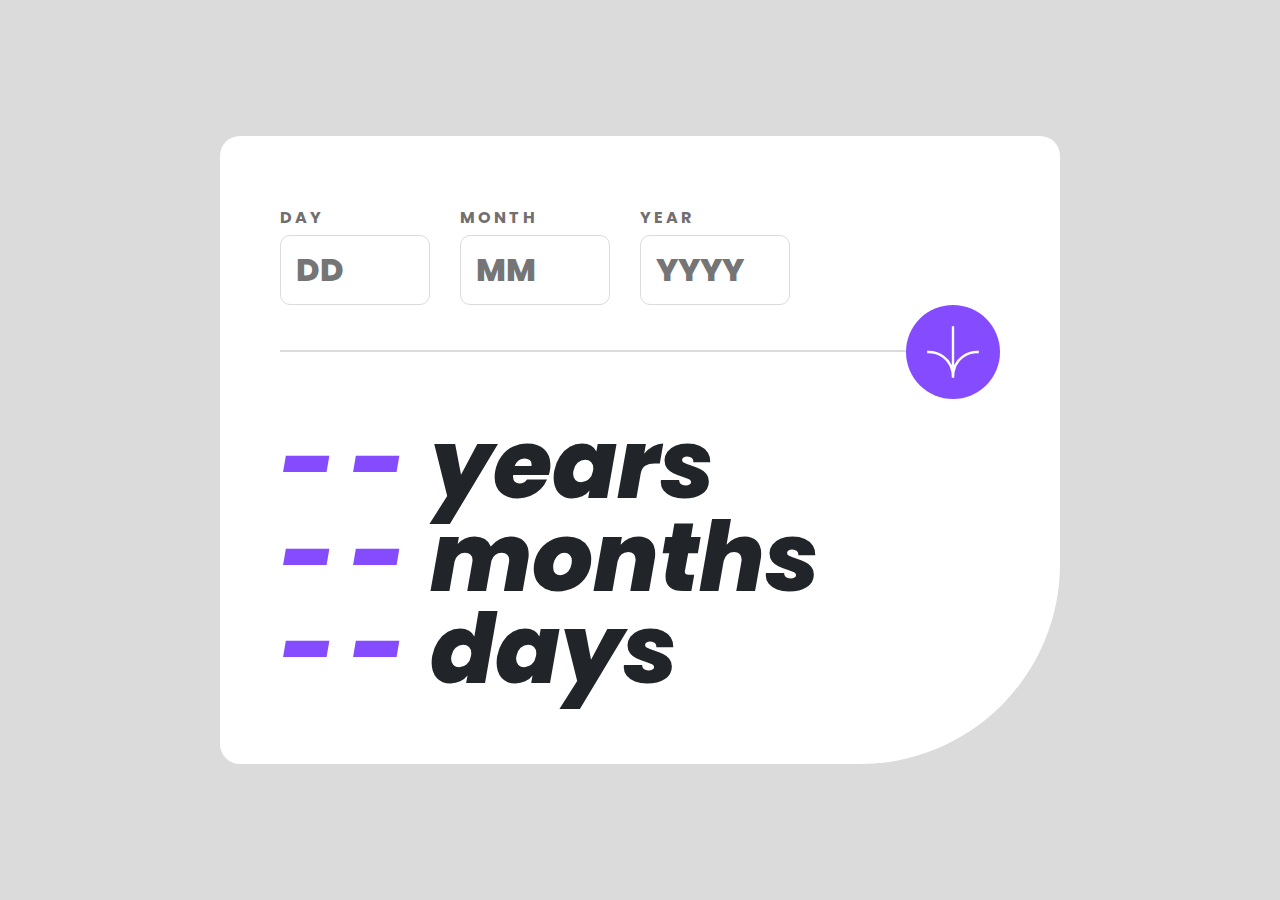
<file: age-calculator-app/index.html>
<!DOCTYPE html>
<html lang="en">
<head>
	<meta charset="UTF-8">
	<meta name="viewport" content="width=device-width, initial-scale=1.0">
	<link rel="icon" type="image/png" sizes="32x32" href="./assets/images/favicon-32x32.png">
	<link rel="stylesheet" href="./css/main.css">
	<link rel="stylesheet" href="./css/media.css">
	<title>Frontend Mentor | Age calculator app</title>
</head>
<body>
	<main>
		<section>
			<form action="">
				<div class="inputDate">
					<div class="numDate">
						<label for="">Day</label>
						<input type="text" placeholder="DD" data-digit="day">
						<p class="warning"></p>
					</div>
					
					<div class="numDate">
						<label for="">Month</label>
						<input type="text" placeholder="MM" data-digit="month">
						<p class="warning"></p>
					</div>

					<div class="numDate">
						<label for="">Year</label>
						<input type="text" placeholder="YYYY" data-digit="year">
						<p class="warning"></p>
					</div>
				</div>
				<div class="btndiv">
					<button id="calcular" type="button"><img src="./assets/images/icon-arrow.svg" alt=""></button>
				</div>
			</form>
		</section>
		<section>
			<div class="output">
				<p><span id="year">--</span>years</p>
				<p><span id="month">--</span>months</p>
				<p><span id="day">--</span>days</p>
			</div>
		</section>
	</main>
	<script src="./js/index.js"></script>
</body>
</html>
</file>
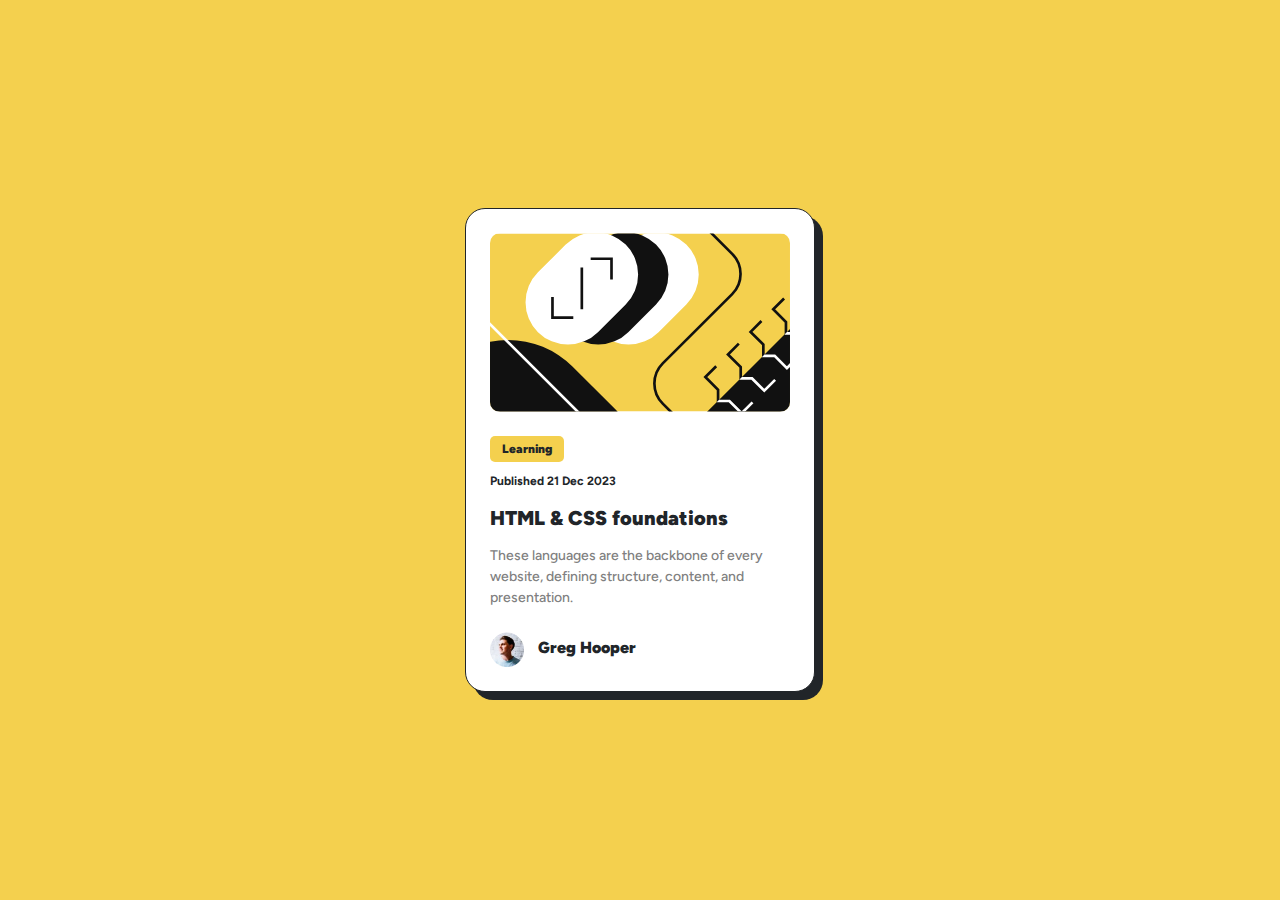
<file: blog-preview-card/index.html>
<!DOCTYPE html>
<html lang="en">
<head>
  <meta charset="UTF-8">
  <meta name="viewport" content="width=device-width, initial-scale=1.0"> 
  <link rel="icon" type="image/png" sizes="32x32" href="./assets/images/favicon-32x32.png">
  <link rel="stylesheet" href="./css/reboot.css">
  <link rel="stylesheet" href="./css/style.css">
  <title>Frontend Mentor | Blog preview card</title>
</head>
<body>
    <div id="container">
        <div id="blog-image">
            <img src="./assets/images/illustration-article.svg" alt="blog-image">
        </div>
        <div id="content">
            <em>Learning</em>
            <p style="font-size: 12px; font-weight: 700;">Published 21 Dec 2023</p>
            <h1>HTML & CSS foundations</h1>
            <p class = "descrition">
                These languages are the backbone of every website, defining structure, content, and presentation.
            </p>
            <div id="autor">
                <img src="./assets/images/image-avatar.webp" alt="avatar">
                <em style="font-weight: 900; font-style: normal;">Greg Hooper</em>
            </div>
            
        </div>
    </div>
    

 
  
</body>
</html>
</file>
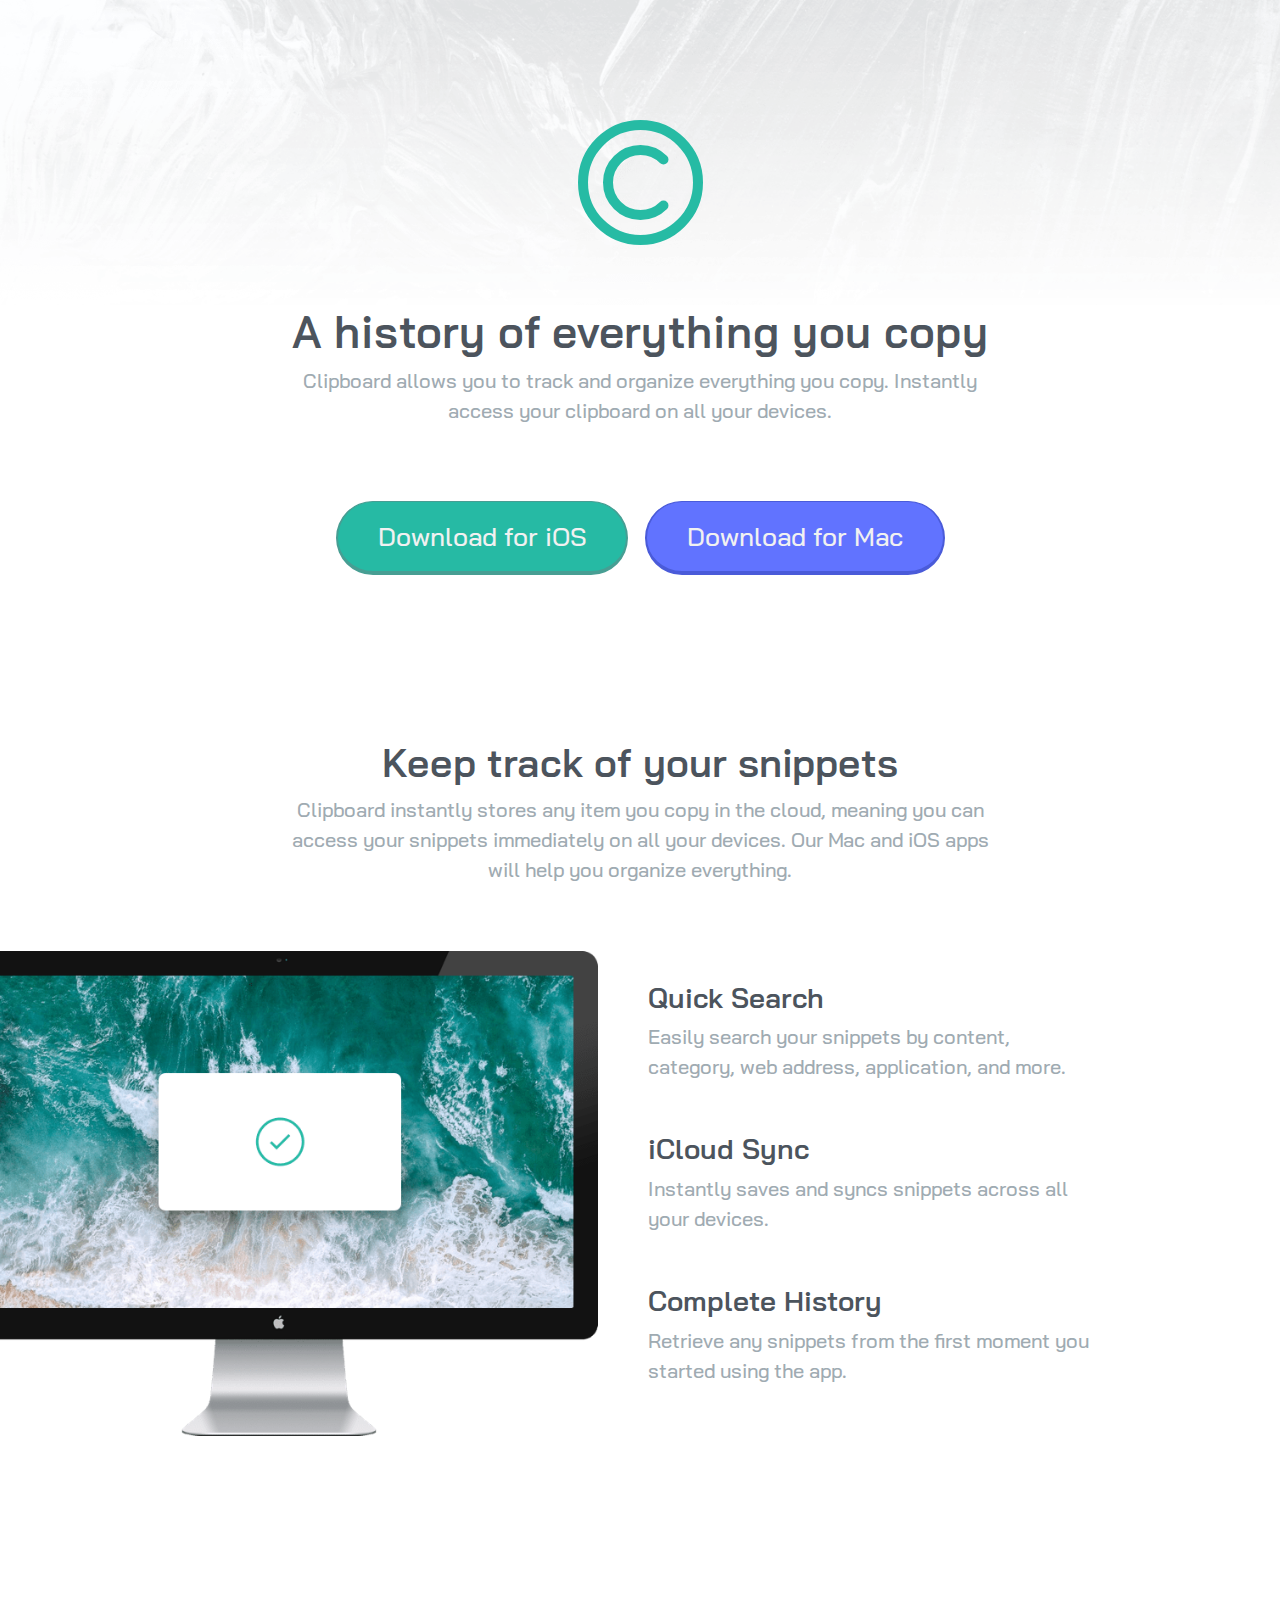
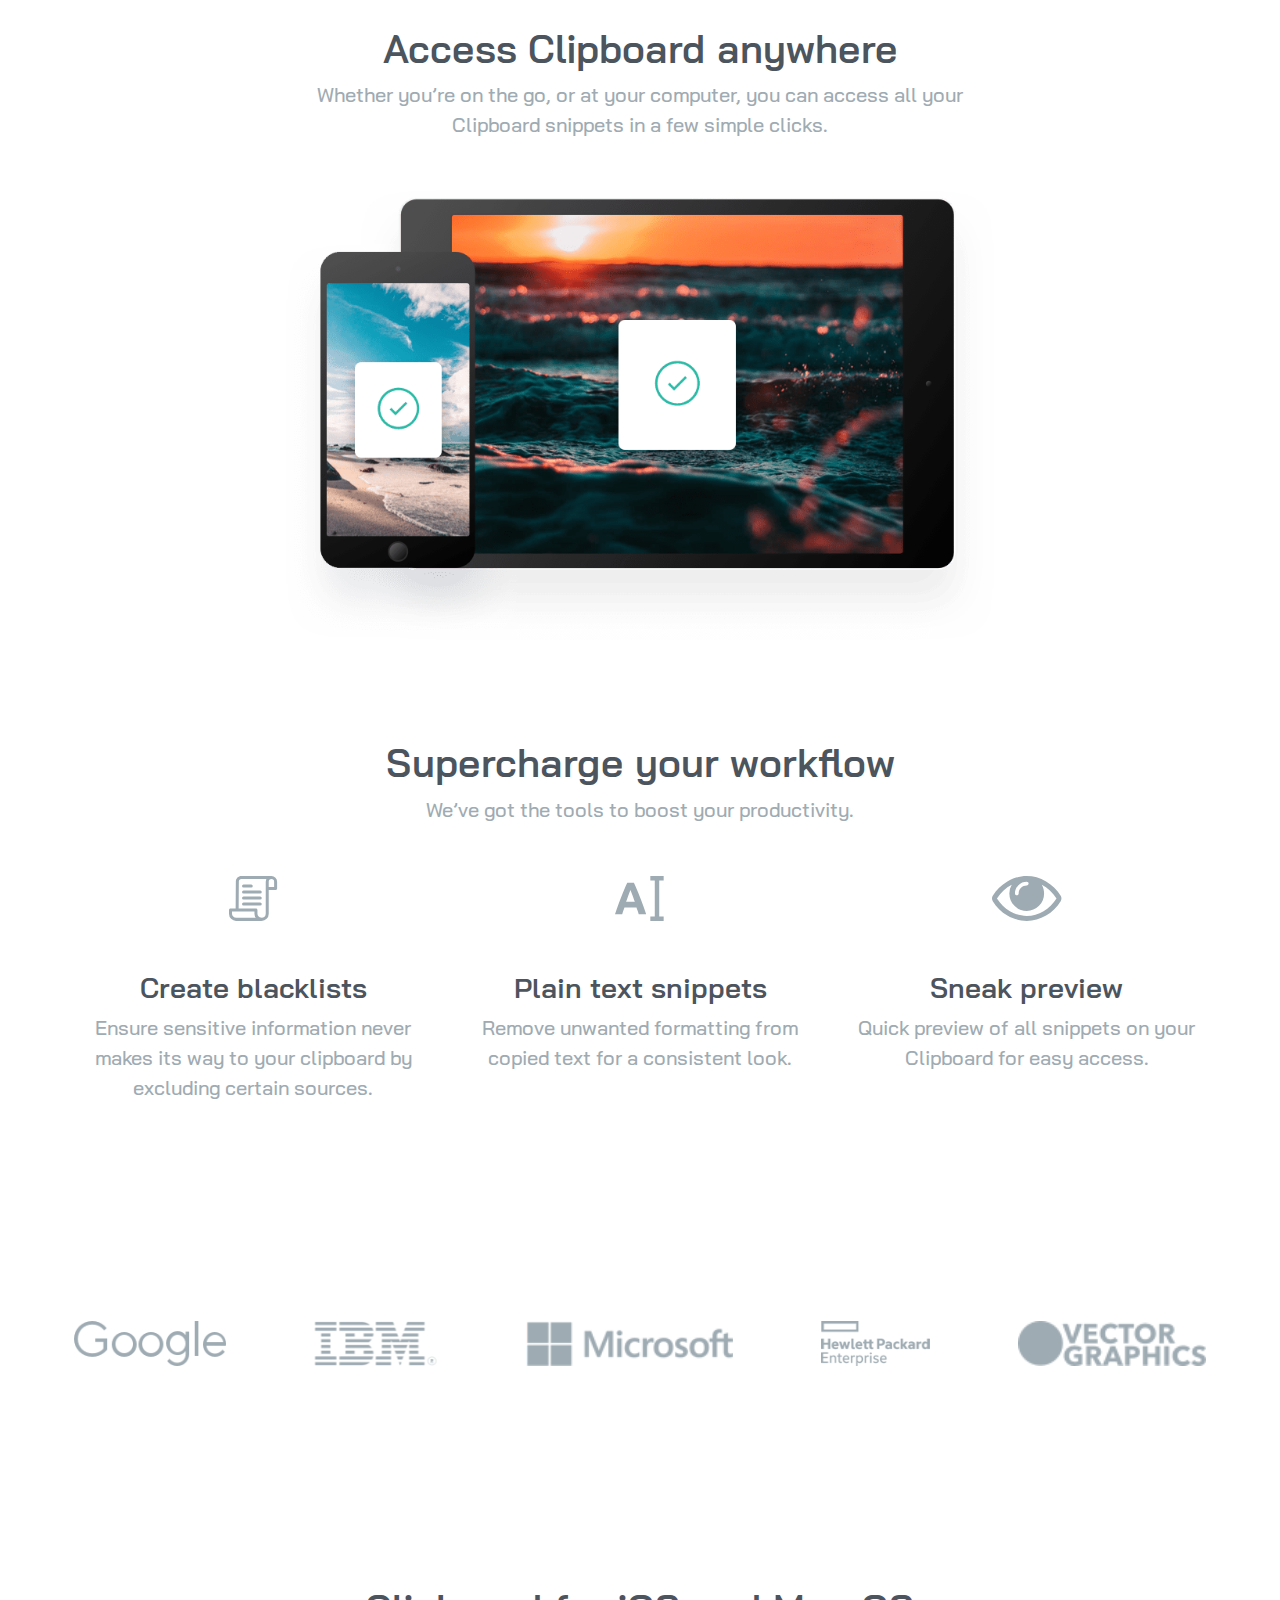
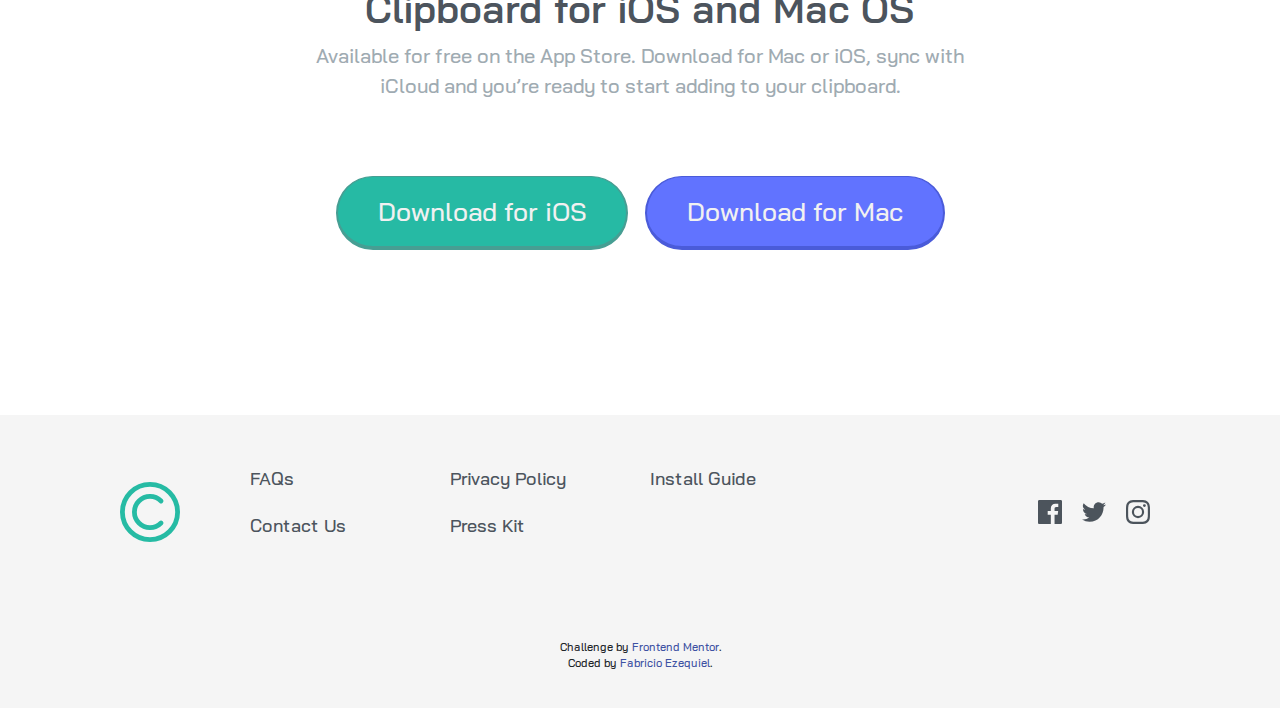
<file: clipboard-landing-page-master/index.html>
<!DOCTYPE html>
<html lang="en">
<head>
  <meta charset="UTF-8">
  <meta name="viewport" content="width=device-width, initial-scale=1.0"> 
  <link rel="icon" type="image/png" sizes="32x32" href="./images/favicon-32x32.png">
  <link rel="stylesheet" href="./css/reboot.css">
	<link rel="stylesheet" href="./css/style.css">
  <title>Frontend Mentor | Clipboard landing page</title>

</head>
<body>
    <header>
        <img src="./images/logo.svg" alt="logo">
    </header>
    <section class="download-links midwidth">
        <h1 class="darkgrayblue">A history of everything you copy</h1>
        <p class="grayishBlue">Clipboard allows you to track and organize everything you copy. Instantly access your clipboard on all your devices.
        </p>
        <a href="" class="aIos">Download for iOS</a>
        <a href="" class="aMac">Download for Mac</a>
    </section>
    <section>
        <div class="midwidth">
            <h2 class="darkgrayblue">Keep track of your snippets</h2>
            <p class="grayishBlue">
                Clipboard instantly stores any item you copy in the cloud, 
                meaning you can access your snippets immediately on all your 
                devices. Our Mac and iOS apps will help you organize everything.
            </p>
        </div>
        <div id="subsectionpc">
            <img src="./images/image-computer.png" alt="pc">
            <div id="subsectionpc-text">
                <h3 class="darkgrayblue">Quick Search</h3>
                <p class="grayishBlue">Easily search your snippets by content, category, web address, application, and more.</p>
                <h3 class="darkgrayblue">iCloud Sync</h3>
                <p class="grayishBlue">Instantly saves and syncs snippets across all your devices.</p>
                <h3 class="darkgrayblue">Complete History</h3>
                <p class="grayishBlue">Retrieve any snippets from the first moment you started using the app.</p>
            </div>
        </div>
    </section>
    <section id="clipboard" class="midwidth">
        <h2 class="darkgrayblue">Access Clipboard anywhere</h2>
        <p class="grayishBlue">
            Whether you’re on the go, or at your computer, you can access all your Clipboard 
            snippets in a few simple clicks.
        </p>
        <img src="./images/image-devices.png" alt="devices">
    </section>
    <section id="workflows-section">
        <div class="midwidth">
            <h2 class="darkgrayblue">Supercharge your workflow</h2>
            <p class="grayishBlue">We’ve got the tools to boost your productivity.</p>
        </div>
        
        <div id="workflow-container">
            <div class="workflow">
                <img src="./images/icon-blacklist.svg" alt="">
                <h3 class="darkgrayblue">Create blacklists</h3>
                <p class="grayishBlue">
                    Ensure sensitive information never makes its way to your clipboard by excluding certain sources.
                </p>
            </div>
            <div class="workflow">
                <img src="./images/icon-text.svg" alt="">
                <h3 class="darkgrayblue">Plain text snippets</h3>
                <p class="grayishBlue">Remove unwanted formatting from copied text for a consistent look.</p>
            </div>
            <div class="workflow">
                <img src="./images/icon-preview.svg" alt="">
                <h3 class="darkgrayblue">Sneak preview</h3>
                <p class="grayishBlue">Quick preview of all snippets on your Clipboard for easy access.</p>
            </div>
        </div>
    </section>
    <section id="logos">
        <img src="./images/logo-google.png" alt="">
        <img src="./images/logo-ibm.png" alt="">
        <img src="./images/logo-microsoft.png" alt="">
        <img src="images/logo-hp.png" alt="">
        <img src="./images/logo-vector-graphics.png" alt="">
    </section>
    <section class="download-links midwidth">
        <h2 class="darkgrayblue">Clipboard for iOS and Mac OS</h2>
        <p class="grayishBlue">
            Available for free on the App Store. Download for Mac or iOS, sync with iCloud 
            and you’re ready to start adding to your clipboard.
        </p>
        <a href="" class="aIos">Download for iOS</a>
        <a href="" class="aMac">Download for Mac</a>
    </section>
    <footer>
        <div id="container-footer">
            <div id="logo">
                <img src="./images/logo.svg" alt="logo">
            </div>
            <div id="linksFooter">
                <div>
                    <a href="">FAQs</a>
                    <a href="">Contact Us</a>
                </div>
                <div>
                    <a href="">Privacy Policy</a>
                    <a href="">Press Kit</a>
                </div>
                <div>
                    <a href="">Install Guide</a>
                </div>
            </div>
            <div id="social">
                <a href=""></a>
                <!-- <a href=""><img src="./images/icon-twitter.svg" alt=""></a> -->
                <a href=""></a>
                <a href=""></a>
            </div>
        </div>
        
        <div>
            <p class="attribution">
              Challenge by <a href="https://www.frontendmentor.io?ref=challenge" target="_blank">Frontend Mentor</a>. <br>
              Coded by <a href="#">Fabricio Ezequiel</a>.
            </p>
        </div>
    </footer>
</body>
</html>
</file>
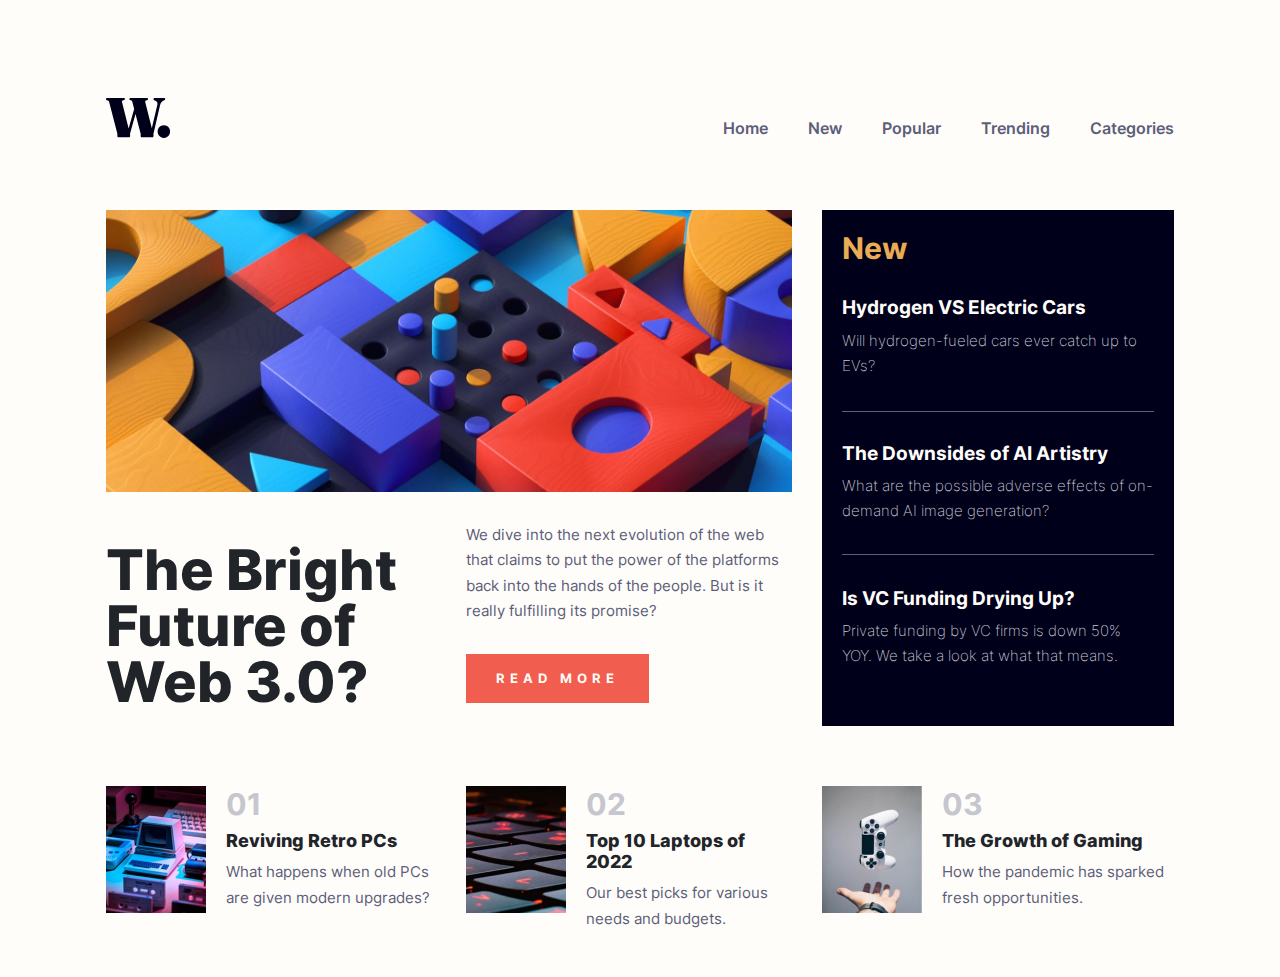
<file: news-homepage-main/index.html>
<!DOCTYPE html>
<html lang="en">

<head>
    <meta charset="UTF-8">
    <meta name="viewport" content="width=device-width, initial-scale=1.0">
    <link rel="icon" type="image/png" sizes="32x32" href="./assets/images/favicon-32x32.png">
    <link rel="stylesheet" href="./css/reset.css">
    <link rel="stylesheet" href="./css/style.css">
    <title>Frontend Mentor | News homepage</title>
</head>

<body>
    <div class="container">
        <header>
            <div id="logo">
                <img src="./assets/images/logo.svg" alt="logo">
            </div>
            <nav id="nav-bar">
                <div id="mob-menu-icon">
                    <img src="./assets/images/icon-menu.svg" alt="mob-menu">
                </div>
                <div id="links">
                    <div id="mob-menu-close">
                        <img src="./assets/images/icon-menu-close.svg" alt="mob-menu">
                    </div>
                    <ul class="links-li">
                        <li><a href="">Home</a></li>
                        <li><a href="">New</a></li>
                        <li><a href="">Popular</a></li>
                        <li><a href="">Trending</a></li>
                        <li><a href="">Categories</a></li>
                    </ul>
                </div> 
            </nav>
        </header>
        <section class="banner">
            <picture>
                <source media="(min-width:600px)" srcset="./assets/images/image-web-3-desktop.jpg">
                <img src="./assets/images/image-web-3-mobile.jpg" alt="">
            </picture>   
        </section>
        <section class="intro-banner">
            <h1>The Bright Future of Web 3.0?</h1>
        </section>
        <section class="intro-text">
            <p>
                We dive into the next evolution of the web that claims to put the power of the platforms back into the
                hands of the people.
                But is it really fulfilling its promise?
            </p>
            <a href="" class="intro-btn-more">Read more</a>
        </section>
        <section class="articles-news">
            <h2>New</h2>
            <article class="news">
                <h3>Hydrogen VS Electric Cars</h3>
                <p>Will hydrogen-fueled cars ever catch up to EVs?</p>
            </article>
            <article class="news flat">
                <h3>The Downsides of AI Artistry</h3>
                <p>What are the possible adverse effects of on-demand AI image generation?</p>
            </article>
            <article class="news">
                <h3>Is VC Funding Drying Up?</h3>
                <p>Private funding by VC firms is down 50% YOY. We take a look at what that means.</p>
            </article>
        </section>
        <article class="numbered">
            <img src="./assets/images/image-retro-pcs.jpg" alt="">
            <div class="numbered-text">
                <h2>01</h2>
                <h3>Reviving Retro PCs</h3>
                <p>What happens when old PCs are given modern upgrades?</p>
            </div>
        </article>
        <article class="numbered">
            <img src="./assets/images/image-top-laptops.jpg" alt="">
            <div class="numbered-text">
                <h2>02</h2>
                <h3>Top 10 Laptops of 2022</h3>
                <p>Our best picks for various needs and budgets.</p>
            </div>
        </article>
        <article class="numbered">
            <img src="./assets/images/image-gaming-growth.jpg" alt="">
            <div class="numbered-text">
                <h2>03</h2>
                <h3>The Growth of Gaming</h3>
                <p>How the pandemic has sparked fresh opportunities.</p>
            </div>
        </article>
    </div>
    <script src="./js/script.js"></script>
</body>

</html>
</file>
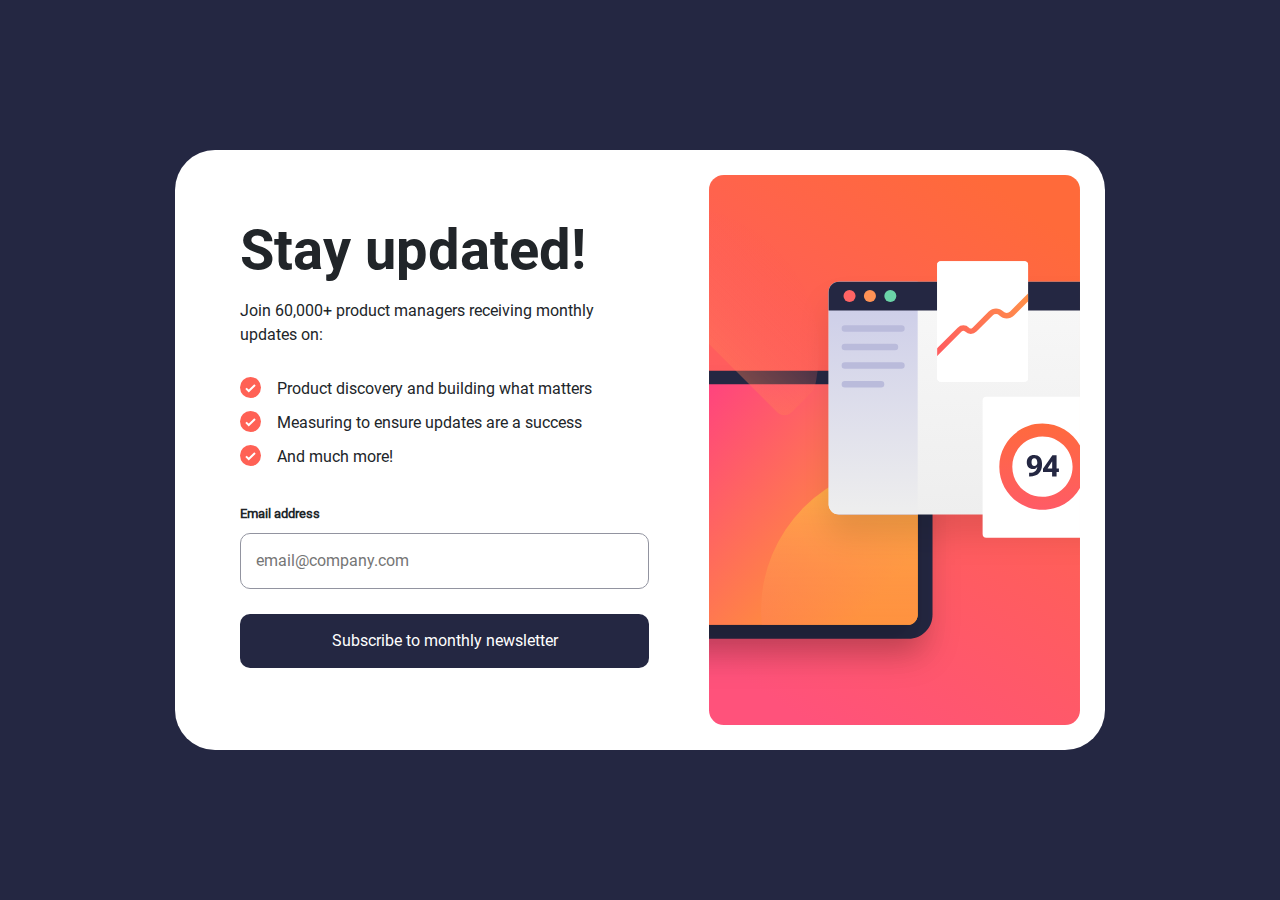
<file: newsletter-sign-up-with-success-message-main/index.html>
<!DOCTYPE html>
<html lang="en">
<head>
    <meta charset="UTF-8">
    <meta name="viewport" content="width=device-width, initial-scale=1.0">
    <link rel="icon" type="image/png" sizes="32x32" href="./assets/images/favicon-32x32.png">
    <link rel="stylesheet" href="./css/reset.css">
    <link rel="stylesheet" href="./css/style.css">
    <title>Frontend Mentor | Newsletter sign-up form with success message</title>
</head>
<body>
    <div id="main">
        <div id="container-main">
            <div id="ilustration">
                <img src="./assets/images/illustration-sign-up-mobile.svg" alt="ilustration-banner">
                <!-- <img src="./assets/images/illustration-sign-up-desktop.svg" alt="ilustration-banner"> -->
            </div>
            <div id="content">
                <h1>Stay updated!</h1>
                <p>Join 60,000+ product managers receiving monthly updates on:</p>
                <ul>
                    <li>Product discovery and building what matters</li>
                    <li>Measuring to ensure updates are a success</li>
                    <li>And much more!</li>
                </ul>
                <form>
                    <span id="error">Valid email required</span>
                    <label for="email">Email address</label>
                    <input type="text" id="email" class = "email" placeholder="email@company.com">
                    <input type="button" value="Subscribe to monthly newsletter" id="submit">                
                </form>
            </div>
        </div>
    </div>
    <div id="sec">
        <div id="container-sec">
            <div id="message">
                <img src="./assets/images/icon-success.svg" alt="sucess">
            
                <h1>Thanks for subscribing!</h1>
                <p>A confirmation email has been sent to <span>ash@loremcompany.com</span>.
                Please open it and click the button inside to confirm your subscription.</p>
            </div>
            <input type="button" value="Dismiss message" id="dismiss"> 
        </div>
    </div>

    <script src="./js/script.js"></script>
</body>
</html>
</file>
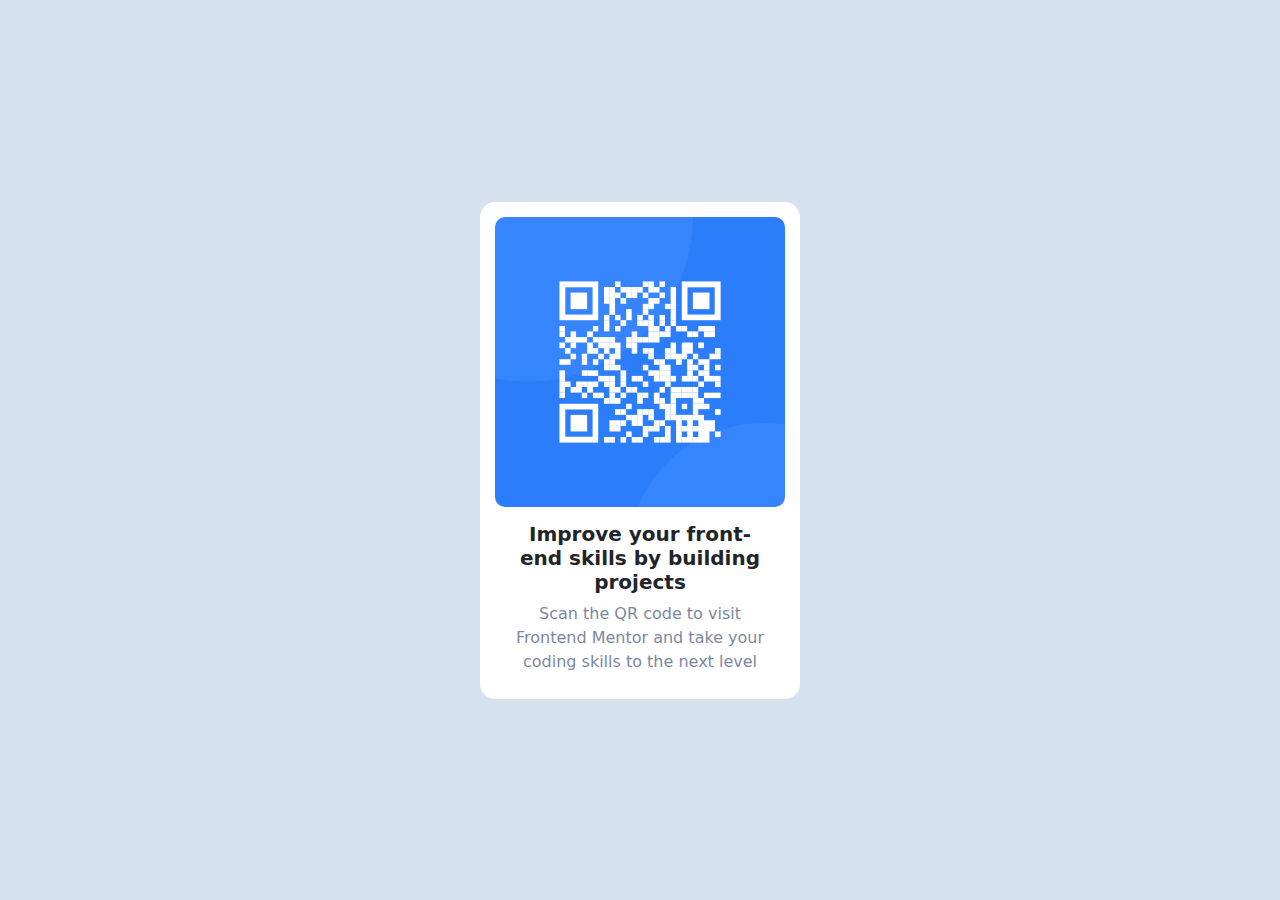
<file: qr-code-component-main/index.html>
<!DOCTYPE html>
<html lang="en">
<head>
  <meta charset="UTF-8">
  <meta name="viewport" content="width=device-width, initial-scale=1.0"> 
  <link rel="icon" type="image/png" sizes="32x32" href="./images/favicon-32x32.png">
  <link rel="stylesheet" href="./styles/reboot.css">
  <link rel="stylesheet" href="./styles/style.css">
  <title>Frontend Mentor | QR code component</title>
</head>
<body>
  <main>
    <div id="content">
      <div id="image">
        <img src="./images/image-qr-code.png">
      </div>
      <div id="info">
        <h5>Improve your front-end skills by building projects</h5>
        <p>Scan the QR code to visit Frontend Mentor and take your coding skills to the next level</p>
      </div> 
    </div>      
  </main>
</body>
</html>
</file>
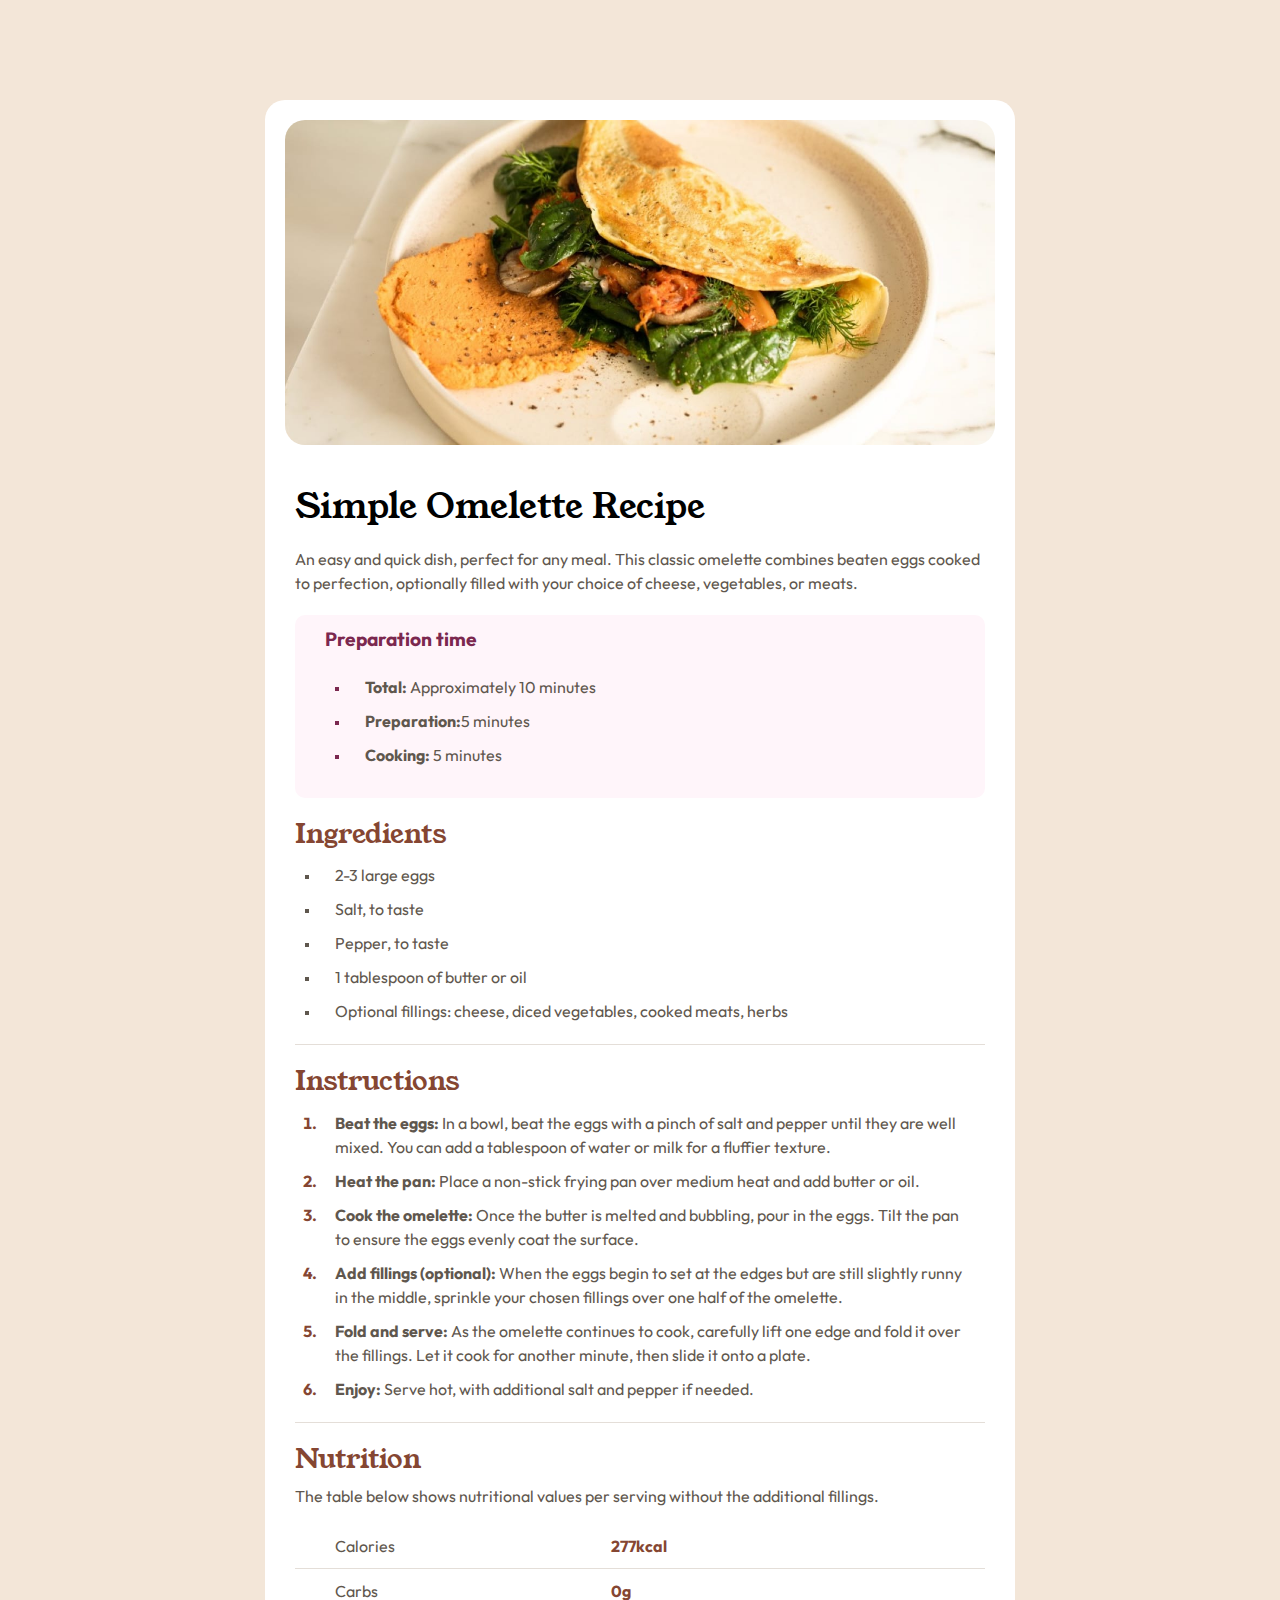
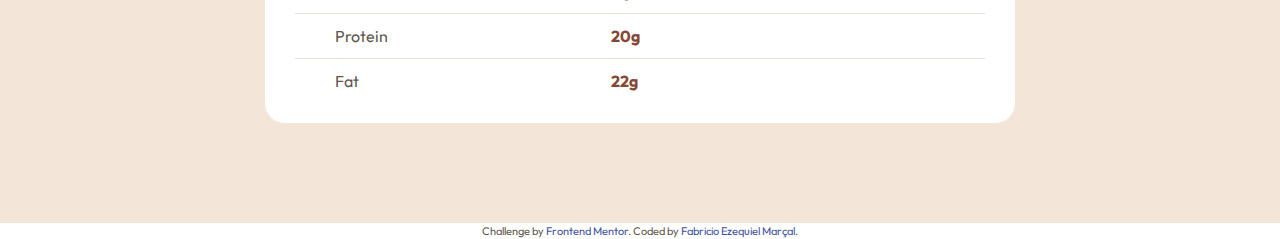
<file: recipe-page-main/index.html>
<!DOCTYPE html>
<html lang="en">
<head>
	<meta charset="UTF-8">
	<meta name="viewport" content="width=device-width, initial-scale=1.0">
	<link rel="icon" type="image/png" sizes="32x32" href="./assets/images/favicon-32x32.png">
	<link rel="stylesheet" href="./css/reboot.css">
	<link rel="stylesheet" href="./css/style.css">

	<title>Frontend Mentor | Recipe page</title>
	<style>
		.attribution {
			font-size: 11px;
			text-align: center;
			background-color: #fff;
		}

		.attribution a {
			color: hsl(228, 45%, 44%);
			text-decoration: none;
		}
	</style>
</head>

<body>
	<div id="content">
		<header>
			<div id="banner">
				<img src="./assets/images/image-omelette.jpeg" alt="top">
			</div>
			<section>
				<h1>Simple Omelette Recipe</h1>
				<p>
					An easy and quick dish, perfect for any meal. This classic omelette combines beaten eggs cooked to perfection, optionally filled with your choice of cheese, vegetables, or meats.
				</p>
			</section>
		</header>
		<section>
			<div id="destaque">
				<p>Preparation time</p>
				<ul>
					<li><strong>Total:</strong> Approximately 10 minutes</li>
					<li><strong>Preparation:</strong>5 minutes</li>
					<li><Strong>Cooking:</Strong> 5 minutes</li>
				</ul>
			</div>
		</section>
		<section>
			<h2>Ingredients</h2>
			<ul>
				<li>2-3 large eggs</li>
				<li>Salt, to taste</li>
				<li>Pepper, to taste</li>
				<li>1 tablespoon of butter or oil</li>
				<li>Optional fillings: cheese, diced vegetables, cooked meats, herbs</li>
			</ul>
		</section>
		<section>
			<h2>Instructions</h2>
			<ol>
				<li><strong>Beat the eggs:</strong> In a bowl, beat the eggs with a pinch of salt and pepper until they are well mixed.
					You can add a tablespoon of water or milk for a fluffier texture.
				</li>
				<li>
					<strong>Heat the pan:</strong> Place a non-stick frying pan over medium heat and add butter or oil.
				</li>
				<li>
					<strong>Cook the omelette:</strong> Once the butter is melted and bubbling, pour in the eggs. Tilt the pan to ensure
					the eggs evenly coat the surface.
				</li>
				<li>
					<strong>Add fillings (optional):</strong> When the eggs begin to set at the edges but are still slightly runny in the
					middle,
					sprinkle your chosen fillings over one half of the omelette.
				</li>
				<li>
					<strong>Fold and serve:</strong> As the omelette continues to cook, carefully lift one edge and fold it over the
					fillings. Let it cook for another minute, then slide it onto a plate.
				</li>
				<li>
					<strong>Enjoy:</strong> Serve hot, with additional salt and pepper if needed.
				</li>
			</ol>
		</section>
		<section>
			<h2>Nutrition</h2>
			<p> The table below shows nutritional values per serving without the additional fillings.</p>
			<table>
				<tbody>
					<tr>
						<td>Calories</td>
						<td>277kcal</td>
					</tr>
					<tr>
						<td>Carbs</td>
						<td>0g</td>
					</tr>
					<tr>
						<td>Protein</td>
						<td>20g</td>
					</tr>
					<tr>
						<td>Fat</td>
						<td>22g</td>
					</tr>
				</tbody>
			</table>
		</section>
	</div>
	<div class="attribution">
		Challenge by <a href="https://www.frontendmentor.io?ref=challenge" target="_blank">Frontend Mentor</a>.
		Coded by <a href="#">Fabricio Ezequiel Marçal</a>.
	</div>
</body>
</html>
</file>
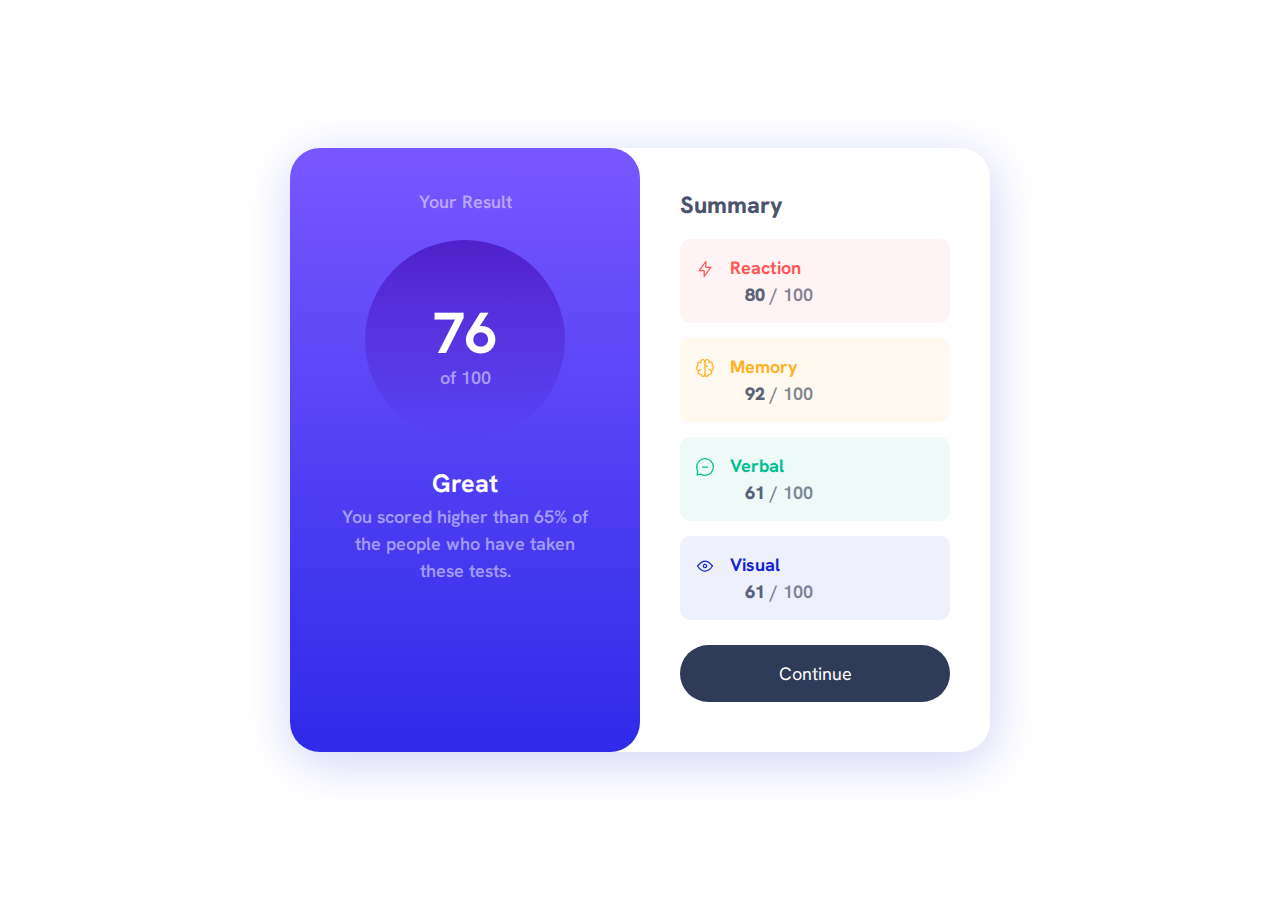
<file: results-summary-component-main/index.html>
<!DOCTYPE html>
<html lang="en">
<head>
  <meta charset="UTF-8">
  <meta name="viewport" content="width=device-width, initial-scale=1.0">
  <link rel="icon" type="image/png" sizes="32x32" href="./assets/images/favicon-32x32.png">
  <link rel="stylesheet" href="./css/reboot.css">
  <link rel="stylesheet" href="./css/style.css">

  <title>Frontend Mentor | Results summary component</title>

</head>
<body>
    <div class="container">
        <div class="content-result">
            <p>Your Result</p>
            <div id="score">               
                <strong>76</strong>
                <p>of 100</p>      
            </div>      
            <strong>Great</strong>
            <p>You scored higher than 65% of the people who have taken these tests.</p>
        </div>
        <div class="content-summary">
            <p class="sum-title">Summary</p>
            <div class="score2 t1">
                <span class="score2-t1">
                    <img src="./assets/images/icon-reaction.svg" alt="rea"> Reaction
                </span>
                <span><strong>80</strong> / 100</span>
            </div>
            <div class="score2 t2">
                <span class="score2-t2">
                    <img src="./assets/images/icon-memory.svg" alt="rea">  Memory
                </span>
                <span><strong>92</strong> / 100</span>
            </div>
            <div class="score2 t3">
                <span class="score2-t3">
                    <img src="./assets/images/icon-verbal.svg" alt="rea">  Verbal
                </span>
                <span><strong>61</strong> / 100</span>
            </div>
            <div class="score2 t4">
                <span class="score2-t4">
                    <img src="./assets/images/icon-visual.svg" alt="rea"> Visual
                </span>
                <span><strong>61</strong> / 100</span>
            </div>
            <button>Continue</button>
        </div>
    </div>
</body>
</html>
</file>
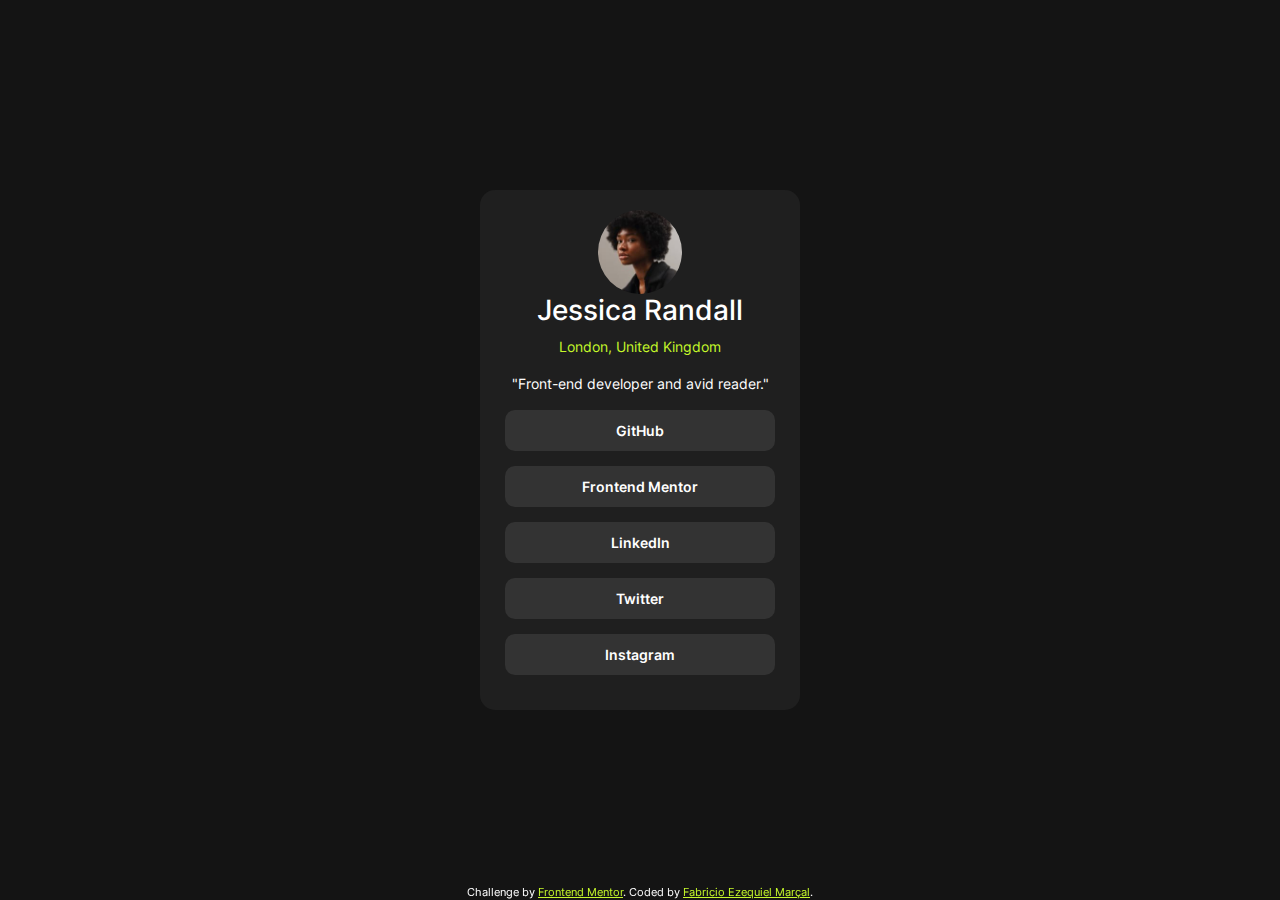
<file: social-links-profile-main/index.html>
<!DOCTYPE html>
<html lang="en">
<head>
	<meta charset="UTF-8">
	<meta name="viewport" content="width=device-width, initial-scale=1.0">
	<link rel="icon" type="image/png" sizes="32x32" href="./assets/images/favicon-32x32.png">
	<link rel="stylesheet" href="./css/reboot.css">
	<link rel="stylesheet" href="./css/style.css">
	<title>Frontend Mentor | Social links profile</title>
</head>
<body>
	<div id="container">
		<header>
			<img src="./assets/images/avatar-jessica.jpeg" alt="avatar">
			<h1>Jessica Randall</h1>
			<p>London, United Kingdom</p>
			<p>"Front-end developer and avid reader."</p>
		</header>
		<section id="links">
			<a href="">GitHub</a>
			<a href="">Frontend Mentor</a>
			<a href="">LinkedIn</a>
			<a href="">Twitter</a>
			<a href="">Instagram</a>
		</section>
	</div>
	<div class="attribution">
		Challenge by <a href="https://www.frontendmentor.io?ref=challenge" target="_blank">Frontend Mentor</a>. 
		Coded by <a href="#">Fabricio Ezequiel Marçal</a>.
	</div>
</body>
</html>
</file>
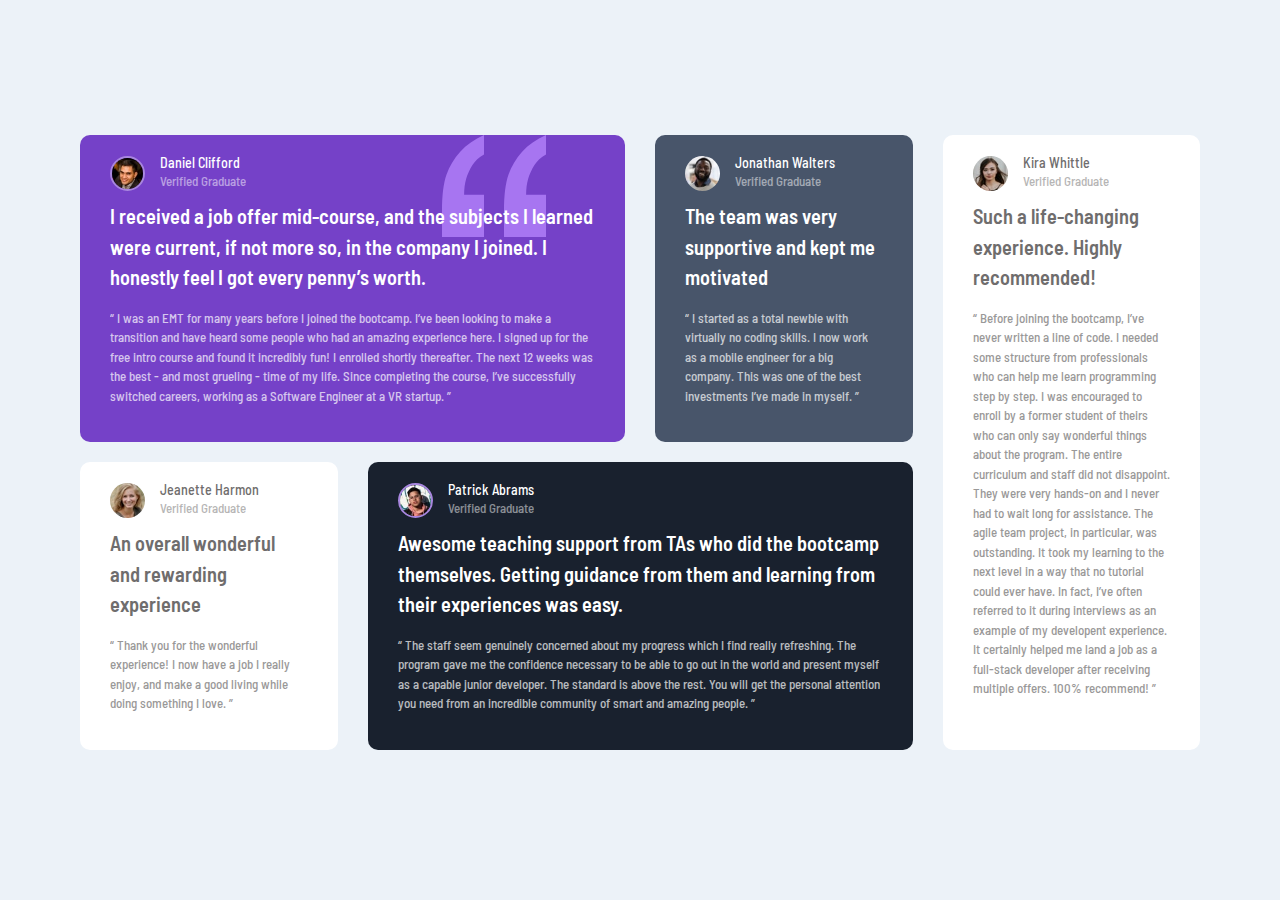
<file: testimonials-grid-section-main/index.html>
<!DOCTYPE html>
<html lang="en">

<head>
    <meta charset="UTF-8">
    <meta name="viewport" content="width=device-width, initial-scale=1.0">
    <link rel="icon" type="image/png" sizes="32x32" href="./images/favicon-32x32.png">
    <link rel="stylesheet" href="./css/reboot.css">
    <link rel="stylesheet" href="./css/style.css">
    <link rel="preconnect" href="https://fonts.googleapis.com">
    <link rel="preconnect" href="https://fonts.gstatic.com" crossorigin>
    <link
        href="https://fonts.googleapis.com/css2?family=Barlow+Semi+Condensed:ital,wght@0,100;0,200;0,300;0,400;0,500;0,600;0,700;0,800;0,900;1,100;1,200;1,300;1,400;1,500;1,600;1,700;1,800;1,900&display=swap"
        rel="stylesheet">
    <title>Frontend Mentor | [Challenge Name Here]</title>
</head>

<body>
    <div id="container">
        <article class = "art1">
            <header>
                <img src="./images/image-daniel.jpg" alt="avatar" class="bddesta">
                <div class="header-text">
                    <h1>Daniel Clifford</h1>
                    <p>Verified Graduate</p>
                </div>
            </header>
            <p class="destaque">
                I received a job offer mid-course, and the subjects I learned were current, if not more so,
                in the company I joined. I honestly feel I got every penny’s worth.
            </p>
            <p class="quotes">
                “ I was an EMT for many years before I joined the bootcamp. I’ve been looking to make a transition and
                have heard some people who had an amazing experience here. I signed up for the free intro course and
                found it incredibly fun! I enrolled shortly thereafter. The next 12 weeks was the best - and most
                grueling - time of my life. Since completing the course, I’ve successfully switched careers, working as
                a Software Engineer at a VR startup. ”
            </p>
        </article>
        <article class = "art2">
            <header>
                <img src="./images/image-jonathan.jpg" alt="avatar">
                <div class="header-text">
                    <h1>Jonathan Walters</h1>
                    <p>Verified Graduate</p>
                </div>
            </header>
            <p class="destaque">
                The team was very supportive and kept me motivated
            </p>
            <p class="quotes">
                “ I started as a total newbie with virtually no coding skills. I now work as a mobile engineer for a big
                company. This was one of the best investments I’ve made in myself. ”
            </p>
        </article>
        <article class = "art3">
            <header>
                <img src="./images/image-jeanette.jpg" alt="avatar">
                <div class="header-text">
                    <h1>Jeanette Harmon</h1>
                    <P>Verified Graduate</P>
                </div>
            </header>
            <p class="destaque">
                An overall wonderful and rewarding experience
            </p>
            <p class="quotes">
                “ Thank you for the wonderful experience! I now have a job I really enjoy, and make a good living while
                doing something I love. ”
            </p>
        </article>
        <article class = "art4">
            <header>
                <img src="./images/image-patrick.jpg" alt="avatar" class="bddesta">
                <div class="header-text">
                    <h1>Patrick Abrams</h1>
                    <p>Verified Graduate</p>
                </div>
            </header>
            <p class="destaque">
                Awesome teaching support from TAs who did the bootcamp themselves. Getting guidance from them and
                learning from their experiences was easy.
            </p>
            <p class="quotes">
                “ The staff seem genuinely concerned about my progress which I find really refreshing. The program gave
                me the confidence necessary to be able to go out in the world and present myself as a capable junior
                developer. The standard is above the rest. You will get the personal attention you need from an
                incredible community of smart and amazing people. ”
            </p>
        </article>
        <article class = "art5">
            <header>
                <img src="./images/image-kira.jpg" alt="avatar">
                <div class="header-text">
                    <h1>Kira Whittle</h1>
                    <p>Verified Graduate</p>
                </div>
            </header>
            <p class="destaque">
                Such a life-changing experience. Highly recommended!
            </p>
            <p class="quotes">
                “ Before joining the bootcamp, I’ve never written a line of code. I needed some structure from professionals who can help me learn programming step by step. I was encouraged to enroll by a former student of theirs who can only say wonderful things about the program. The entire curriculum and staff did not disappoint. They were very hands-on and I never had to wait long for assistance. The agile team project, in particular, was outstanding. It took my learning to the next level in a way that no tutorial could ever have. In fact, I’ve often referred to it during interviews as an example of my developent experience. It certainly helped me land a job as a full-stack developer after receiving multiple offers. 100% recommend! ”
            </p>



        </article>
    </div>
</body>

</html>
</file>
<file: age-calculator-app/css/media.css>
@media screen and (max-width:600px){
    main{
        min-width: 345px;
        max-width: 400px;
    }
}

@media screen and (min-width:601px){
    body{
        align-items: center;
    }
    main{
        max-width: 575px;
        width: 100%;
        padding: 40px 60px;
       
    }
    .btndiv{
        justify-content: end;
    }
    
    .inputDate{
        justify-content: unset;
        margin-bottom: 45px;
    }
    .numDate{
        margin-right: 30px;
        max-width: 150px;
    }
    .output p{
        font-size: 2em;
    }
    .warning{
        font-size: 0.4em;
    }

}

@media screen and (min-width:992px){
    main{
        max-width: 840px; 
        border-bottom-right-radius: 200px;
    }

    .numDate input{
        font-size: 1em;
        /* margin-right: 30px; */
        /* width: 100%; */
    }

    .numDate label {
        font-size: 0.5em;
    }

    button{
        top: -45px;
    }

    button img{
        width: 54px;
        height: 54px;
    }
    .output p{
        font-size: 3em;
    }
    .output span{
       letter-spacing: 15px;
    }
}


@media screen and (orientation:landscape) and (max-height:600px){
    body{
        align-items: start;
    }
    main{
        margin: 20px;
    }
}
@media screen and (min-height:600px){
    main{
        /* transform: scale(0.8,0.8); */
    }
}
</file>
<file: blog-preview-card/css/style.css>
@font-face {
    font-family: Figtree;
    src: url('../assets/fonts/Figtree-VariableFont_wght.ttf');
}

body{
    font-size: 16px;
    font-family: Figtree;
    font-weight: 500;
    background-color:  hsl(47, 88%, 63%);
}

#container{
    background-color: hsl(0, 0%, 100%);
    /* margin:25px auto;  testando position para centralizar*/
    padding: 24px;
    min-width: 327px;
    max-width: 350px;
    border:1px solid;
    border-radius: 20px;
    position: absolute;
    top:50%;
    left: 50%;
    transform: translate(-50%, -50%);
    box-shadow: 8px 8px;
}

#blog-image img{
    width: 100%;
    display: block;
    border-radius: 10px;
    margin-bottom: 24px;
}
#content > em{
    font-weight: 900;
    font-style: normal;
    font-size: 12px;
    display: inline-block;
    background-color: hsl(47, 88%, 63%);
    padding: 4px 12px;
    margin-bottom: 10px;
    border-radius: 5px;
}
#content h1{
    font-weight: 900;
    font-size: 20px;
}
#content h1:hover{
   color:hsl(47, 88%, 63%);
   cursor:url('../assets/images/handcursor.svg'), auto;
}
.descrition{
    font-size: 14px; 
    color:hsl(0, 0%, 50%);
    margin: 15px auto 24px;
}
#autor img{
    display: inline-block;
    margin-right: 10px;
    width: 34px;
}
</file>
<file: clipboard-landing-page-master/css/style.css>
@import url('https://fonts.googleapis.com/css2?family=Bai+Jamjuree:ital,wght@0,200;0,300;0,400;0,500;0,600;0,700;1,200;1,300;1,400;1,500;1,600;1,700&display=swap');

.attribution { font-size: 11px; text-align: center; margin-top: 50px;}
.attribution a { color: hsl(228, 45%, 44%); text-decoration: none;}

body{
    font-family: "Bai Jamjuree", sans-erif;
    text-align: center;
    font-weight: 500;
    font-size: 18px;
}
header{
    background-image: url('../images/bg-header-mobile.png');
    /* height: 300px; */
    padding-top:120px;
    padding-bottom:60px;
    min-width: 350px;
}

header img[alt="logo"]{
    display: block;
    margin: auto;
}
section{
    margin:auto auto 140px auto;
    padding: 0 30px;
    min-width: 350px;
}
h1, h2, h3{
    font-weight: 600;
}   
h1{
    font-size: 1.7em;   
}
h2{
    font-size: 1.5em;
}
.darkgrayblue{
    color: hsl(210, 10%, 33%);
    
}
.grayishBlue{
    color: hsl(201, 11%, 66%);
    font-size: 16px;
}

.download-links a{
    display:block;
    text-decoration: none;
    margin: 25px 5px;
    padding: 15px 40px;
    border-radius: 40px;
    color:#f1f1f1;
    border-width: 1px 2px 4px 2px;
    border-style: solid;
    cursor: url('../images/icons8-cursor-24.png'), auto;
}
.download-links a:hover{
    opacity: 0.8;
}
.aIos{
    background-color: hsl(171, 66%, 44%);
    border-color: hsl(172, 38%, 45%);
}
.aMac{
    background-color: hsl(233, 100%, 69%);
    border-color: hsl(233, 65%, 57%);;
}

section > p, .midwidt > p, #subsectionpc-text p, .workflow img, #logos img{
    margin-bottom: 50px;
}
img[alt="pc"], img[alt=devices]{
    width: 100%;
    display:block;
    margin:auto;
}

#clipboard{
    margin-bottom: 100px;
}
#subsectionpc, #workflow-container,
#container-footer, #linksFooter, #logos{
    display:flex;
    align-items: center;
    justify-content: center;
    flex-direction: column;
    /* margin:10px; */
}

#subsectionpc-text, .workflow{
   margin-top:30px;
}
.workflow img, #logos img{
    display:block;
    margin-left:auto;
    margin-right: auto;
    height: 45px;
}

footer{
    padding: 20px;
    background-color: hsl(0, 0%, 96%);
    width: 100%;
    min-width: 350px;
}
footer img[alt="logo"]{
    display: block;
    width: 60px;
    margin: 30px auto;
}


#linksFooter a{
    display:block;
    text-decoration: none;
    color: hsl(210, 10%, 33%);
    margin-bottom:20px;
    /* border: 1px solid; */
}
 #linksFooter a:hover{
    color:hsl(171, 66%, 44%);
 }
.midwidth, #clipboard{
    width: 60%;
    margin-left: auto;
    margin-right: auto;
}

#social{
    display: flex;
}
#social a{
    width: 24px;
    height: 24px;
    margin: 10px;
}
#social a:nth-of-type(1){
    background: url('../images/icon-facebook.svg') no-repeat center;
}
#social a:nth-of-type(1):hover{
    background: url('../images/icon-facebook2.svg') no-repeat center;
}
#social a:nth-of-type(2){
    background: url('../images/icon-twitter.svg') no-repeat center;
}
#social a:nth-of-type(2):hover{
    background: url('../images/icon-twitter2.svg') no-repeat center;
}
#social a:nth-of-type(3){
    background: url('../images/icon-instagram.svg') no-repeat center;
}
#social a:nth-of-type(3):hover{
    background: url('../images/icon-instagram2.svg') no-repeat center;
}
@media screen and (min-width:600px){
    body{
        font-size: 26px;
    }
  
    header{
        background-image: url('../images/bg-header-desktop.png');
        background-size: cover;
    }
    

    .download-links a{
        display:inline-block;
    }

    .grayishBlue{
        font-size: 20px;
    }
    
  
} 

@media screen and (min-width:768px){

    img[alt="pc"]{
        margin-right: 30px;
        margin-left: 0px;
        width:55%
    }

    img[alt=devices]{
        width: 100%;
    }   
}

@media screen and (min-width: 992px) {
    #subsectionpc, #workflow-container,
    #container-footer, #linksFooter, #logos{
        width:100%;
        flex-direction: row;
        justify-content: left;
        padding: 30px;
        
    }

    #subsectionpc-text{
        width: 45%;
        text-align: left;
        padding: 20px;
    }

    #subsectionpc{
        width: 100%;
        margin-left: -100px;
    }

    .workflow{
        width: 33%;
        height: 240px;
        margin: 5px;
    }
    #container-footer{
       padding: 0 100px;
    }
    #container-footer > div{
       align-items: start;
    }

    #linksFooter div{
        margin: 0 40px;
        text-align: left;
        font-size: 18px;
        min-width: 120px;
    }
   

}
</file>
<file: news-homepage-main/css/style.css>
@import url('./mobilemenu.css');
@font-face {
    font-family: inter;
    src: url('../assets/fonts/Inter-VariableFont_slntwght.ttf');
}
:root{
    --Soft-orange: hsl(35, 77%, 62%);
    --Soft-red: hsl(5, 85%, 63%);

    --Off-white: hsl(36, 100%, 99%);
    --Grayish-blue: hsl(233, 8%, 79%);
    --Dark-grayish-blue: hsl(236, 13%, 42%);
    --Very-dark-blue: hsl(240, 100%, 5%);
}

body{
    font-family: inter,sans-serif;
    background-color: var(--Off-white);
    position:relative;
}
.container{
    padding: 16px;
    margin: auto;
}
header{
    display:flex;
    align-items: center;
    justify-content: space-between;
    margin: 12px auto;
    grid-area: header;
    width: 100%;
}
ul.links-li{
    display: none; /***********/
    list-style-type: none;
    margin: 0;
    padding: 0;
}
ul.links-li a{
    text-decoration: none;
    margin: 20px auto auto 24px;
    display:block;
    font-size: 1.1em;
    font-weight: 600;
    color:var(--Dark-grayish-blue)
}
ul.links-li a:hover{
    text-decoration: none;
    color:var(--Soft-orange)
}
#logo img{
    width: 70%;
}
#mob-menu-close{
    display:none;/***********/
    text-align: right;
    margin:25px 20px 80px 20px;
    cursor: pointer;
}
#mob-menu-icon{
    cursor: pointer;
    /* display: none; */ /*********/
}
section.banner{
   margin-top: 32px;
   grid-area: banner;
}
picture img, 
picture source{
    width: 100%;
}
section.intro-banner{
    grid-area: intro-banner;
}
section.intro-text{
    grid-area: intro-text;
}
.intro-banner h1{
    font-size: 2.5em;
    font-weight: 800;
    line-height: 1;
    margin: 20px 0 16px;
}
.intro-btn-more{
    display: inline-block;
    text-decoration: none;
    font-size: 0.8em;
    background-color: var(--Soft-red);
    padding: 15px 30px;
    color:var(--Off-white);
    text-transform: uppercase;
    font-weight: 700;
    letter-spacing: 5px;
    margin-top:30px;
}
.intro-btn-more:hover{
    background-color: black;
}
p{
    font-size: 15px;
    color: var(--Dark-grayish-blue);
    line-height: 1.7;
    margin: 0;
}

/*  */
section.articles-news{
    padding: 20px;
    background-color: var(--Very-dark-blue);
    margin: 60px auto;
    grid-area: articles-news;
}
.news{
    margin-top: 30px;
}
.news.flat{
    border-width: 1px 0;
    border-style: solid;
    border-color: var(--Dark-grayish-blue);
    padding: 30px 0;
    margin:32px auto;
   
}
.articles-news h2{
    font-size: 1.9em;
    font-weight: 700;
    color:var(--Soft-orange);
}
.news h3{
    font-weight: 700;
    color:var(--Off-white);
    font-size: 1.2em;
    cursor: pointer;
}
.news h3:hover{
    color: var(--Soft-orange);
}
.news p{
    color:var(--Grayish-blue);
    font-weight: 200;
}
/*  */

article.numbered{
    display: flex;
    margin: 30px auto;
    width: 100%;
}
article.numbered img{
    display: block;
    margin-right: 20px;
    width: calc(0.5*200px);
    height: calc(0.5*254px);
}
article.numbered-text{
    width: 70%;
}
article.numbered h2{
    font-size: 1.9em;
    font-weight: 700;
    color: var(--Grayish-blue);
}
article.numbered h3{
    font-weight: 800;
    font-size: 1.1em;
    cursor: pointer;
}
article.numbered h3:hover{
    color:var(--Soft-red);
}
@media screen and (min-width:600px){
    ul.links-li{
        display: flex;
    }
    ul.links-li a{
        margin-left:2.5em;/***********/
        font-size: 1em;
    }
    #logo img{
        width: 100%;
    }
    #mob-menu-icon{
        display: none;
    }
    .intro-banner h1{
        font-size: 3.5em;
        /* margin: 0; */
    }
}
@media screen and (min-width:768px){
  
}   
@media screen and (min-width:992px){
    .container{
        width: 100%;
        max-width: 1100px;
        display: grid;
        grid-template-areas: 
        'header header header'
        'banner banner articles-news'
        'intro-banner intro-text articles-news'
        '. . .';
        gap:10px;
    }
    header{
        margin: 80px auto 40px;
    }
    section.articles-news, section.banner{
        margin: 0;
    }

    @media screen and (min-width:1200px){
        .container{
            gap:30px
        }
    }
}
</file>
<file: newsletter-sign-up-with-success-message-main/css/style.css>
@font-face{
    font-family: RobotoBold;
    src: url(../assets/fonts/Roboto-Bold.ttf);
}
@font-face{
    font-family: RobotoRegular;
    src: url(../assets/fonts/Roboto-Regular.ttf);
}

:root{
    --tomato: hsl(4, 100%, 67%);
    --Dark_Slate_Grey: hsl(234, 29%, 20%);
    --Charcoal_Grey: hsl(235, 18%, 26%);
    --Grey: hsl(231, 7%, 60%);
    --White: hsl(0, 0%, 100%);
}


body{
    position: relative;
    font-family: RobotoRegular;
}

#ilustration img{
    width: 100%;
}

#content, #container-sec{
    padding: 0px 25px 25px;
}
#content h1, #container-sec h1{
    font-family: RobotoBold;
    font-size: 2.5em;
    margin:35px auto 15px;
}

#content ul{
    list-style-type: none;
    position: relative;
    margin: 25px auto 30px;
}
#content ul li{
    padding: 5px;
    
}
#content ul li::before{
    display: block;
    position: absolute;
    left: 0px;
    content:'';
    width: 21px;
    height: 21px;
    background: url('../assets/images/icon-list.svg') no-repeat center;
    background-size: cover;
}

form{
    position:relative;
}
form *{
    display: block;
}
input{
    width: 100%;
    padding: 15px;
    margin-bottom: 25px;
    border:unset;
    border-radius: 10px;
}

label, #error{
    font-weight: 700;
    font-size: 0.8em;
    margin: 10px auto;
}
#error{
    position:absolute;
    right:0;
    top:-10px;
    color: var(--tomato);
    display:none;
}
input.email{
    border:1px solid;
    border-color: var(--Grey);
}
input.emailerror{
    border:1px solid var(--tomato);
    color:var(--tomato);
    background-color: hsla(4, 100%, 67%, 0.233);
}
input#submit, input#dismiss{
    background-color: var(--Dark_Slate_Grey);
    color: var(--White);
}
input#submit:hover, input#dismiss:hover{
    background-image: linear-gradient(to right, hsl(345, 84%, 63%), hsl(17, 93%, 59%));
}

#container-main, #container-sec{
    max-width: 550px;
    width: 100%;
    margin: auto;
    background-color: var(--White);
}

#sec{
    width: 100%;
    position: absolute;
    top:0;
    /* left:50%; */
    /* transform: translateX(-50%); */
    height: 100vh;
    display:none;
}

#message{
    margin-top:150px;
}

#message span{
    font-weight: 700;
}
#container-sec{
    display: flex;
    flex-direction: column;
    justify-content: space-between;
    height: 100%;
}

@media screen and (max-width:600px){
}

@media screen and (min-width:601px){
    body{
        background-color: var(--Dark_Slate_Grey);
        display: flex;
        justify-content: center;
        align-items:center;
        height: 100vh;
    }
   
}

@media screen and (min-width:768px){
    #container-main{
        display: flex;
        flex-direction: row-reverse;
        justify-content: space-between;
        align-items: center;
        padding: 25px;
        border-radius: 40px;
        max-width: 750px;  
    }
    #message{
        margin:unset;
        margin-bottom: 20px;
    }
    #container-sec{
        padding: 50px 60px;
        width: 100%;
        border-radius: 40px;
        max-width: 500px;
    }
    #container-sec h1{
        font-size: 3.5em;
    }
    #sec{
        height: unset;
        top:50%;
        left: 50%;
        transform: translate(-50%, -50%);
    }
   
}
@media screen and (min-width:992px){
    #container-main{
        max-width: 930px;  
    }

    #content{
        padding-left: 40px;
        padding-right: 60px;
    }

    #content h1, #container-sec h1{
        font-size: 3.5em;
    }
}
</file>
<file: qr-code-component-main/styles/style.css>
body, html{
    background-color: #D5E1EF;
    height: 100%;
}

main{
    height: 100%;
    display:flex;
    justify-content: center;
    align-items: center;
}
#content{
    width: 320px;
    height: 497px;
    margin-left: auto;
    margin-right: auto;
    background-color: #fff;
    padding: 15px;
    border-radius: 15px;
    text-align: center;
    position: absolute;
}

#image img{
    width: 100%;
    border-radius: 10px;
}
#info {
    padding: 15px;
}
#info h5{
    font-weight: bold;
}
#info p{
    color: #7D889E;
}
</file>
<file: recipe-page-main/css/style.css>
@font-face{
    font-family: outfit;
    src:url('../assets/fonts/outfit/Outfit-VariableFont_wght.ttf');
}

@font-face{
    font-family: young-serif;
    src:url('../assets/fonts/young-serif/YoungSerif-Regular.ttf');
}

@media screen and (min-width:768px){
   #banner{
        padding: 20px;
    }
    header img{
        border-radius: 20px;
    }

    #content{
        border-radius: 20px;
        margin-top: 100px;
        margin-bottom: 100px;
    }

    .attribution{
        background-color: inherit;
    }
}
body{
   font-family: outfit, sans-serif;
   font-size: 16px;
   color: hsl(30, 10%, 34%);
   background-color: hsl(30, 54%, 90%)
}
#content{
    /* border: 1px solid green; */
    margin-left: auto;
    margin-right: auto;
    max-width: 750px;
    min-width: 400px;
    background-color: #fff;
    padding-bottom: 20px;
}
header img{
    width: 100%;
    display: block;
}
h1, h2{
    font-family: young-serif, sans-serif;
}

section{
    margin:20px 30px 0px;
}
#content > section:nth-of-type(2),
#content > section:nth-of-type(3), 
table tr{
    border-bottom: 1px solid hsl(30, 18%, 87%);
}
section h1{
    font-size: 2.2em;
    color: initial;
    margin: 20px auto;
}
section h2{
    color: hsl(14, 45%, 36%);
    font-size: 1.7em;
}
section ul, section ol{
    padding-left: 25px;
}
section ul{
    list-style: square;
}
section li{
    padding: 5px 15px;
}

#destaque{
    background-color: hsl(330, 100%, 98%);
    padding: 10px 30px;
    border-radius: 10px;
}
#destaque p{
    color: hsl(332, 51%, 32%);
    font-weight: bold;
    font-size: 1.2em; 
}
#destaque ul ::marker {
    color: hsl(332, 51%, 32%);
    font-size: 0.8em;
}
section ul ::marker{
    font-size: 0.8em;
    color: hsl(30, 10%, 34%);
}
section ol ::marker{
    color: hsl(14, 45%, 36%);
    font-weight: bold;
}

table{
    width: 100%;
}
table tr:last-child{
    border: none;
}
table td{
    padding: 10px 10px 10px 40px;
} 
tr td:nth-child(2){
    font-weight: bold;
    width: 60%;
    color: hsl(14, 45%, 36%);
}
</file>
<file: results-summary-component-main/css/style.css>
@font-face {
    font-family: HankenGrotesk;
    src: url('../assets/fonts/HankenGrotesk-VariableFont_wght.ttf');
}

html, body{
    height: 100%;
}
body{
    font-family: HankenGrotesk;
    font-size: 18px;
}
p{
    margin: 0;
}
.container{
    position: relative;
    padding-bottom: 30px;
    max-width: 450px;
    margin:auto;
}
.content-result{
    text-align: center;
    padding: 30px;
    border-radius:30px;
    position: relative;
    top:-25px;
    background-image: linear-gradient(hsl(252, 100%, 67%), hsl(241, 81%, 54%));
    color: hsl(0, 0%, 100%);
}

.content-result p{
   color: hsla(0, 0%, 100%, 0.5);
   font-weight: 600;
}
.content-result > p:first-child{
    margin-top: 10px;
}
.content-result > strong{
    font-size: 1.4em;
}
#score strong{
    margin-top: 5px;
    display: block;
    /* font-size: 3.2em; */
    font-size: 3.2em;
}
#score{
    display: flex;
    justify-content: center;
    flex-direction: column;
    align-items: center;
    width:140px;
    height: 140px;
    border-radius: 50%;
    padding: 20px;
    margin: 25px auto;
    line-height: 1.2;
    background-image: linear-gradient(hsla(256, 72%, 46%, 1),hsla(241, 72%, 46%, 0));
}
.content-summary{
  padding-left: 25px;
  padding-right: 25px;
}
.sum-title{
    font-weight: 800;
    color:hsla(224, 30%, 27%, 0.9);
}
.score2{
    /* border:1px solid; */
   
    padding: 15px;
    border-radius: 10px;
    margin:15px auto;
}
.score2 img{
    margin-right: 10px;
}
.score2 span{
    display: inline-block;
    width: 49%;
    font-weight: 700;
}
.score2.t1{
    background-color: hsla(0, 100%, 67%, 0.07);
}
.score2.t2{
    background-color: hsla(39, 100%, 56%, 0.07);
}
.score2.t3{
    background-color: hsla(166, 100%, 37%, 0.07);
}
.score2.t4{
    background-color: hsla(234, 85%, 45%, 0.07);
}

.score2 .score2-t1{
    color: hsl(0, 100%, 67%);    
}
.score2 .score2-t2{
    color: hsl(39, 100%, 56%);  
}
.score2 .score2-t3{
    color: hsl(166, 100%, 37%);  
}
.score2 .score2-t4{
    color: hsl(234, 85%, 45%);   
}

.score2 span:nth-child(2){
    text-align: right;
    color:hsla(224, 30%, 27%, 0.6);
}
.score2 strong{
    color:hsla(224, 30%, 27%, 0.8);
}
button{
    border: none;
    border-radius: 30px;
    width: 100%;
    padding: 15px;
    margin: 10px auto;
    background-color: hsl(224, 30%, 27%);
    color:hsl(0, 0%, 100%);
    
}

button:hover{
    background-image: linear-gradient(hsl(252, 100%, 67%), hsl(241, 81%, 54%));
}

@media screen and (min-width:450px){
   .container{
        /* border:1px solid; */
        box-shadow: 2px 10px 50px hsla(234, 85%, 45%, 0.2);;
        border-radius: 30px;
   }
}

@media screen and (min-width:600px){
    body{
        display: flex;
    }

}
@media screen and (min-width:768px){
   
    .container{
        max-width: 700px;
        display:flex;
        justify-content: center;
        padding-bottom: 0;
   }

   .content-result{
        top:initial;
        width:50%;
        padding: 30px 50px;
        
   }
   .content-summary{
        width: 50%;
        padding: 40px;
   }
   .sum-title{
        font-size: 1.3em;
    }
   #score{
        width: 100%;
        height: 100%;
        max-width:200px;
        max-height: 200px;
   }
   
}
@media screen and (max-height:500px){
    .container{
        max-width: 100%;
        width: 100%;
        border-radius: unset;
    }
    .content-result{
        border-radius: unset;
    }
}
</file>
<file: social-links-profile-main/css/style.css>
@font-face{
    font-family: inter;
    src:url('../assets/fonts/Inter-VariableFont_slnt\,wght.ttf');
}

@media screen and (min-width:768px){
  
}
.attribution { 
    font-size: 11px; 
    text-align: center; 
    position: fixed;
    bottom: 0;
    width: 100%;
}
.attribution a { 
    color: hsl(75, 94%, 57%); 
}

body, html{
    height: 100%;
}
body{
    background-color: hsl(0, 0%, 8%);
    font-family: inter;
    color: #fff;
    display: flex;
    font-size: 14px;
}

#container{
    padding: 20px;
    width: 320px;
    margin: auto;
    background-color:hsl(0, 0%, 12%);
    text-align: center;
    border-radius: 15px;
}

img[alt="avatar"]{
    display: inline-block;
    width: 30%;
    border-radius: 50%;
}
h1{
    font-size: 2em;
}
header p:first-of-type{
    color: hsl(75, 94%, 57%);
}
#links a {
    display:block;
    text-decoration: none;
    color: #fff;
    font-weight: 600;
    background-color: hsl(0, 0%, 20%);
    padding: 10px;
    margin: 15px 5px;
    border-radius: 10px;
}

#links a:hover{
    background-color: hsl(75, 94%, 57%);
    color:hsl(0, 0%, 12%);
}
</file>
<file: testimonials-grid-section-main/css/style.css>
body{
    font-family: "Barlow Semi Condensed", sans-serif;
    font-style: normal;
    font-weight: 500;
    font-size: 13px;
    background-color: hsl(210, 46%, 95%);;
}

#container{
    margin: 30px auto;
    padding: 25px;
    max-width: 1200px;
}
article{
    padding: 20px 30px;
    border-radius: 10px;
    margin: 20px auto;
    color:  hsl(0, 0%, 100%);
}
header{
    display:flex;
    align-items: center;
    margin-bottom: 10px;
    
}
.header-text >p{
    margin:0;
    opacity: 0.5;
}
.header-text > h1{
    margin:0;
    font-size: 14px;
}
.header-text{
    margin-left: 15px;
}
img[alt="avatar"]{
    display: block;
    border-radius: 50%;
    width:35px;   
}
.bddesta{
    border: 2px solid hsl(263, 58%, 70%);
}
.destaque{
    font-size: 1.56em;
    font-weight: 600;
}

.quotes{
    opacity: 0.7;
}
.art1{
    background: url('../images/bg-pattern-quotation.svg') no-repeat 82% 0%;
    background-color: hsl(263, 55%, 52%);
}
.art2{
    background-color: hsl(217, 19%, 35%);
}
.art3, .art5{
    color:hsl(0, 1%, 43%);
    background-color:  hsl(0, 0%, 100%);    
}
.art4{
    background-color: hsl(219, 29%, 14%);
}

@media screen and (max-width:600px){
    #container{
        max-width: 400px;
    }
    article{
        width:100%;
    }
}
@media screen and (min-width:600px){
    #container{
        max-width: 500px;
    }
}
@media screen and (min-width:768px){
    #container{
        max-width: 650px;
    }
}
@media screen and (min-width:992px){
    #container{
        width: 100%;
        max-width:1200px;
        margin: 100px auto;
        display:grid;
        grid-template-columns: 25% 25% 25% 25%;
    }
    article{
        margin: 10px 15px;
    }
    .art1{
       grid-area: 1 / 1 / auto / span 2;
    }
    .art2{
        grid-area: 1 / 3 / auto / auto;
    }
    .art3{
        grid-area: 2 / 1 / auto / auto;
    } 
    .art4{
        grid-area: 2 / 2 / auto / span 2;
    }
    .art5{
        grid-area: 1 / 4 / span 2 / auto;
    }
}
</file>
<file: age-calculator-app/css/main.css>
/* @font-face{
    font-family: RobotoBold;
    src: url(../assets/fonts/Roboto-Bold.ttf);
} */
@import url('./reset.css');

@import url('https://fonts.googleapis.com/css2?family=Poppins:ital,wght@0,100;0,200;0,300;0,400;0,500;0,600;0,700;0,800;0,900;1,100;1,200;1,300;1,400;1,500;1,600;1,700;1,800;1,900&display=swap');

:root{
    --Purple: hsl(259, 100%, 65%);
    --Light_red: hsl(0, 100%, 67%);

    --White: hsl(0, 0%, 100%);
    --Off_white: hsl(0, 0%, 94%);
    --Light_grey: hsl(0, 0%, 86%);
    --Smokey_grey: hsl(0, 1%, 44%);
    --Off_black: hsl(0, 0%, 8%);
}
html,body{
    height: 100%;
}
body{
    font-family: "Poppins", sans-serif;
    background-color: var(--Light_grey);
    font-size: 32px;
    display: flex;
    justify-content: center;
    align-items: start;
}
main{
    margin: 85px 15px;
    padding: 20px;
    background-color: var(--White);
    border-radius: 20px 20px 100px 20px;
    
}
.numDate{
    max-width: 90px;
}
.inputDate{
    display:flex;
    margin-top: 30px;
    margin-bottom: 60px;
    justify-content: space-between;

}

.numDate input{
    display: block;
    font-size: 0.6em;
    font-weight: 800;
    padding: 10px 15px;
    border-radius: 10px;
    width:100%;
    border: 1px solid var(--Light_grey);
}
.numDate input:focus{
    outline: 1px solid var(--Purple);
}
.numDate label {
    display: block;
    font-size: 0.4em;
    font-weight: 700;
    margin-bottom:5px;
    text-transform: uppercase;
    letter-spacing: 3px;
    color: var(--Smokey_grey);
}
.warning{
    color:var(--Light_red);
    font-size: 0.3em;
    font-style: italic;
    margin: 0;
}
.btndiv{
    border-bottom: 2px solid var(--Light_grey);
    position: relative;
    display: flex;
    justify-content: center;
}

button{
    border:none;
    padding: 20px;
    border-radius: 50%;
    position: absolute;
    top: -32px;
    background-color: var(--Purple);
}
button:hover{
    background-color: var(--Off_black);
}
button img{
    display: block;
    width: 27px;
    height: 27px;
}

.output{
    margin-top: 75px;
    margin-bottom: 35px;
}
.output p{
    font-size: 1.7em;
    line-height: 0.8;
    font-weight: 800;
    font-style: italic;
}
.output span{
    margin-right: 10px;
    color: var(--Purple);
}
</file>
<file: blog-preview-card/css/reboot.css>
/*!
 * Bootstrap Reboot v5.3.3 (https://getbootstrap.com/)
 * Copyright 2011-2024 The Bootstrap Authors
 * Licensed under MIT (https://github.com/twbs/bootstrap/blob/main/LICENSE)
 */
:root,
[data-bs-theme=light] {
  --bs-blue: #0d6efd;
  --bs-indigo: #6610f2;
  --bs-purple: #6f42c1;
  --bs-pink: #d63384;
  --bs-red: #dc3545;
  --bs-orange: #fd7e14;
  --bs-yellow: #ffc107;
  --bs-green: #198754;
  --bs-teal: #20c997;
  --bs-cyan: #0dcaf0;
  --bs-black: #000;
  --bs-white: #fff;
  --bs-gray: #6c757d;
  --bs-gray-dark: #343a40;
  --bs-gray-100: #f8f9fa;
  --bs-gray-200: #e9ecef;
  --bs-gray-300: #dee2e6;
  --bs-gray-400: #ced4da;
  --bs-gray-500: #adb5bd;
  --bs-gray-600: #6c757d;
  --bs-gray-700: #495057;
  --bs-gray-800: #343a40;
  --bs-gray-900: #212529;
  --bs-primary: #0d6efd;
  --bs-secondary: #6c757d;
  --bs-success: #198754;
  --bs-info: #0dcaf0;
  --bs-warning: #ffc107;
  --bs-danger: #dc3545;
  --bs-light: #f8f9fa;
  --bs-dark: #212529;
  --bs-primary-rgb: 13, 110, 253;
  --bs-secondary-rgb: 108, 117, 125;
  --bs-success-rgb: 25, 135, 84;
  --bs-info-rgb: 13, 202, 240;
  --bs-warning-rgb: 255, 193, 7;
  --bs-danger-rgb: 220, 53, 69;
  --bs-light-rgb: 248, 249, 250;
  --bs-dark-rgb: 33, 37, 41;
  --bs-primary-text-emphasis: #052c65;
  --bs-secondary-text-emphasis: #2b2f32;
  --bs-success-text-emphasis: #0a3622;
  --bs-info-text-emphasis: #055160;
  --bs-warning-text-emphasis: #664d03;
  --bs-danger-text-emphasis: #58151c;
  --bs-light-text-emphasis: #495057;
  --bs-dark-text-emphasis: #495057;
  --bs-primary-bg-subtle: #cfe2ff;
  --bs-secondary-bg-subtle: #e2e3e5;
  --bs-success-bg-subtle: #d1e7dd;
  --bs-info-bg-subtle: #cff4fc;
  --bs-warning-bg-subtle: #fff3cd;
  --bs-danger-bg-subtle: #f8d7da;
  --bs-light-bg-subtle: #fcfcfd;
  --bs-dark-bg-subtle: #ced4da;
  --bs-primary-border-subtle: #9ec5fe;
  --bs-secondary-border-subtle: #c4c8cb;
  --bs-success-border-subtle: #a3cfbb;
  --bs-info-border-subtle: #9eeaf9;
  --bs-warning-border-subtle: #ffe69c;
  --bs-danger-border-subtle: #f1aeb5;
  --bs-light-border-subtle: #e9ecef;
  --bs-dark-border-subtle: #adb5bd;
  --bs-white-rgb: 255, 255, 255;
  --bs-black-rgb: 0, 0, 0;
  --bs-font-sans-serif: system-ui, -apple-system, "Segoe UI", Roboto, "Helvetica Neue", "Noto Sans", "Liberation Sans", Arial, sans-serif, "Apple Color Emoji", "Segoe UI Emoji", "Segoe UI Symbol", "Noto Color Emoji";
  --bs-font-monospace: SFMono-Regular, Menlo, Monaco, Consolas, "Liberation Mono", "Courier New", monospace;
  --bs-gradient: linear-gradient(180deg, rgba(255, 255, 255, 0.15), rgba(255, 255, 255, 0));
  --bs-body-font-family: var(--bs-font-sans-serif);
  --bs-body-font-size: 1rem;
  --bs-body-font-weight: 400;
  --bs-body-line-height: 1.5;
  --bs-body-color: #212529;
  --bs-body-color-rgb: 33, 37, 41;
  --bs-body-bg: #fff;
  --bs-body-bg-rgb: 255, 255, 255;
  --bs-emphasis-color: #000;
  --bs-emphasis-color-rgb: 0, 0, 0;
  --bs-secondary-color: rgba(33, 37, 41, 0.75);
  --bs-secondary-color-rgb: 33, 37, 41;
  --bs-secondary-bg: #e9ecef;
  --bs-secondary-bg-rgb: 233, 236, 239;
  --bs-tertiary-color: rgba(33, 37, 41, 0.5);
  --bs-tertiary-color-rgb: 33, 37, 41;
  --bs-tertiary-bg: #f8f9fa;
  --bs-tertiary-bg-rgb: 248, 249, 250;
  --bs-heading-color: inherit;
  --bs-link-color: #0d6efd;
  --bs-link-color-rgb: 13, 110, 253;
  --bs-link-decoration: underline;
  --bs-link-hover-color: #0a58ca;
  --bs-link-hover-color-rgb: 10, 88, 202;
  --bs-code-color: #d63384;
  --bs-highlight-color: #212529;
  --bs-highlight-bg: #fff3cd;
  --bs-border-width: 1px;
  --bs-border-style: solid;
  --bs-border-color: #dee2e6;
  --bs-border-color-translucent: rgba(0, 0, 0, 0.175);
  --bs-border-radius: 0.375rem;
  --bs-border-radius-sm: 0.25rem;
  --bs-border-radius-lg: 0.5rem;
  --bs-border-radius-xl: 1rem;
  --bs-border-radius-xxl: 2rem;
  --bs-border-radius-2xl: var(--bs-border-radius-xxl);
  --bs-border-radius-pill: 50rem;
  --bs-box-shadow: 0 0.5rem 1rem rgba(0, 0, 0, 0.15);
  --bs-box-shadow-sm: 0 0.125rem 0.25rem rgba(0, 0, 0, 0.075);
  --bs-box-shadow-lg: 0 1rem 3rem rgba(0, 0, 0, 0.175);
  --bs-box-shadow-inset: inset 0 1px 2px rgba(0, 0, 0, 0.075);
  --bs-focus-ring-width: 0.25rem;
  --bs-focus-ring-opacity: 0.25;
  --bs-focus-ring-color: rgba(13, 110, 253, 0.25);
  --bs-form-valid-color: #198754;
  --bs-form-valid-border-color: #198754;
  --bs-form-invalid-color: #dc3545;
  --bs-form-invalid-border-color: #dc3545;
}

[data-bs-theme=dark] {
  color-scheme: dark;
  --bs-body-color: #dee2e6;
  --bs-body-color-rgb: 222, 226, 230;
  --bs-body-bg: #212529;
  --bs-body-bg-rgb: 33, 37, 41;
  --bs-emphasis-color: #fff;
  --bs-emphasis-color-rgb: 255, 255, 255;
  --bs-secondary-color: rgba(222, 226, 230, 0.75);
  --bs-secondary-color-rgb: 222, 226, 230;
  --bs-secondary-bg: #343a40;
  --bs-secondary-bg-rgb: 52, 58, 64;
  --bs-tertiary-color: rgba(222, 226, 230, 0.5);
  --bs-tertiary-color-rgb: 222, 226, 230;
  --bs-tertiary-bg: #2b3035;
  --bs-tertiary-bg-rgb: 43, 48, 53;
  --bs-primary-text-emphasis: #6ea8fe;
  --bs-secondary-text-emphasis: #a7acb1;
  --bs-success-text-emphasis: #75b798;
  --bs-info-text-emphasis: #6edff6;
  --bs-warning-text-emphasis: #ffda6a;
  --bs-danger-text-emphasis: #ea868f;
  --bs-light-text-emphasis: #f8f9fa;
  --bs-dark-text-emphasis: #dee2e6;
  --bs-primary-bg-subtle: #031633;
  --bs-secondary-bg-subtle: #161719;
  --bs-success-bg-subtle: #051b11;
  --bs-info-bg-subtle: #032830;
  --bs-warning-bg-subtle: #332701;
  --bs-danger-bg-subtle: #2c0b0e;
  --bs-light-bg-subtle: #343a40;
  --bs-dark-bg-subtle: #1a1d20;
  --bs-primary-border-subtle: #084298;
  --bs-secondary-border-subtle: #41464b;
  --bs-success-border-subtle: #0f5132;
  --bs-info-border-subtle: #087990;
  --bs-warning-border-subtle: #997404;
  --bs-danger-border-subtle: #842029;
  --bs-light-border-subtle: #495057;
  --bs-dark-border-subtle: #343a40;
  --bs-heading-color: inherit;
  --bs-link-color: #6ea8fe;
  --bs-link-hover-color: #8bb9fe;
  --bs-link-color-rgb: 110, 168, 254;
  --bs-link-hover-color-rgb: 139, 185, 254;
  --bs-code-color: #e685b5;
  --bs-highlight-color: #dee2e6;
  --bs-highlight-bg: #664d03;
  --bs-border-color: #495057;
  --bs-border-color-translucent: rgba(255, 255, 255, 0.15);
  --bs-form-valid-color: #75b798;
  --bs-form-valid-border-color: #75b798;
  --bs-form-invalid-color: #ea868f;
  --bs-form-invalid-border-color: #ea868f;
}

*,
*::before,
*::after {
  box-sizing: border-box;
}

@media (prefers-reduced-motion: no-preference) {
  :root {
    scroll-behavior: smooth;
  }
}

body {
  margin: 0;
  font-family: var(--bs-body-font-family);
  font-size: var(--bs-body-font-size);
  font-weight: var(--bs-body-font-weight);
  line-height: var(--bs-body-line-height);
  color: var(--bs-body-color);
  text-align: var(--bs-body-text-align);
  background-color: var(--bs-body-bg);
  -webkit-text-size-adjust: 100%;
  -webkit-tap-highlight-color: rgba(0, 0, 0, 0);
}

hr {
  margin: 1rem 0;
  color: inherit;
  border: 0;
  border-top: var(--bs-border-width) solid;
  opacity: 0.25;
}

h6, h5, h4, h3, h2, h1 {
  margin-top: 0;
  margin-bottom: 0.5rem;
  font-weight: 500;
  line-height: 1.2;
  color: var(--bs-heading-color);
}

h1 {
  font-size: calc(1.375rem + 1.5vw);
}
@media (min-width: 1200px) {
  h1 {
    font-size: 2.5rem;
  }
}

h2 {
  font-size: calc(1.325rem + 0.9vw);
}
@media (min-width: 1200px) {
  h2 {
    font-size: 2rem;
  }
}

h3 {
  font-size: calc(1.3rem + 0.6vw);
}
@media (min-width: 1200px) {
  h3 {
    font-size: 1.75rem;
  }
}

h4 {
  font-size: calc(1.275rem + 0.3vw);
}
@media (min-width: 1200px) {
  h4 {
    font-size: 1.5rem;
  }
}

h5 {
  font-size: 1.25rem;
}

h6 {
  font-size: 1rem;
}

p {
  margin-top: 0;
  margin-bottom: 1rem;
}

abbr[title] {
  -webkit-text-decoration: underline dotted;
  text-decoration: underline dotted;
  cursor: help;
  -webkit-text-decoration-skip-ink: none;
  text-decoration-skip-ink: none;
}

address {
  margin-bottom: 1rem;
  font-style: normal;
  line-height: inherit;
}

ol,
ul {
  padding-left: 2rem;
}

ol,
ul,
dl {
  margin-top: 0;
  margin-bottom: 1rem;
}

ol ol,
ul ul,
ol ul,
ul ol {
  margin-bottom: 0;
}

dt {
  font-weight: 700;
}

dd {
  margin-bottom: 0.5rem;
  margin-left: 0;
}

blockquote {
  margin: 0 0 1rem;
}

b,
strong {
  font-weight: bolder;
}

small {
  font-size: 0.875em;
}

mark {
  padding: 0.1875em;
  color: var(--bs-highlight-color);
  background-color: var(--bs-highlight-bg);
}

sub,
sup {
  position: relative;
  font-size: 0.75em;
  line-height: 0;
  vertical-align: baseline;
}

sub {
  bottom: -0.25em;
}

sup {
  top: -0.5em;
}

a {
  color: rgba(var(--bs-link-color-rgb), var(--bs-link-opacity, 1));
  text-decoration: underline;
}
a:hover {
  --bs-link-color-rgb: var(--bs-link-hover-color-rgb);
}

a:not([href]):not([class]), a:not([href]):not([class]):hover {
  color: inherit;
  text-decoration: none;
}

pre,
code,
kbd,
samp {
  font-family: var(--bs-font-monospace);
  font-size: 1em;
}

pre {
  display: block;
  margin-top: 0;
  margin-bottom: 1rem;
  overflow: auto;
  font-size: 0.875em;
}
pre code {
  font-size: inherit;
  color: inherit;
  word-break: normal;
}

code {
  font-size: 0.875em;
  color: var(--bs-code-color);
  word-wrap: break-word;
}
a > code {
  color: inherit;
}

kbd {
  padding: 0.1875rem 0.375rem;
  font-size: 0.875em;
  color: var(--bs-body-bg);
  background-color: var(--bs-body-color);
  border-radius: 0.25rem;
}
kbd kbd {
  padding: 0;
  font-size: 1em;
}

figure {
  margin: 0 0 1rem;
}

img,
svg {
  vertical-align: middle;
}

table {
  caption-side: bottom;
  border-collapse: collapse;
}

caption {
  padding-top: 0.5rem;
  padding-bottom: 0.5rem;
  color: var(--bs-secondary-color);
  text-align: left;
}

th {
  text-align: inherit;
  text-align: -webkit-match-parent;
}

thead,
tbody,
tfoot,
tr,
td,
th {
  border-color: inherit;
  border-style: solid;
  border-width: 0;
}

label {
  display: inline-block;
}

button {
  border-radius: 0;
}

button:focus:not(:focus-visible) {
  outline: 0;
}

input,
button,
select,
optgroup,
textarea {
  margin: 0;
  font-family: inherit;
  font-size: inherit;
  line-height: inherit;
}

button,
select {
  text-transform: none;
}

[role=button] {
  cursor: pointer;
}

select {
  word-wrap: normal;
}
select:disabled {
  opacity: 1;
}

[list]:not([type=date]):not([type=datetime-local]):not([type=month]):not([type=week]):not([type=time])::-webkit-calendar-picker-indicator {
  display: none !important;
}

button,
[type=button],
[type=reset],
[type=submit] {
  -webkit-appearance: button;
}
button:not(:disabled),
[type=button]:not(:disabled),
[type=reset]:not(:disabled),
[type=submit]:not(:disabled) {
  cursor: pointer;
}

::-moz-focus-inner {
  padding: 0;
  border-style: none;
}

textarea {
  resize: vertical;
}

fieldset {
  min-width: 0;
  padding: 0;
  margin: 0;
  border: 0;
}

legend {
  float: left;
  width: 100%;
  padding: 0;
  margin-bottom: 0.5rem;
  font-size: calc(1.275rem + 0.3vw);
  line-height: inherit;
}
@media (min-width: 1200px) {
  legend {
    font-size: 1.5rem;
  }
}
legend + * {
  clear: left;
}

::-webkit-datetime-edit-fields-wrapper,
::-webkit-datetime-edit-text,
::-webkit-datetime-edit-minute,
::-webkit-datetime-edit-hour-field,
::-webkit-datetime-edit-day-field,
::-webkit-datetime-edit-month-field,
::-webkit-datetime-edit-year-field {
  padding: 0;
}

::-webkit-inner-spin-button {
  height: auto;
}

[type=search] {
  -webkit-appearance: textfield;
  outline-offset: -2px;
}

/* rtl:raw:
[type="tel"],
[type="url"],
[type="email"],
[type="number"] {
  direction: ltr;
}
*/
::-webkit-search-decoration {
  -webkit-appearance: none;
}

::-webkit-color-swatch-wrapper {
  padding: 0;
}

::-webkit-file-upload-button {
  font: inherit;
  -webkit-appearance: button;
}

::file-selector-button {
  font: inherit;
  -webkit-appearance: button;
}

output {
  display: inline-block;
}

iframe {
  border: 0;
}

summary {
  display: list-item;
  cursor: pointer;
}

progress {
  vertical-align: baseline;
}

[hidden] {
  display: none !important;
}

/*# sourceMappingURL=bootstrap-reboot.css.map */
</file>
<file: clipboard-landing-page-master/css/reboot.css>
/*!
 * Bootstrap Reboot v5.3.3 (https://getbootstrap.com/)
 * Copyright 2011-2024 The Bootstrap Authors
 * Licensed under MIT (https://github.com/twbs/bootstrap/blob/main/LICENSE)
 */
:root,
[data-bs-theme=light] {
  --bs-blue: #0d6efd;
  --bs-indigo: #6610f2;
  --bs-purple: #6f42c1;
  --bs-pink: #d63384;
  --bs-red: #dc3545;
  --bs-orange: #fd7e14;
  --bs-yellow: #ffc107;
  --bs-green: #198754;
  --bs-teal: #20c997;
  --bs-cyan: #0dcaf0;
  --bs-black: #000;
  --bs-white: #fff;
  --bs-gray: #6c757d;
  --bs-gray-dark: #343a40;
  --bs-gray-100: #f8f9fa;
  --bs-gray-200: #e9ecef;
  --bs-gray-300: #dee2e6;
  --bs-gray-400: #ced4da;
  --bs-gray-500: #adb5bd;
  --bs-gray-600: #6c757d;
  --bs-gray-700: #495057;
  --bs-gray-800: #343a40;
  --bs-gray-900: #212529;
  --bs-primary: #0d6efd;
  --bs-secondary: #6c757d;
  --bs-success: #198754;
  --bs-info: #0dcaf0;
  --bs-warning: #ffc107;
  --bs-danger: #dc3545;
  --bs-light: #f8f9fa;
  --bs-dark: #212529;
  --bs-primary-rgb: 13, 110, 253;
  --bs-secondary-rgb: 108, 117, 125;
  --bs-success-rgb: 25, 135, 84;
  --bs-info-rgb: 13, 202, 240;
  --bs-warning-rgb: 255, 193, 7;
  --bs-danger-rgb: 220, 53, 69;
  --bs-light-rgb: 248, 249, 250;
  --bs-dark-rgb: 33, 37, 41;
  --bs-primary-text-emphasis: #052c65;
  --bs-secondary-text-emphasis: #2b2f32;
  --bs-success-text-emphasis: #0a3622;
  --bs-info-text-emphasis: #055160;
  --bs-warning-text-emphasis: #664d03;
  --bs-danger-text-emphasis: #58151c;
  --bs-light-text-emphasis: #495057;
  --bs-dark-text-emphasis: #495057;
  --bs-primary-bg-subtle: #cfe2ff;
  --bs-secondary-bg-subtle: #e2e3e5;
  --bs-success-bg-subtle: #d1e7dd;
  --bs-info-bg-subtle: #cff4fc;
  --bs-warning-bg-subtle: #fff3cd;
  --bs-danger-bg-subtle: #f8d7da;
  --bs-light-bg-subtle: #fcfcfd;
  --bs-dark-bg-subtle: #ced4da;
  --bs-primary-border-subtle: #9ec5fe;
  --bs-secondary-border-subtle: #c4c8cb;
  --bs-success-border-subtle: #a3cfbb;
  --bs-info-border-subtle: #9eeaf9;
  --bs-warning-border-subtle: #ffe69c;
  --bs-danger-border-subtle: #f1aeb5;
  --bs-light-border-subtle: #e9ecef;
  --bs-dark-border-subtle: #adb5bd;
  --bs-white-rgb: 255, 255, 255;
  --bs-black-rgb: 0, 0, 0;
  --bs-font-sans-serif: system-ui, -apple-system, "Segoe UI", Roboto, "Helvetica Neue", "Noto Sans", "Liberation Sans", Arial, sans-serif, "Apple Color Emoji", "Segoe UI Emoji", "Segoe UI Symbol", "Noto Color Emoji";
  --bs-font-monospace: SFMono-Regular, Menlo, Monaco, Consolas, "Liberation Mono", "Courier New", monospace;
  --bs-gradient: linear-gradient(180deg, rgba(255, 255, 255, 0.15), rgba(255, 255, 255, 0));
  --bs-body-font-family: var(--bs-font-sans-serif);
  --bs-body-font-size: 1rem;
  --bs-body-font-weight: 400;
  --bs-body-line-height: 1.5;
  --bs-body-color: #212529;
  --bs-body-color-rgb: 33, 37, 41;
  --bs-body-bg: #fff;
  --bs-body-bg-rgb: 255, 255, 255;
  --bs-emphasis-color: #000;
  --bs-emphasis-color-rgb: 0, 0, 0;
  --bs-secondary-color: rgba(33, 37, 41, 0.75);
  --bs-secondary-color-rgb: 33, 37, 41;
  --bs-secondary-bg: #e9ecef;
  --bs-secondary-bg-rgb: 233, 236, 239;
  --bs-tertiary-color: rgba(33, 37, 41, 0.5);
  --bs-tertiary-color-rgb: 33, 37, 41;
  --bs-tertiary-bg: #f8f9fa;
  --bs-tertiary-bg-rgb: 248, 249, 250;
  --bs-heading-color: inherit;
  --bs-link-color: #0d6efd;
  --bs-link-color-rgb: 13, 110, 253;
  --bs-link-decoration: underline;
  --bs-link-hover-color: #0a58ca;
  --bs-link-hover-color-rgb: 10, 88, 202;
  --bs-code-color: #d63384;
  --bs-highlight-color: #212529;
  --bs-highlight-bg: #fff3cd;
  --bs-border-width: 1px;
  --bs-border-style: solid;
  --bs-border-color: #dee2e6;
  --bs-border-color-translucent: rgba(0, 0, 0, 0.175);
  --bs-border-radius: 0.375rem;
  --bs-border-radius-sm: 0.25rem;
  --bs-border-radius-lg: 0.5rem;
  --bs-border-radius-xl: 1rem;
  --bs-border-radius-xxl: 2rem;
  --bs-border-radius-2xl: var(--bs-border-radius-xxl);
  --bs-border-radius-pill: 50rem;
  --bs-box-shadow: 0 0.5rem 1rem rgba(0, 0, 0, 0.15);
  --bs-box-shadow-sm: 0 0.125rem 0.25rem rgba(0, 0, 0, 0.075);
  --bs-box-shadow-lg: 0 1rem 3rem rgba(0, 0, 0, 0.175);
  --bs-box-shadow-inset: inset 0 1px 2px rgba(0, 0, 0, 0.075);
  --bs-focus-ring-width: 0.25rem;
  --bs-focus-ring-opacity: 0.25;
  --bs-focus-ring-color: rgba(13, 110, 253, 0.25);
  --bs-form-valid-color: #198754;
  --bs-form-valid-border-color: #198754;
  --bs-form-invalid-color: #dc3545;
  --bs-form-invalid-border-color: #dc3545;
}

[data-bs-theme=dark] {
  color-scheme: dark;
  --bs-body-color: #dee2e6;
  --bs-body-color-rgb: 222, 226, 230;
  --bs-body-bg: #212529;
  --bs-body-bg-rgb: 33, 37, 41;
  --bs-emphasis-color: #fff;
  --bs-emphasis-color-rgb: 255, 255, 255;
  --bs-secondary-color: rgba(222, 226, 230, 0.75);
  --bs-secondary-color-rgb: 222, 226, 230;
  --bs-secondary-bg: #343a40;
  --bs-secondary-bg-rgb: 52, 58, 64;
  --bs-tertiary-color: rgba(222, 226, 230, 0.5);
  --bs-tertiary-color-rgb: 222, 226, 230;
  --bs-tertiary-bg: #2b3035;
  --bs-tertiary-bg-rgb: 43, 48, 53;
  --bs-primary-text-emphasis: #6ea8fe;
  --bs-secondary-text-emphasis: #a7acb1;
  --bs-success-text-emphasis: #75b798;
  --bs-info-text-emphasis: #6edff6;
  --bs-warning-text-emphasis: #ffda6a;
  --bs-danger-text-emphasis: #ea868f;
  --bs-light-text-emphasis: #f8f9fa;
  --bs-dark-text-emphasis: #dee2e6;
  --bs-primary-bg-subtle: #031633;
  --bs-secondary-bg-subtle: #161719;
  --bs-success-bg-subtle: #051b11;
  --bs-info-bg-subtle: #032830;
  --bs-warning-bg-subtle: #332701;
  --bs-danger-bg-subtle: #2c0b0e;
  --bs-light-bg-subtle: #343a40;
  --bs-dark-bg-subtle: #1a1d20;
  --bs-primary-border-subtle: #084298;
  --bs-secondary-border-subtle: #41464b;
  --bs-success-border-subtle: #0f5132;
  --bs-info-border-subtle: #087990;
  --bs-warning-border-subtle: #997404;
  --bs-danger-border-subtle: #842029;
  --bs-light-border-subtle: #495057;
  --bs-dark-border-subtle: #343a40;
  --bs-heading-color: inherit;
  --bs-link-color: #6ea8fe;
  --bs-link-hover-color: #8bb9fe;
  --bs-link-color-rgb: 110, 168, 254;
  --bs-link-hover-color-rgb: 139, 185, 254;
  --bs-code-color: #e685b5;
  --bs-highlight-color: #dee2e6;
  --bs-highlight-bg: #664d03;
  --bs-border-color: #495057;
  --bs-border-color-translucent: rgba(255, 255, 255, 0.15);
  --bs-form-valid-color: #75b798;
  --bs-form-valid-border-color: #75b798;
  --bs-form-invalid-color: #ea868f;
  --bs-form-invalid-border-color: #ea868f;
}

*,
*::before,
*::after {
  box-sizing: border-box;
}

@media (prefers-reduced-motion: no-preference) {
  :root {
    scroll-behavior: smooth;
  }
}

body {
  margin: 0;
  font-family: var(--bs-body-font-family);
  font-size: var(--bs-body-font-size);
  font-weight: var(--bs-body-font-weight);
  line-height: var(--bs-body-line-height);
  color: var(--bs-body-color);
  text-align: var(--bs-body-text-align);
  background-color: var(--bs-body-bg);
  -webkit-text-size-adjust: 100%;
  -webkit-tap-highlight-color: rgba(0, 0, 0, 0);
}

hr {
  margin: 1rem 0;
  color: inherit;
  border: 0;
  border-top: var(--bs-border-width) solid;
  opacity: 0.25;
}

h6, h5, h4, h3, h2, h1 {
  margin-top: 0;
  margin-bottom: 0.5rem;
  font-weight: 500;
  line-height: 1.2;
  color: var(--bs-heading-color);
}

h1 {
  font-size: calc(1.375rem + 1.5vw);
}
@media (min-width: 1200px) {
  h1 {
    font-size: 2.5rem;
  }
}

h2 {
  font-size: calc(1.325rem + 0.9vw);
}
@media (min-width: 1200px) {
  h2 {
    font-size: 2rem;
  }
}

h3 {
  font-size: calc(1.3rem + 0.6vw);
}
@media (min-width: 1200px) {
  h3 {
    font-size: 1.75rem;
  }
}

h4 {
  font-size: calc(1.275rem + 0.3vw);
}
@media (min-width: 1200px) {
  h4 {
    font-size: 1.5rem;
  }
}

h5 {
  font-size: 1.25rem;
}

h6 {
  font-size: 1rem;
}

p {
  margin-top: 0;
  margin-bottom: 1rem;
}

abbr[title] {
  -webkit-text-decoration: underline dotted;
  text-decoration: underline dotted;
  cursor: help;
  -webkit-text-decoration-skip-ink: none;
  text-decoration-skip-ink: none;
}

address {
  margin-bottom: 1rem;
  font-style: normal;
  line-height: inherit;
}

ol,
ul {
  padding-left: 2rem;
}

ol,
ul,
dl {
  margin-top: 0;
  margin-bottom: 1rem;
}

ol ol,
ul ul,
ol ul,
ul ol {
  margin-bottom: 0;
}

dt {
  font-weight: 700;
}

dd {
  margin-bottom: 0.5rem;
  margin-left: 0;
}

blockquote {
  margin: 0 0 1rem;
}

b,
strong {
  font-weight: bolder;
}

small {
  font-size: 0.875em;
}

mark {
  padding: 0.1875em;
  color: var(--bs-highlight-color);
  background-color: var(--bs-highlight-bg);
}

sub,
sup {
  position: relative;
  font-size: 0.75em;
  line-height: 0;
  vertical-align: baseline;
}

sub {
  bottom: -0.25em;
}

sup {
  top: -0.5em;
}

a {
  color: rgba(var(--bs-link-color-rgb), var(--bs-link-opacity, 1));
  text-decoration: underline;
}
a:hover {
  --bs-link-color-rgb: var(--bs-link-hover-color-rgb);
}

a:not([href]):not([class]), a:not([href]):not([class]):hover {
  color: inherit;
  text-decoration: none;
}

pre,
code,
kbd,
samp {
  font-family: var(--bs-font-monospace);
  font-size: 1em;
}

pre {
  display: block;
  margin-top: 0;
  margin-bottom: 1rem;
  overflow: auto;
  font-size: 0.875em;
}
pre code {
  font-size: inherit;
  color: inherit;
  word-break: normal;
}

code {
  font-size: 0.875em;
  color: var(--bs-code-color);
  word-wrap: break-word;
}
a > code {
  color: inherit;
}

kbd {
  padding: 0.1875rem 0.375rem;
  font-size: 0.875em;
  color: var(--bs-body-bg);
  background-color: var(--bs-body-color);
  border-radius: 0.25rem;
}
kbd kbd {
  padding: 0;
  font-size: 1em;
}

figure {
  margin: 0 0 1rem;
}

img,
svg {
  vertical-align: middle;
}

table {
  caption-side: bottom;
  border-collapse: collapse;
}

caption {
  padding-top: 0.5rem;
  padding-bottom: 0.5rem;
  color: var(--bs-secondary-color);
  text-align: left;
}

th {
  text-align: inherit;
  text-align: -webkit-match-parent;
}

thead,
tbody,
tfoot,
tr,
td,
th {
  border-color: inherit;
  border-style: solid;
  border-width: 0;
}

label {
  display: inline-block;
}

button {
  border-radius: 0;
}

button:focus:not(:focus-visible) {
  outline: 0;
}

input,
button,
select,
optgroup,
textarea {
  margin: 0;
  font-family: inherit;
  font-size: inherit;
  line-height: inherit;
}

button,
select {
  text-transform: none;
}

[role=button] {
  cursor: pointer;
}

select {
  word-wrap: normal;
}
select:disabled {
  opacity: 1;
}

[list]:not([type=date]):not([type=datetime-local]):not([type=month]):not([type=week]):not([type=time])::-webkit-calendar-picker-indicator {
  display: none !important;
}

button,
[type=button],
[type=reset],
[type=submit] {
  -webkit-appearance: button;
}
button:not(:disabled),
[type=button]:not(:disabled),
[type=reset]:not(:disabled),
[type=submit]:not(:disabled) {
  cursor: pointer;
}

::-moz-focus-inner {
  padding: 0;
  border-style: none;
}

textarea {
  resize: vertical;
}

fieldset {
  min-width: 0;
  padding: 0;
  margin: 0;
  border: 0;
}

legend {
  float: left;
  width: 100%;
  padding: 0;
  margin-bottom: 0.5rem;
  font-size: calc(1.275rem + 0.3vw);
  line-height: inherit;
}
@media (min-width: 1200px) {
  legend {
    font-size: 1.5rem;
  }
}
legend + * {
  clear: left;
}

::-webkit-datetime-edit-fields-wrapper,
::-webkit-datetime-edit-text,
::-webkit-datetime-edit-minute,
::-webkit-datetime-edit-hour-field,
::-webkit-datetime-edit-day-field,
::-webkit-datetime-edit-month-field,
::-webkit-datetime-edit-year-field {
  padding: 0;
}

::-webkit-inner-spin-button {
  height: auto;
}

[type=search] {
  -webkit-appearance: textfield;
  outline-offset: -2px;
}

/* rtl:raw:
[type="tel"],
[type="url"],
[type="email"],
[type="number"] {
  direction: ltr;
}
*/
::-webkit-search-decoration {
  -webkit-appearance: none;
}

::-webkit-color-swatch-wrapper {
  padding: 0;
}

::-webkit-file-upload-button {
  font: inherit;
  -webkit-appearance: button;
}

::file-selector-button {
  font: inherit;
  -webkit-appearance: button;
}

output {
  display: inline-block;
}

iframe {
  border: 0;
}

summary {
  display: list-item;
  cursor: pointer;
}

progress {
  vertical-align: baseline;
}

[hidden] {
  display: none !important;
}

/*# sourceMappingURL=bootstrap-reboot.css.map */
</file>
<file: qr-code-component-main/styles/reboot.css>
/*!
 * Bootstrap Reboot v5.3.3 (https://getbootstrap.com/)
 * Copyright 2011-2024 The Bootstrap Authors
 * Licensed under MIT (https://github.com/twbs/bootstrap/blob/main/LICENSE)
 */
:root,
[data-bs-theme=light] {
  --bs-blue: #0d6efd;
  --bs-indigo: #6610f2;
  --bs-purple: #6f42c1;
  --bs-pink: #d63384;
  --bs-red: #dc3545;
  --bs-orange: #fd7e14;
  --bs-yellow: #ffc107;
  --bs-green: #198754;
  --bs-teal: #20c997;
  --bs-cyan: #0dcaf0;
  --bs-black: #000;
  --bs-white: #fff;
  --bs-gray: #6c757d;
  --bs-gray-dark: #343a40;
  --bs-gray-100: #f8f9fa;
  --bs-gray-200: #e9ecef;
  --bs-gray-300: #dee2e6;
  --bs-gray-400: #ced4da;
  --bs-gray-500: #adb5bd;
  --bs-gray-600: #6c757d;
  --bs-gray-700: #495057;
  --bs-gray-800: #343a40;
  --bs-gray-900: #212529;
  --bs-primary: #0d6efd;
  --bs-secondary: #6c757d;
  --bs-success: #198754;
  --bs-info: #0dcaf0;
  --bs-warning: #ffc107;
  --bs-danger: #dc3545;
  --bs-light: #f8f9fa;
  --bs-dark: #212529;
  --bs-primary-rgb: 13, 110, 253;
  --bs-secondary-rgb: 108, 117, 125;
  --bs-success-rgb: 25, 135, 84;
  --bs-info-rgb: 13, 202, 240;
  --bs-warning-rgb: 255, 193, 7;
  --bs-danger-rgb: 220, 53, 69;
  --bs-light-rgb: 248, 249, 250;
  --bs-dark-rgb: 33, 37, 41;
  --bs-primary-text-emphasis: #052c65;
  --bs-secondary-text-emphasis: #2b2f32;
  --bs-success-text-emphasis: #0a3622;
  --bs-info-text-emphasis: #055160;
  --bs-warning-text-emphasis: #664d03;
  --bs-danger-text-emphasis: #58151c;
  --bs-light-text-emphasis: #495057;
  --bs-dark-text-emphasis: #495057;
  --bs-primary-bg-subtle: #cfe2ff;
  --bs-secondary-bg-subtle: #e2e3e5;
  --bs-success-bg-subtle: #d1e7dd;
  --bs-info-bg-subtle: #cff4fc;
  --bs-warning-bg-subtle: #fff3cd;
  --bs-danger-bg-subtle: #f8d7da;
  --bs-light-bg-subtle: #fcfcfd;
  --bs-dark-bg-subtle: #ced4da;
  --bs-primary-border-subtle: #9ec5fe;
  --bs-secondary-border-subtle: #c4c8cb;
  --bs-success-border-subtle: #a3cfbb;
  --bs-info-border-subtle: #9eeaf9;
  --bs-warning-border-subtle: #ffe69c;
  --bs-danger-border-subtle: #f1aeb5;
  --bs-light-border-subtle: #e9ecef;
  --bs-dark-border-subtle: #adb5bd;
  --bs-white-rgb: 255, 255, 255;
  --bs-black-rgb: 0, 0, 0;
  --bs-font-sans-serif: system-ui, -apple-system, "Segoe UI", Roboto, "Helvetica Neue", "Noto Sans", "Liberation Sans", Arial, sans-serif, "Apple Color Emoji", "Segoe UI Emoji", "Segoe UI Symbol", "Noto Color Emoji";
  --bs-font-monospace: SFMono-Regular, Menlo, Monaco, Consolas, "Liberation Mono", "Courier New", monospace;
  --bs-gradient: linear-gradient(180deg, rgba(255, 255, 255, 0.15), rgba(255, 255, 255, 0));
  --bs-body-font-family: var(--bs-font-sans-serif);
  --bs-body-font-size: 1rem;
  --bs-body-font-weight: 400;
  --bs-body-line-height: 1.5;
  --bs-body-color: #212529;
  --bs-body-color-rgb: 33, 37, 41;
  --bs-body-bg: #fff;
  --bs-body-bg-rgb: 255, 255, 255;
  --bs-emphasis-color: #000;
  --bs-emphasis-color-rgb: 0, 0, 0;
  --bs-secondary-color: rgba(33, 37, 41, 0.75);
  --bs-secondary-color-rgb: 33, 37, 41;
  --bs-secondary-bg: #e9ecef;
  --bs-secondary-bg-rgb: 233, 236, 239;
  --bs-tertiary-color: rgba(33, 37, 41, 0.5);
  --bs-tertiary-color-rgb: 33, 37, 41;
  --bs-tertiary-bg: #f8f9fa;
  --bs-tertiary-bg-rgb: 248, 249, 250;
  --bs-heading-color: inherit;
  --bs-link-color: #0d6efd;
  --bs-link-color-rgb: 13, 110, 253;
  --bs-link-decoration: underline;
  --bs-link-hover-color: #0a58ca;
  --bs-link-hover-color-rgb: 10, 88, 202;
  --bs-code-color: #d63384;
  --bs-highlight-color: #212529;
  --bs-highlight-bg: #fff3cd;
  --bs-border-width: 1px;
  --bs-border-style: solid;
  --bs-border-color: #dee2e6;
  --bs-border-color-translucent: rgba(0, 0, 0, 0.175);
  --bs-border-radius: 0.375rem;
  --bs-border-radius-sm: 0.25rem;
  --bs-border-radius-lg: 0.5rem;
  --bs-border-radius-xl: 1rem;
  --bs-border-radius-xxl: 2rem;
  --bs-border-radius-2xl: var(--bs-border-radius-xxl);
  --bs-border-radius-pill: 50rem;
  --bs-box-shadow: 0 0.5rem 1rem rgba(0, 0, 0, 0.15);
  --bs-box-shadow-sm: 0 0.125rem 0.25rem rgba(0, 0, 0, 0.075);
  --bs-box-shadow-lg: 0 1rem 3rem rgba(0, 0, 0, 0.175);
  --bs-box-shadow-inset: inset 0 1px 2px rgba(0, 0, 0, 0.075);
  --bs-focus-ring-width: 0.25rem;
  --bs-focus-ring-opacity: 0.25;
  --bs-focus-ring-color: rgba(13, 110, 253, 0.25);
  --bs-form-valid-color: #198754;
  --bs-form-valid-border-color: #198754;
  --bs-form-invalid-color: #dc3545;
  --bs-form-invalid-border-color: #dc3545;
}

[data-bs-theme=dark] {
  color-scheme: dark;
  --bs-body-color: #dee2e6;
  --bs-body-color-rgb: 222, 226, 230;
  --bs-body-bg: #212529;
  --bs-body-bg-rgb: 33, 37, 41;
  --bs-emphasis-color: #fff;
  --bs-emphasis-color-rgb: 255, 255, 255;
  --bs-secondary-color: rgba(222, 226, 230, 0.75);
  --bs-secondary-color-rgb: 222, 226, 230;
  --bs-secondary-bg: #343a40;
  --bs-secondary-bg-rgb: 52, 58, 64;
  --bs-tertiary-color: rgba(222, 226, 230, 0.5);
  --bs-tertiary-color-rgb: 222, 226, 230;
  --bs-tertiary-bg: #2b3035;
  --bs-tertiary-bg-rgb: 43, 48, 53;
  --bs-primary-text-emphasis: #6ea8fe;
  --bs-secondary-text-emphasis: #a7acb1;
  --bs-success-text-emphasis: #75b798;
  --bs-info-text-emphasis: #6edff6;
  --bs-warning-text-emphasis: #ffda6a;
  --bs-danger-text-emphasis: #ea868f;
  --bs-light-text-emphasis: #f8f9fa;
  --bs-dark-text-emphasis: #dee2e6;
  --bs-primary-bg-subtle: #031633;
  --bs-secondary-bg-subtle: #161719;
  --bs-success-bg-subtle: #051b11;
  --bs-info-bg-subtle: #032830;
  --bs-warning-bg-subtle: #332701;
  --bs-danger-bg-subtle: #2c0b0e;
  --bs-light-bg-subtle: #343a40;
  --bs-dark-bg-subtle: #1a1d20;
  --bs-primary-border-subtle: #084298;
  --bs-secondary-border-subtle: #41464b;
  --bs-success-border-subtle: #0f5132;
  --bs-info-border-subtle: #087990;
  --bs-warning-border-subtle: #997404;
  --bs-danger-border-subtle: #842029;
  --bs-light-border-subtle: #495057;
  --bs-dark-border-subtle: #343a40;
  --bs-heading-color: inherit;
  --bs-link-color: #6ea8fe;
  --bs-link-hover-color: #8bb9fe;
  --bs-link-color-rgb: 110, 168, 254;
  --bs-link-hover-color-rgb: 139, 185, 254;
  --bs-code-color: #e685b5;
  --bs-highlight-color: #dee2e6;
  --bs-highlight-bg: #664d03;
  --bs-border-color: #495057;
  --bs-border-color-translucent: rgba(255, 255, 255, 0.15);
  --bs-form-valid-color: #75b798;
  --bs-form-valid-border-color: #75b798;
  --bs-form-invalid-color: #ea868f;
  --bs-form-invalid-border-color: #ea868f;
}

*,
*::before,
*::after {
  box-sizing: border-box;
}

@media (prefers-reduced-motion: no-preference) {
  :root {
    scroll-behavior: smooth;
  }
}

body {
  margin: 0;
  font-family: var(--bs-body-font-family);
  font-size: var(--bs-body-font-size);
  font-weight: var(--bs-body-font-weight);
  line-height: var(--bs-body-line-height);
  color: var(--bs-body-color);
  text-align: var(--bs-body-text-align);
  background-color: var(--bs-body-bg);
  -webkit-text-size-adjust: 100%;
  -webkit-tap-highlight-color: rgba(0, 0, 0, 0);
}

hr {
  margin: 1rem 0;
  color: inherit;
  border: 0;
  border-top: var(--bs-border-width) solid;
  opacity: 0.25;
}

h6, h5, h4, h3, h2, h1 {
  margin-top: 0;
  margin-bottom: 0.5rem;
  font-weight: 500;
  line-height: 1.2;
  color: var(--bs-heading-color);
}

h1 {
  font-size: calc(1.375rem + 1.5vw);
}
@media (min-width: 1200px) {
  h1 {
    font-size: 2.5rem;
  }
}

h2 {
  font-size: calc(1.325rem + 0.9vw);
}
@media (min-width: 1200px) {
  h2 {
    font-size: 2rem;
  }
}

h3 {
  font-size: calc(1.3rem + 0.6vw);
}
@media (min-width: 1200px) {
  h3 {
    font-size: 1.75rem;
  }
}

h4 {
  font-size: calc(1.275rem + 0.3vw);
}
@media (min-width: 1200px) {
  h4 {
    font-size: 1.5rem;
  }
}

h5 {
  font-size: 1.25rem;
}

h6 {
  font-size: 1rem;
}

p {
  margin-top: 0;
  margin-bottom: 1rem;
}

abbr[title] {
  -webkit-text-decoration: underline dotted;
  text-decoration: underline dotted;
  cursor: help;
  -webkit-text-decoration-skip-ink: none;
  text-decoration-skip-ink: none;
}

address {
  margin-bottom: 1rem;
  font-style: normal;
  line-height: inherit;
}

ol,
ul {
  padding-left: 2rem;
}

ol,
ul,
dl {
  margin-top: 0;
  margin-bottom: 1rem;
}

ol ol,
ul ul,
ol ul,
ul ol {
  margin-bottom: 0;
}

dt {
  font-weight: 700;
}

dd {
  margin-bottom: 0.5rem;
  margin-left: 0;
}

blockquote {
  margin: 0 0 1rem;
}

b,
strong {
  font-weight: bolder;
}

small {
  font-size: 0.875em;
}

mark {
  padding: 0.1875em;
  color: var(--bs-highlight-color);
  background-color: var(--bs-highlight-bg);
}

sub,
sup {
  position: relative;
  font-size: 0.75em;
  line-height: 0;
  vertical-align: baseline;
}

sub {
  bottom: -0.25em;
}

sup {
  top: -0.5em;
}

a {
  color: rgba(var(--bs-link-color-rgb), var(--bs-link-opacity, 1));
  text-decoration: underline;
}
a:hover {
  --bs-link-color-rgb: var(--bs-link-hover-color-rgb);
}

a:not([href]):not([class]), a:not([href]):not([class]):hover {
  color: inherit;
  text-decoration: none;
}

pre,
code,
kbd,
samp {
  font-family: var(--bs-font-monospace);
  font-size: 1em;
}

pre {
  display: block;
  margin-top: 0;
  margin-bottom: 1rem;
  overflow: auto;
  font-size: 0.875em;
}
pre code {
  font-size: inherit;
  color: inherit;
  word-break: normal;
}

code {
  font-size: 0.875em;
  color: var(--bs-code-color);
  word-wrap: break-word;
}
a > code {
  color: inherit;
}

kbd {
  padding: 0.1875rem 0.375rem;
  font-size: 0.875em;
  color: var(--bs-body-bg);
  background-color: var(--bs-body-color);
  border-radius: 0.25rem;
}
kbd kbd {
  padding: 0;
  font-size: 1em;
}

figure {
  margin: 0 0 1rem;
}

img,
svg {
  vertical-align: middle;
}

table {
  caption-side: bottom;
  border-collapse: collapse;
}

caption {
  padding-top: 0.5rem;
  padding-bottom: 0.5rem;
  color: var(--bs-secondary-color);
  text-align: left;
}

th {
  text-align: inherit;
  text-align: -webkit-match-parent;
}

thead,
tbody,
tfoot,
tr,
td,
th {
  border-color: inherit;
  border-style: solid;
  border-width: 0;
}

label {
  display: inline-block;
}

button {
  border-radius: 0;
}

button:focus:not(:focus-visible) {
  outline: 0;
}

input,
button,
select,
optgroup,
textarea {
  margin: 0;
  font-family: inherit;
  font-size: inherit;
  line-height: inherit;
}

button,
select {
  text-transform: none;
}

[role=button] {
  cursor: pointer;
}

select {
  word-wrap: normal;
}
select:disabled {
  opacity: 1;
}

[list]:not([type=date]):not([type=datetime-local]):not([type=month]):not([type=week]):not([type=time])::-webkit-calendar-picker-indicator {
  display: none !important;
}

button,
[type=button],
[type=reset],
[type=submit] {
  -webkit-appearance: button;
}
button:not(:disabled),
[type=button]:not(:disabled),
[type=reset]:not(:disabled),
[type=submit]:not(:disabled) {
  cursor: pointer;
}

::-moz-focus-inner {
  padding: 0;
  border-style: none;
}

textarea {
  resize: vertical;
}

fieldset {
  min-width: 0;
  padding: 0;
  margin: 0;
  border: 0;
}

legend {
  float: left;
  width: 100%;
  padding: 0;
  margin-bottom: 0.5rem;
  font-size: calc(1.275rem + 0.3vw);
  line-height: inherit;
}
@media (min-width: 1200px) {
  legend {
    font-size: 1.5rem;
  }
}
legend + * {
  clear: left;
}

::-webkit-datetime-edit-fields-wrapper,
::-webkit-datetime-edit-text,
::-webkit-datetime-edit-minute,
::-webkit-datetime-edit-hour-field,
::-webkit-datetime-edit-day-field,
::-webkit-datetime-edit-month-field,
::-webkit-datetime-edit-year-field {
  padding: 0;
}

::-webkit-inner-spin-button {
  height: auto;
}

[type=search] {
  -webkit-appearance: textfield;
  outline-offset: -2px;
}

/* rtl:raw:
[type="tel"],
[type="url"],
[type="email"],
[type="number"] {
  direction: ltr;
}
*/
::-webkit-search-decoration {
  -webkit-appearance: none;
}

::-webkit-color-swatch-wrapper {
  padding: 0;
}

::-webkit-file-upload-button {
  font: inherit;
  -webkit-appearance: button;
}

::file-selector-button {
  font: inherit;
  -webkit-appearance: button;
}

output {
  display: inline-block;
}

iframe {
  border: 0;
}

summary {
  display: list-item;
  cursor: pointer;
}

progress {
  vertical-align: baseline;
}

[hidden] {
  display: none !important;
}

/*# sourceMappingURL=bootstrap-reboot.css.map */
</file>
<file: recipe-page-main/css/reboot.css>
/*!
 * Bootstrap Reboot v5.3.3 (https://getbootstrap.com/)
 * Copyright 2011-2024 The Bootstrap Authors
 * Licensed under MIT (https://github.com/twbs/bootstrap/blob/main/LICENSE)
 */
:root,
[data-bs-theme=light] {
  --bs-blue: #0d6efd;
  --bs-indigo: #6610f2;
  --bs-purple: #6f42c1;
  --bs-pink: #d63384;
  --bs-red: #dc3545;
  --bs-orange: #fd7e14;
  --bs-yellow: #ffc107;
  --bs-green: #198754;
  --bs-teal: #20c997;
  --bs-cyan: #0dcaf0;
  --bs-black: #000;
  --bs-white: #fff;
  --bs-gray: #6c757d;
  --bs-gray-dark: #343a40;
  --bs-gray-100: #f8f9fa;
  --bs-gray-200: #e9ecef;
  --bs-gray-300: #dee2e6;
  --bs-gray-400: #ced4da;
  --bs-gray-500: #adb5bd;
  --bs-gray-600: #6c757d;
  --bs-gray-700: #495057;
  --bs-gray-800: #343a40;
  --bs-gray-900: #212529;
  --bs-primary: #0d6efd;
  --bs-secondary: #6c757d;
  --bs-success: #198754;
  --bs-info: #0dcaf0;
  --bs-warning: #ffc107;
  --bs-danger: #dc3545;
  --bs-light: #f8f9fa;
  --bs-dark: #212529;
  --bs-primary-rgb: 13, 110, 253;
  --bs-secondary-rgb: 108, 117, 125;
  --bs-success-rgb: 25, 135, 84;
  --bs-info-rgb: 13, 202, 240;
  --bs-warning-rgb: 255, 193, 7;
  --bs-danger-rgb: 220, 53, 69;
  --bs-light-rgb: 248, 249, 250;
  --bs-dark-rgb: 33, 37, 41;
  --bs-primary-text-emphasis: #052c65;
  --bs-secondary-text-emphasis: #2b2f32;
  --bs-success-text-emphasis: #0a3622;
  --bs-info-text-emphasis: #055160;
  --bs-warning-text-emphasis: #664d03;
  --bs-danger-text-emphasis: #58151c;
  --bs-light-text-emphasis: #495057;
  --bs-dark-text-emphasis: #495057;
  --bs-primary-bg-subtle: #cfe2ff;
  --bs-secondary-bg-subtle: #e2e3e5;
  --bs-success-bg-subtle: #d1e7dd;
  --bs-info-bg-subtle: #cff4fc;
  --bs-warning-bg-subtle: #fff3cd;
  --bs-danger-bg-subtle: #f8d7da;
  --bs-light-bg-subtle: #fcfcfd;
  --bs-dark-bg-subtle: #ced4da;
  --bs-primary-border-subtle: #9ec5fe;
  --bs-secondary-border-subtle: #c4c8cb;
  --bs-success-border-subtle: #a3cfbb;
  --bs-info-border-subtle: #9eeaf9;
  --bs-warning-border-subtle: #ffe69c;
  --bs-danger-border-subtle: #f1aeb5;
  --bs-light-border-subtle: #e9ecef;
  --bs-dark-border-subtle: #adb5bd;
  --bs-white-rgb: 255, 255, 255;
  --bs-black-rgb: 0, 0, 0;
  --bs-font-sans-serif: system-ui, -apple-system, "Segoe UI", Roboto, "Helvetica Neue", "Noto Sans", "Liberation Sans", Arial, sans-serif, "Apple Color Emoji", "Segoe UI Emoji", "Segoe UI Symbol", "Noto Color Emoji";
  --bs-font-monospace: SFMono-Regular, Menlo, Monaco, Consolas, "Liberation Mono", "Courier New", monospace;
  --bs-gradient: linear-gradient(180deg, rgba(255, 255, 255, 0.15), rgba(255, 255, 255, 0));
  --bs-body-font-family: var(--bs-font-sans-serif);
  --bs-body-font-size: 1rem;
  --bs-body-font-weight: 400;
  --bs-body-line-height: 1.5;
  --bs-body-color: #212529;
  --bs-body-color-rgb: 33, 37, 41;
  --bs-body-bg: #fff;
  --bs-body-bg-rgb: 255, 255, 255;
  --bs-emphasis-color: #000;
  --bs-emphasis-color-rgb: 0, 0, 0;
  --bs-secondary-color: rgba(33, 37, 41, 0.75);
  --bs-secondary-color-rgb: 33, 37, 41;
  --bs-secondary-bg: #e9ecef;
  --bs-secondary-bg-rgb: 233, 236, 239;
  --bs-tertiary-color: rgba(33, 37, 41, 0.5);
  --bs-tertiary-color-rgb: 33, 37, 41;
  --bs-tertiary-bg: #f8f9fa;
  --bs-tertiary-bg-rgb: 248, 249, 250;
  --bs-heading-color: inherit;
  --bs-link-color: #0d6efd;
  --bs-link-color-rgb: 13, 110, 253;
  --bs-link-decoration: underline;
  --bs-link-hover-color: #0a58ca;
  --bs-link-hover-color-rgb: 10, 88, 202;
  --bs-code-color: #d63384;
  --bs-highlight-color: #212529;
  --bs-highlight-bg: #fff3cd;
  --bs-border-width: 1px;
  --bs-border-style: solid;
  --bs-border-color: #dee2e6;
  --bs-border-color-translucent: rgba(0, 0, 0, 0.175);
  --bs-border-radius: 0.375rem;
  --bs-border-radius-sm: 0.25rem;
  --bs-border-radius-lg: 0.5rem;
  --bs-border-radius-xl: 1rem;
  --bs-border-radius-xxl: 2rem;
  --bs-border-radius-2xl: var(--bs-border-radius-xxl);
  --bs-border-radius-pill: 50rem;
  --bs-box-shadow: 0 0.5rem 1rem rgba(0, 0, 0, 0.15);
  --bs-box-shadow-sm: 0 0.125rem 0.25rem rgba(0, 0, 0, 0.075);
  --bs-box-shadow-lg: 0 1rem 3rem rgba(0, 0, 0, 0.175);
  --bs-box-shadow-inset: inset 0 1px 2px rgba(0, 0, 0, 0.075);
  --bs-focus-ring-width: 0.25rem;
  --bs-focus-ring-opacity: 0.25;
  --bs-focus-ring-color: rgba(13, 110, 253, 0.25);
  --bs-form-valid-color: #198754;
  --bs-form-valid-border-color: #198754;
  --bs-form-invalid-color: #dc3545;
  --bs-form-invalid-border-color: #dc3545;
}

[data-bs-theme=dark] {
  color-scheme: dark;
  --bs-body-color: #dee2e6;
  --bs-body-color-rgb: 222, 226, 230;
  --bs-body-bg: #212529;
  --bs-body-bg-rgb: 33, 37, 41;
  --bs-emphasis-color: #fff;
  --bs-emphasis-color-rgb: 255, 255, 255;
  --bs-secondary-color: rgba(222, 226, 230, 0.75);
  --bs-secondary-color-rgb: 222, 226, 230;
  --bs-secondary-bg: #343a40;
  --bs-secondary-bg-rgb: 52, 58, 64;
  --bs-tertiary-color: rgba(222, 226, 230, 0.5);
  --bs-tertiary-color-rgb: 222, 226, 230;
  --bs-tertiary-bg: #2b3035;
  --bs-tertiary-bg-rgb: 43, 48, 53;
  --bs-primary-text-emphasis: #6ea8fe;
  --bs-secondary-text-emphasis: #a7acb1;
  --bs-success-text-emphasis: #75b798;
  --bs-info-text-emphasis: #6edff6;
  --bs-warning-text-emphasis: #ffda6a;
  --bs-danger-text-emphasis: #ea868f;
  --bs-light-text-emphasis: #f8f9fa;
  --bs-dark-text-emphasis: #dee2e6;
  --bs-primary-bg-subtle: #031633;
  --bs-secondary-bg-subtle: #161719;
  --bs-success-bg-subtle: #051b11;
  --bs-info-bg-subtle: #032830;
  --bs-warning-bg-subtle: #332701;
  --bs-danger-bg-subtle: #2c0b0e;
  --bs-light-bg-subtle: #343a40;
  --bs-dark-bg-subtle: #1a1d20;
  --bs-primary-border-subtle: #084298;
  --bs-secondary-border-subtle: #41464b;
  --bs-success-border-subtle: #0f5132;
  --bs-info-border-subtle: #087990;
  --bs-warning-border-subtle: #997404;
  --bs-danger-border-subtle: #842029;
  --bs-light-border-subtle: #495057;
  --bs-dark-border-subtle: #343a40;
  --bs-heading-color: inherit;
  --bs-link-color: #6ea8fe;
  --bs-link-hover-color: #8bb9fe;
  --bs-link-color-rgb: 110, 168, 254;
  --bs-link-hover-color-rgb: 139, 185, 254;
  --bs-code-color: #e685b5;
  --bs-highlight-color: #dee2e6;
  --bs-highlight-bg: #664d03;
  --bs-border-color: #495057;
  --bs-border-color-translucent: rgba(255, 255, 255, 0.15);
  --bs-form-valid-color: #75b798;
  --bs-form-valid-border-color: #75b798;
  --bs-form-invalid-color: #ea868f;
  --bs-form-invalid-border-color: #ea868f;
}

*,
*::before,
*::after {
  box-sizing: border-box;
}

@media (prefers-reduced-motion: no-preference) {
  :root {
    scroll-behavior: smooth;
  }
}

body {
  margin: 0;
  font-family: var(--bs-body-font-family);
  font-size: var(--bs-body-font-size);
  font-weight: var(--bs-body-font-weight);
  line-height: var(--bs-body-line-height);
  color: var(--bs-body-color);
  text-align: var(--bs-body-text-align);
  background-color: var(--bs-body-bg);
  -webkit-text-size-adjust: 100%;
  -webkit-tap-highlight-color: rgba(0, 0, 0, 0);
}

hr {
  margin: 1rem 0;
  color: inherit;
  border: 0;
  border-top: var(--bs-border-width) solid;
  opacity: 0.25;
}

h6, h5, h4, h3, h2, h1 {
  margin-top: 0;
  margin-bottom: 0.5rem;
  font-weight: 500;
  line-height: 1.2;
  color: var(--bs-heading-color);
}

h1 {
  font-size: calc(1.375rem + 1.5vw);
}
@media (min-width: 1200px) {
  h1 {
    font-size: 2.5rem;
  }
}

h2 {
  font-size: calc(1.325rem + 0.9vw);
}
@media (min-width: 1200px) {
  h2 {
    font-size: 2rem;
  }
}

h3 {
  font-size: calc(1.3rem + 0.6vw);
}
@media (min-width: 1200px) {
  h3 {
    font-size: 1.75rem;
  }
}

h4 {
  font-size: calc(1.275rem + 0.3vw);
}
@media (min-width: 1200px) {
  h4 {
    font-size: 1.5rem;
  }
}

h5 {
  font-size: 1.25rem;
}

h6 {
  font-size: 1rem;
}

p {
  margin-top: 0;
  margin-bottom: 1rem;
}

abbr[title] {
  -webkit-text-decoration: underline dotted;
  text-decoration: underline dotted;
  cursor: help;
  -webkit-text-decoration-skip-ink: none;
  text-decoration-skip-ink: none;
}

address {
  margin-bottom: 1rem;
  font-style: normal;
  line-height: inherit;
}

ol,
ul {
  padding-left: 2rem;
}

ol,
ul,
dl {
  margin-top: 0;
  margin-bottom: 1rem;
}

ol ol,
ul ul,
ol ul,
ul ol {
  margin-bottom: 0;
}

dt {
  font-weight: 700;
}

dd {
  margin-bottom: 0.5rem;
  margin-left: 0;
}

blockquote {
  margin: 0 0 1rem;
}

b,
strong {
  font-weight: bolder;
}

small {
  font-size: 0.875em;
}

mark {
  padding: 0.1875em;
  color: var(--bs-highlight-color);
  background-color: var(--bs-highlight-bg);
}

sub,
sup {
  position: relative;
  font-size: 0.75em;
  line-height: 0;
  vertical-align: baseline;
}

sub {
  bottom: -0.25em;
}

sup {
  top: -0.5em;
}

a {
  color: rgba(var(--bs-link-color-rgb), var(--bs-link-opacity, 1));
  text-decoration: underline;
}
a:hover {
  --bs-link-color-rgb: var(--bs-link-hover-color-rgb);
}

a:not([href]):not([class]), a:not([href]):not([class]):hover {
  color: inherit;
  text-decoration: none;
}

pre,
code,
kbd,
samp {
  font-family: var(--bs-font-monospace);
  font-size: 1em;
}

pre {
  display: block;
  margin-top: 0;
  margin-bottom: 1rem;
  overflow: auto;
  font-size: 0.875em;
}
pre code {
  font-size: inherit;
  color: inherit;
  word-break: normal;
}

code {
  font-size: 0.875em;
  color: var(--bs-code-color);
  word-wrap: break-word;
}
a > code {
  color: inherit;
}

kbd {
  padding: 0.1875rem 0.375rem;
  font-size: 0.875em;
  color: var(--bs-body-bg);
  background-color: var(--bs-body-color);
  border-radius: 0.25rem;
}
kbd kbd {
  padding: 0;
  font-size: 1em;
}

figure {
  margin: 0 0 1rem;
}

img,
svg {
  vertical-align: middle;
}

table {
  caption-side: bottom;
  border-collapse: collapse;
}

caption {
  padding-top: 0.5rem;
  padding-bottom: 0.5rem;
  color: var(--bs-secondary-color);
  text-align: left;
}

th {
  text-align: inherit;
  text-align: -webkit-match-parent;
}

thead,
tbody,
tfoot,
tr,
td,
th {
  border-color: inherit;
  border-style: solid;
  border-width: 0;
}

label {
  display: inline-block;
}

button {
  border-radius: 0;
}

button:focus:not(:focus-visible) {
  outline: 0;
}

input,
button,
select,
optgroup,
textarea {
  margin: 0;
  font-family: inherit;
  font-size: inherit;
  line-height: inherit;
}

button,
select {
  text-transform: none;
}

[role=button] {
  cursor: pointer;
}

select {
  word-wrap: normal;
}
select:disabled {
  opacity: 1;
}

[list]:not([type=date]):not([type=datetime-local]):not([type=month]):not([type=week]):not([type=time])::-webkit-calendar-picker-indicator {
  display: none !important;
}

button,
[type=button],
[type=reset],
[type=submit] {
  -webkit-appearance: button;
}
button:not(:disabled),
[type=button]:not(:disabled),
[type=reset]:not(:disabled),
[type=submit]:not(:disabled) {
  cursor: pointer;
}

::-moz-focus-inner {
  padding: 0;
  border-style: none;
}

textarea {
  resize: vertical;
}

fieldset {
  min-width: 0;
  padding: 0;
  margin: 0;
  border: 0;
}

legend {
  float: left;
  width: 100%;
  padding: 0;
  margin-bottom: 0.5rem;
  font-size: calc(1.275rem + 0.3vw);
  line-height: inherit;
}
@media (min-width: 1200px) {
  legend {
    font-size: 1.5rem;
  }
}
legend + * {
  clear: left;
}

::-webkit-datetime-edit-fields-wrapper,
::-webkit-datetime-edit-text,
::-webkit-datetime-edit-minute,
::-webkit-datetime-edit-hour-field,
::-webkit-datetime-edit-day-field,
::-webkit-datetime-edit-month-field,
::-webkit-datetime-edit-year-field {
  padding: 0;
}

::-webkit-inner-spin-button {
  height: auto;
}

[type=search] {
  -webkit-appearance: textfield;
  outline-offset: -2px;
}

/* rtl:raw:
[type="tel"],
[type="url"],
[type="email"],
[type="number"] {
  direction: ltr;
}
*/
::-webkit-search-decoration {
  -webkit-appearance: none;
}

::-webkit-color-swatch-wrapper {
  padding: 0;
}

::-webkit-file-upload-button {
  font: inherit;
  -webkit-appearance: button;
}

::file-selector-button {
  font: inherit;
  -webkit-appearance: button;
}

output {
  display: inline-block;
}

iframe {
  border: 0;
}

summary {
  display: list-item;
  cursor: pointer;
}

progress {
  vertical-align: baseline;
}

[hidden] {
  display: none !important;
}

/*# sourceMappingURL=bootstrap-reboot.css.map */
</file>
<file: results-summary-component-main/css/reboot.css>
/*!
 * Bootstrap Reboot v5.3.3 (https://getbootstrap.com/)
 * Copyright 2011-2024 The Bootstrap Authors
 * Licensed under MIT (https://github.com/twbs/bootstrap/blob/main/LICENSE)
 */
:root,
[data-bs-theme=light] {
  --bs-blue: #0d6efd;
  --bs-indigo: #6610f2;
  --bs-purple: #6f42c1;
  --bs-pink: #d63384;
  --bs-red: #dc3545;
  --bs-orange: #fd7e14;
  --bs-yellow: #ffc107;
  --bs-green: #198754;
  --bs-teal: #20c997;
  --bs-cyan: #0dcaf0;
  --bs-black: #000;
  --bs-white: #fff;
  --bs-gray: #6c757d;
  --bs-gray-dark: #343a40;
  --bs-gray-100: #f8f9fa;
  --bs-gray-200: #e9ecef;
  --bs-gray-300: #dee2e6;
  --bs-gray-400: #ced4da;
  --bs-gray-500: #adb5bd;
  --bs-gray-600: #6c757d;
  --bs-gray-700: #495057;
  --bs-gray-800: #343a40;
  --bs-gray-900: #212529;
  --bs-primary: #0d6efd;
  --bs-secondary: #6c757d;
  --bs-success: #198754;
  --bs-info: #0dcaf0;
  --bs-warning: #ffc107;
  --bs-danger: #dc3545;
  --bs-light: #f8f9fa;
  --bs-dark: #212529;
  --bs-primary-rgb: 13, 110, 253;
  --bs-secondary-rgb: 108, 117, 125;
  --bs-success-rgb: 25, 135, 84;
  --bs-info-rgb: 13, 202, 240;
  --bs-warning-rgb: 255, 193, 7;
  --bs-danger-rgb: 220, 53, 69;
  --bs-light-rgb: 248, 249, 250;
  --bs-dark-rgb: 33, 37, 41;
  --bs-primary-text-emphasis: #052c65;
  --bs-secondary-text-emphasis: #2b2f32;
  --bs-success-text-emphasis: #0a3622;
  --bs-info-text-emphasis: #055160;
  --bs-warning-text-emphasis: #664d03;
  --bs-danger-text-emphasis: #58151c;
  --bs-light-text-emphasis: #495057;
  --bs-dark-text-emphasis: #495057;
  --bs-primary-bg-subtle: #cfe2ff;
  --bs-secondary-bg-subtle: #e2e3e5;
  --bs-success-bg-subtle: #d1e7dd;
  --bs-info-bg-subtle: #cff4fc;
  --bs-warning-bg-subtle: #fff3cd;
  --bs-danger-bg-subtle: #f8d7da;
  --bs-light-bg-subtle: #fcfcfd;
  --bs-dark-bg-subtle: #ced4da;
  --bs-primary-border-subtle: #9ec5fe;
  --bs-secondary-border-subtle: #c4c8cb;
  --bs-success-border-subtle: #a3cfbb;
  --bs-info-border-subtle: #9eeaf9;
  --bs-warning-border-subtle: #ffe69c;
  --bs-danger-border-subtle: #f1aeb5;
  --bs-light-border-subtle: #e9ecef;
  --bs-dark-border-subtle: #adb5bd;
  --bs-white-rgb: 255, 255, 255;
  --bs-black-rgb: 0, 0, 0;
  --bs-font-sans-serif: system-ui, -apple-system, "Segoe UI", Roboto, "Helvetica Neue", "Noto Sans", "Liberation Sans", Arial, sans-serif, "Apple Color Emoji", "Segoe UI Emoji", "Segoe UI Symbol", "Noto Color Emoji";
  --bs-font-monospace: SFMono-Regular, Menlo, Monaco, Consolas, "Liberation Mono", "Courier New", monospace;
  --bs-gradient: linear-gradient(180deg, rgba(255, 255, 255, 0.15), rgba(255, 255, 255, 0));
  --bs-body-font-family: var(--bs-font-sans-serif);
  --bs-body-font-size: 1rem;
  --bs-body-font-weight: 400;
  --bs-body-line-height: 1.5;
  --bs-body-color: #212529;
  --bs-body-color-rgb: 33, 37, 41;
  --bs-body-bg: #fff;
  --bs-body-bg-rgb: 255, 255, 255;
  --bs-emphasis-color: #000;
  --bs-emphasis-color-rgb: 0, 0, 0;
  --bs-secondary-color: rgba(33, 37, 41, 0.75);
  --bs-secondary-color-rgb: 33, 37, 41;
  --bs-secondary-bg: #e9ecef;
  --bs-secondary-bg-rgb: 233, 236, 239;
  --bs-tertiary-color: rgba(33, 37, 41, 0.5);
  --bs-tertiary-color-rgb: 33, 37, 41;
  --bs-tertiary-bg: #f8f9fa;
  --bs-tertiary-bg-rgb: 248, 249, 250;
  --bs-heading-color: inherit;
  --bs-link-color: #0d6efd;
  --bs-link-color-rgb: 13, 110, 253;
  --bs-link-decoration: underline;
  --bs-link-hover-color: #0a58ca;
  --bs-link-hover-color-rgb: 10, 88, 202;
  --bs-code-color: #d63384;
  --bs-highlight-color: #212529;
  --bs-highlight-bg: #fff3cd;
  --bs-border-width: 1px;
  --bs-border-style: solid;
  --bs-border-color: #dee2e6;
  --bs-border-color-translucent: rgba(0, 0, 0, 0.175);
  --bs-border-radius: 0.375rem;
  --bs-border-radius-sm: 0.25rem;
  --bs-border-radius-lg: 0.5rem;
  --bs-border-radius-xl: 1rem;
  --bs-border-radius-xxl: 2rem;
  --bs-border-radius-2xl: var(--bs-border-radius-xxl);
  --bs-border-radius-pill: 50rem;
  --bs-box-shadow: 0 0.5rem 1rem rgba(0, 0, 0, 0.15);
  --bs-box-shadow-sm: 0 0.125rem 0.25rem rgba(0, 0, 0, 0.075);
  --bs-box-shadow-lg: 0 1rem 3rem rgba(0, 0, 0, 0.175);
  --bs-box-shadow-inset: inset 0 1px 2px rgba(0, 0, 0, 0.075);
  --bs-focus-ring-width: 0.25rem;
  --bs-focus-ring-opacity: 0.25;
  --bs-focus-ring-color: rgba(13, 110, 253, 0.25);
  --bs-form-valid-color: #198754;
  --bs-form-valid-border-color: #198754;
  --bs-form-invalid-color: #dc3545;
  --bs-form-invalid-border-color: #dc3545;
}

[data-bs-theme=dark] {
  color-scheme: dark;
  --bs-body-color: #dee2e6;
  --bs-body-color-rgb: 222, 226, 230;
  --bs-body-bg: #212529;
  --bs-body-bg-rgb: 33, 37, 41;
  --bs-emphasis-color: #fff;
  --bs-emphasis-color-rgb: 255, 255, 255;
  --bs-secondary-color: rgba(222, 226, 230, 0.75);
  --bs-secondary-color-rgb: 222, 226, 230;
  --bs-secondary-bg: #343a40;
  --bs-secondary-bg-rgb: 52, 58, 64;
  --bs-tertiary-color: rgba(222, 226, 230, 0.5);
  --bs-tertiary-color-rgb: 222, 226, 230;
  --bs-tertiary-bg: #2b3035;
  --bs-tertiary-bg-rgb: 43, 48, 53;
  --bs-primary-text-emphasis: #6ea8fe;
  --bs-secondary-text-emphasis: #a7acb1;
  --bs-success-text-emphasis: #75b798;
  --bs-info-text-emphasis: #6edff6;
  --bs-warning-text-emphasis: #ffda6a;
  --bs-danger-text-emphasis: #ea868f;
  --bs-light-text-emphasis: #f8f9fa;
  --bs-dark-text-emphasis: #dee2e6;
  --bs-primary-bg-subtle: #031633;
  --bs-secondary-bg-subtle: #161719;
  --bs-success-bg-subtle: #051b11;
  --bs-info-bg-subtle: #032830;
  --bs-warning-bg-subtle: #332701;
  --bs-danger-bg-subtle: #2c0b0e;
  --bs-light-bg-subtle: #343a40;
  --bs-dark-bg-subtle: #1a1d20;
  --bs-primary-border-subtle: #084298;
  --bs-secondary-border-subtle: #41464b;
  --bs-success-border-subtle: #0f5132;
  --bs-info-border-subtle: #087990;
  --bs-warning-border-subtle: #997404;
  --bs-danger-border-subtle: #842029;
  --bs-light-border-subtle: #495057;
  --bs-dark-border-subtle: #343a40;
  --bs-heading-color: inherit;
  --bs-link-color: #6ea8fe;
  --bs-link-hover-color: #8bb9fe;
  --bs-link-color-rgb: 110, 168, 254;
  --bs-link-hover-color-rgb: 139, 185, 254;
  --bs-code-color: #e685b5;
  --bs-highlight-color: #dee2e6;
  --bs-highlight-bg: #664d03;
  --bs-border-color: #495057;
  --bs-border-color-translucent: rgba(255, 255, 255, 0.15);
  --bs-form-valid-color: #75b798;
  --bs-form-valid-border-color: #75b798;
  --bs-form-invalid-color: #ea868f;
  --bs-form-invalid-border-color: #ea868f;
}

*,
*::before,
*::after {
  box-sizing: border-box;
}

@media (prefers-reduced-motion: no-preference) {
  :root {
    scroll-behavior: smooth;
  }
}

body {
  margin: 0;
  font-family: var(--bs-body-font-family);
  font-size: var(--bs-body-font-size);
  font-weight: var(--bs-body-font-weight);
  line-height: var(--bs-body-line-height);
  color: var(--bs-body-color);
  text-align: var(--bs-body-text-align);
  background-color: var(--bs-body-bg);
  -webkit-text-size-adjust: 100%;
  -webkit-tap-highlight-color: rgba(0, 0, 0, 0);
}

hr {
  margin: 1rem 0;
  color: inherit;
  border: 0;
  border-top: var(--bs-border-width) solid;
  opacity: 0.25;
}

h6, h5, h4, h3, h2, h1 {
  margin-top: 0;
  margin-bottom: 0.5rem;
  font-weight: 500;
  line-height: 1.2;
  color: var(--bs-heading-color);
}

h1 {
  font-size: calc(1.375rem + 1.5vw);
}
@media (min-width: 1200px) {
  h1 {
    font-size: 2.5rem;
  }
}

h2 {
  font-size: calc(1.325rem + 0.9vw);
}
@media (min-width: 1200px) {
  h2 {
    font-size: 2rem;
  }
}

h3 {
  font-size: calc(1.3rem + 0.6vw);
}
@media (min-width: 1200px) {
  h3 {
    font-size: 1.75rem;
  }
}

h4 {
  font-size: calc(1.275rem + 0.3vw);
}
@media (min-width: 1200px) {
  h4 {
    font-size: 1.5rem;
  }
}

h5 {
  font-size: 1.25rem;
}

h6 {
  font-size: 1rem;
}

p {
  margin-top: 0;
  margin-bottom: 1rem;
}

abbr[title] {
  -webkit-text-decoration: underline dotted;
  text-decoration: underline dotted;
  cursor: help;
  -webkit-text-decoration-skip-ink: none;
  text-decoration-skip-ink: none;
}

address {
  margin-bottom: 1rem;
  font-style: normal;
  line-height: inherit;
}

ol,
ul {
  padding-left: 2rem;
}

ol,
ul,
dl {
  margin-top: 0;
  margin-bottom: 1rem;
}

ol ol,
ul ul,
ol ul,
ul ol {
  margin-bottom: 0;
}

dt {
  font-weight: 700;
}

dd {
  margin-bottom: 0.5rem;
  margin-left: 0;
}

blockquote {
  margin: 0 0 1rem;
}

b,
strong {
  font-weight: bolder;
}

small {
  font-size: 0.875em;
}

mark {
  padding: 0.1875em;
  color: var(--bs-highlight-color);
  background-color: var(--bs-highlight-bg);
}

sub,
sup {
  position: relative;
  font-size: 0.75em;
  line-height: 0;
  vertical-align: baseline;
}

sub {
  bottom: -0.25em;
}

sup {
  top: -0.5em;
}

a {
  color: rgba(var(--bs-link-color-rgb), var(--bs-link-opacity, 1));
  text-decoration: underline;
}
a:hover {
  --bs-link-color-rgb: var(--bs-link-hover-color-rgb);
}

a:not([href]):not([class]), a:not([href]):not([class]):hover {
  color: inherit;
  text-decoration: none;
}

pre,
code,
kbd,
samp {
  font-family: var(--bs-font-monospace);
  font-size: 1em;
}

pre {
  display: block;
  margin-top: 0;
  margin-bottom: 1rem;
  overflow: auto;
  font-size: 0.875em;
}
pre code {
  font-size: inherit;
  color: inherit;
  word-break: normal;
}

code {
  font-size: 0.875em;
  color: var(--bs-code-color);
  word-wrap: break-word;
}
a > code {
  color: inherit;
}

kbd {
  padding: 0.1875rem 0.375rem;
  font-size: 0.875em;
  color: var(--bs-body-bg);
  background-color: var(--bs-body-color);
  border-radius: 0.25rem;
}
kbd kbd {
  padding: 0;
  font-size: 1em;
}

figure {
  margin: 0 0 1rem;
}

img,
svg {
  vertical-align: middle;
}

table {
  caption-side: bottom;
  border-collapse: collapse;
}

caption {
  padding-top: 0.5rem;
  padding-bottom: 0.5rem;
  color: var(--bs-secondary-color);
  text-align: left;
}

th {
  text-align: inherit;
  text-align: -webkit-match-parent;
}

thead,
tbody,
tfoot,
tr,
td,
th {
  border-color: inherit;
  border-style: solid;
  border-width: 0;
}

label {
  display: inline-block;
}

button {
  border-radius: 0;
}

button:focus:not(:focus-visible) {
  outline: 0;
}

input,
button,
select,
optgroup,
textarea {
  margin: 0;
  font-family: inherit;
  font-size: inherit;
  line-height: inherit;
}

button,
select {
  text-transform: none;
}

[role=button] {
  cursor: pointer;
}

select {
  word-wrap: normal;
}
select:disabled {
  opacity: 1;
}

[list]:not([type=date]):not([type=datetime-local]):not([type=month]):not([type=week]):not([type=time])::-webkit-calendar-picker-indicator {
  display: none !important;
}

button,
[type=button],
[type=reset],
[type=submit] {
  -webkit-appearance: button;
}
button:not(:disabled),
[type=button]:not(:disabled),
[type=reset]:not(:disabled),
[type=submit]:not(:disabled) {
  cursor: pointer;
}

::-moz-focus-inner {
  padding: 0;
  border-style: none;
}

textarea {
  resize: vertical;
}

fieldset {
  min-width: 0;
  padding: 0;
  margin: 0;
  border: 0;
}

legend {
  float: left;
  width: 100%;
  padding: 0;
  margin-bottom: 0.5rem;
  font-size: calc(1.275rem + 0.3vw);
  line-height: inherit;
}
@media (min-width: 1200px) {
  legend {
    font-size: 1.5rem;
  }
}
legend + * {
  clear: left;
}

::-webkit-datetime-edit-fields-wrapper,
::-webkit-datetime-edit-text,
::-webkit-datetime-edit-minute,
::-webkit-datetime-edit-hour-field,
::-webkit-datetime-edit-day-field,
::-webkit-datetime-edit-month-field,
::-webkit-datetime-edit-year-field {
  padding: 0;
}

::-webkit-inner-spin-button {
  height: auto;
}

[type=search] {
  -webkit-appearance: textfield;
  outline-offset: -2px;
}

/* rtl:raw:
[type="tel"],
[type="url"],
[type="email"],
[type="number"] {
  direction: ltr;
}
*/
::-webkit-search-decoration {
  -webkit-appearance: none;
}

::-webkit-color-swatch-wrapper {
  padding: 0;
}

::-webkit-file-upload-button {
  font: inherit;
  -webkit-appearance: button;
}

::file-selector-button {
  font: inherit;
  -webkit-appearance: button;
}

output {
  display: inline-block;
}

iframe {
  border: 0;
}

summary {
  display: list-item;
  cursor: pointer;
}

progress {
  vertical-align: baseline;
}

[hidden] {
  display: none !important;
}

/*# sourceMappingURL=bootstrap-reboot.css.map */
</file>
<file: social-links-profile-main/css/reboot.css>
/*!
 * Bootstrap Reboot v5.3.3 (https://getbootstrap.com/)
 * Copyright 2011-2024 The Bootstrap Authors
 * Licensed under MIT (https://github.com/twbs/bootstrap/blob/main/LICENSE)
 */
:root,
[data-bs-theme=light] {
  --bs-blue: #0d6efd;
  --bs-indigo: #6610f2;
  --bs-purple: #6f42c1;
  --bs-pink: #d63384;
  --bs-red: #dc3545;
  --bs-orange: #fd7e14;
  --bs-yellow: #ffc107;
  --bs-green: #198754;
  --bs-teal: #20c997;
  --bs-cyan: #0dcaf0;
  --bs-black: #000;
  --bs-white: #fff;
  --bs-gray: #6c757d;
  --bs-gray-dark: #343a40;
  --bs-gray-100: #f8f9fa;
  --bs-gray-200: #e9ecef;
  --bs-gray-300: #dee2e6;
  --bs-gray-400: #ced4da;
  --bs-gray-500: #adb5bd;
  --bs-gray-600: #6c757d;
  --bs-gray-700: #495057;
  --bs-gray-800: #343a40;
  --bs-gray-900: #212529;
  --bs-primary: #0d6efd;
  --bs-secondary: #6c757d;
  --bs-success: #198754;
  --bs-info: #0dcaf0;
  --bs-warning: #ffc107;
  --bs-danger: #dc3545;
  --bs-light: #f8f9fa;
  --bs-dark: #212529;
  --bs-primary-rgb: 13, 110, 253;
  --bs-secondary-rgb: 108, 117, 125;
  --bs-success-rgb: 25, 135, 84;
  --bs-info-rgb: 13, 202, 240;
  --bs-warning-rgb: 255, 193, 7;
  --bs-danger-rgb: 220, 53, 69;
  --bs-light-rgb: 248, 249, 250;
  --bs-dark-rgb: 33, 37, 41;
  --bs-primary-text-emphasis: #052c65;
  --bs-secondary-text-emphasis: #2b2f32;
  --bs-success-text-emphasis: #0a3622;
  --bs-info-text-emphasis: #055160;
  --bs-warning-text-emphasis: #664d03;
  --bs-danger-text-emphasis: #58151c;
  --bs-light-text-emphasis: #495057;
  --bs-dark-text-emphasis: #495057;
  --bs-primary-bg-subtle: #cfe2ff;
  --bs-secondary-bg-subtle: #e2e3e5;
  --bs-success-bg-subtle: #d1e7dd;
  --bs-info-bg-subtle: #cff4fc;
  --bs-warning-bg-subtle: #fff3cd;
  --bs-danger-bg-subtle: #f8d7da;
  --bs-light-bg-subtle: #fcfcfd;
  --bs-dark-bg-subtle: #ced4da;
  --bs-primary-border-subtle: #9ec5fe;
  --bs-secondary-border-subtle: #c4c8cb;
  --bs-success-border-subtle: #a3cfbb;
  --bs-info-border-subtle: #9eeaf9;
  --bs-warning-border-subtle: #ffe69c;
  --bs-danger-border-subtle: #f1aeb5;
  --bs-light-border-subtle: #e9ecef;
  --bs-dark-border-subtle: #adb5bd;
  --bs-white-rgb: 255, 255, 255;
  --bs-black-rgb: 0, 0, 0;
  --bs-font-sans-serif: system-ui, -apple-system, "Segoe UI", Roboto, "Helvetica Neue", "Noto Sans", "Liberation Sans", Arial, sans-serif, "Apple Color Emoji", "Segoe UI Emoji", "Segoe UI Symbol", "Noto Color Emoji";
  --bs-font-monospace: SFMono-Regular, Menlo, Monaco, Consolas, "Liberation Mono", "Courier New", monospace;
  --bs-gradient: linear-gradient(180deg, rgba(255, 255, 255, 0.15), rgba(255, 255, 255, 0));
  --bs-body-font-family: var(--bs-font-sans-serif);
  --bs-body-font-size: 1rem;
  --bs-body-font-weight: 400;
  --bs-body-line-height: 1.5;
  --bs-body-color: #212529;
  --bs-body-color-rgb: 33, 37, 41;
  --bs-body-bg: #fff;
  --bs-body-bg-rgb: 255, 255, 255;
  --bs-emphasis-color: #000;
  --bs-emphasis-color-rgb: 0, 0, 0;
  --bs-secondary-color: rgba(33, 37, 41, 0.75);
  --bs-secondary-color-rgb: 33, 37, 41;
  --bs-secondary-bg: #e9ecef;
  --bs-secondary-bg-rgb: 233, 236, 239;
  --bs-tertiary-color: rgba(33, 37, 41, 0.5);
  --bs-tertiary-color-rgb: 33, 37, 41;
  --bs-tertiary-bg: #f8f9fa;
  --bs-tertiary-bg-rgb: 248, 249, 250;
  --bs-heading-color: inherit;
  --bs-link-color: #0d6efd;
  --bs-link-color-rgb: 13, 110, 253;
  --bs-link-decoration: underline;
  --bs-link-hover-color: #0a58ca;
  --bs-link-hover-color-rgb: 10, 88, 202;
  --bs-code-color: #d63384;
  --bs-highlight-color: #212529;
  --bs-highlight-bg: #fff3cd;
  --bs-border-width: 1px;
  --bs-border-style: solid;
  --bs-border-color: #dee2e6;
  --bs-border-color-translucent: rgba(0, 0, 0, 0.175);
  --bs-border-radius: 0.375rem;
  --bs-border-radius-sm: 0.25rem;
  --bs-border-radius-lg: 0.5rem;
  --bs-border-radius-xl: 1rem;
  --bs-border-radius-xxl: 2rem;
  --bs-border-radius-2xl: var(--bs-border-radius-xxl);
  --bs-border-radius-pill: 50rem;
  --bs-box-shadow: 0 0.5rem 1rem rgba(0, 0, 0, 0.15);
  --bs-box-shadow-sm: 0 0.125rem 0.25rem rgba(0, 0, 0, 0.075);
  --bs-box-shadow-lg: 0 1rem 3rem rgba(0, 0, 0, 0.175);
  --bs-box-shadow-inset: inset 0 1px 2px rgba(0, 0, 0, 0.075);
  --bs-focus-ring-width: 0.25rem;
  --bs-focus-ring-opacity: 0.25;
  --bs-focus-ring-color: rgba(13, 110, 253, 0.25);
  --bs-form-valid-color: #198754;
  --bs-form-valid-border-color: #198754;
  --bs-form-invalid-color: #dc3545;
  --bs-form-invalid-border-color: #dc3545;
}

[data-bs-theme=dark] {
  color-scheme: dark;
  --bs-body-color: #dee2e6;
  --bs-body-color-rgb: 222, 226, 230;
  --bs-body-bg: #212529;
  --bs-body-bg-rgb: 33, 37, 41;
  --bs-emphasis-color: #fff;
  --bs-emphasis-color-rgb: 255, 255, 255;
  --bs-secondary-color: rgba(222, 226, 230, 0.75);
  --bs-secondary-color-rgb: 222, 226, 230;
  --bs-secondary-bg: #343a40;
  --bs-secondary-bg-rgb: 52, 58, 64;
  --bs-tertiary-color: rgba(222, 226, 230, 0.5);
  --bs-tertiary-color-rgb: 222, 226, 230;
  --bs-tertiary-bg: #2b3035;
  --bs-tertiary-bg-rgb: 43, 48, 53;
  --bs-primary-text-emphasis: #6ea8fe;
  --bs-secondary-text-emphasis: #a7acb1;
  --bs-success-text-emphasis: #75b798;
  --bs-info-text-emphasis: #6edff6;
  --bs-warning-text-emphasis: #ffda6a;
  --bs-danger-text-emphasis: #ea868f;
  --bs-light-text-emphasis: #f8f9fa;
  --bs-dark-text-emphasis: #dee2e6;
  --bs-primary-bg-subtle: #031633;
  --bs-secondary-bg-subtle: #161719;
  --bs-success-bg-subtle: #051b11;
  --bs-info-bg-subtle: #032830;
  --bs-warning-bg-subtle: #332701;
  --bs-danger-bg-subtle: #2c0b0e;
  --bs-light-bg-subtle: #343a40;
  --bs-dark-bg-subtle: #1a1d20;
  --bs-primary-border-subtle: #084298;
  --bs-secondary-border-subtle: #41464b;
  --bs-success-border-subtle: #0f5132;
  --bs-info-border-subtle: #087990;
  --bs-warning-border-subtle: #997404;
  --bs-danger-border-subtle: #842029;
  --bs-light-border-subtle: #495057;
  --bs-dark-border-subtle: #343a40;
  --bs-heading-color: inherit;
  --bs-link-color: #6ea8fe;
  --bs-link-hover-color: #8bb9fe;
  --bs-link-color-rgb: 110, 168, 254;
  --bs-link-hover-color-rgb: 139, 185, 254;
  --bs-code-color: #e685b5;
  --bs-highlight-color: #dee2e6;
  --bs-highlight-bg: #664d03;
  --bs-border-color: #495057;
  --bs-border-color-translucent: rgba(255, 255, 255, 0.15);
  --bs-form-valid-color: #75b798;
  --bs-form-valid-border-color: #75b798;
  --bs-form-invalid-color: #ea868f;
  --bs-form-invalid-border-color: #ea868f;
}

*,
*::before,
*::after {
  box-sizing: border-box;
}

@media (prefers-reduced-motion: no-preference) {
  :root {
    scroll-behavior: smooth;
  }
}

body {
  margin: 0;
  font-family: var(--bs-body-font-family);
  font-size: var(--bs-body-font-size);
  font-weight: var(--bs-body-font-weight);
  line-height: var(--bs-body-line-height);
  color: var(--bs-body-color);
  text-align: var(--bs-body-text-align);
  background-color: var(--bs-body-bg);
  -webkit-text-size-adjust: 100%;
  -webkit-tap-highlight-color: rgba(0, 0, 0, 0);
}

hr {
  margin: 1rem 0;
  color: inherit;
  border: 0;
  border-top: var(--bs-border-width) solid;
  opacity: 0.25;
}

h6, h5, h4, h3, h2, h1 {
  margin-top: 0;
  margin-bottom: 0.5rem;
  font-weight: 500;
  line-height: 1.2;
  color: var(--bs-heading-color);
}

h1 {
  font-size: calc(1.375rem + 1.5vw);
}
@media (min-width: 1200px) {
  h1 {
    font-size: 2.5rem;
  }
}

h2 {
  font-size: calc(1.325rem + 0.9vw);
}
@media (min-width: 1200px) {
  h2 {
    font-size: 2rem;
  }
}

h3 {
  font-size: calc(1.3rem + 0.6vw);
}
@media (min-width: 1200px) {
  h3 {
    font-size: 1.75rem;
  }
}

h4 {
  font-size: calc(1.275rem + 0.3vw);
}
@media (min-width: 1200px) {
  h4 {
    font-size: 1.5rem;
  }
}

h5 {
  font-size: 1.25rem;
}

h6 {
  font-size: 1rem;
}

p {
  margin-top: 0;
  margin-bottom: 1rem;
}

abbr[title] {
  -webkit-text-decoration: underline dotted;
  text-decoration: underline dotted;
  cursor: help;
  -webkit-text-decoration-skip-ink: none;
  text-decoration-skip-ink: none;
}

address {
  margin-bottom: 1rem;
  font-style: normal;
  line-height: inherit;
}

ol,
ul {
  padding-left: 2rem;
}

ol,
ul,
dl {
  margin-top: 0;
  margin-bottom: 1rem;
}

ol ol,
ul ul,
ol ul,
ul ol {
  margin-bottom: 0;
}

dt {
  font-weight: 700;
}

dd {
  margin-bottom: 0.5rem;
  margin-left: 0;
}

blockquote {
  margin: 0 0 1rem;
}

b,
strong {
  font-weight: bolder;
}

small {
  font-size: 0.875em;
}

mark {
  padding: 0.1875em;
  color: var(--bs-highlight-color);
  background-color: var(--bs-highlight-bg);
}

sub,
sup {
  position: relative;
  font-size: 0.75em;
  line-height: 0;
  vertical-align: baseline;
}

sub {
  bottom: -0.25em;
}

sup {
  top: -0.5em;
}

a {
  color: rgba(var(--bs-link-color-rgb), var(--bs-link-opacity, 1));
  text-decoration: underline;
}
a:hover {
  --bs-link-color-rgb: var(--bs-link-hover-color-rgb);
}

a:not([href]):not([class]), a:not([href]):not([class]):hover {
  color: inherit;
  text-decoration: none;
}

pre,
code,
kbd,
samp {
  font-family: var(--bs-font-monospace);
  font-size: 1em;
}

pre {
  display: block;
  margin-top: 0;
  margin-bottom: 1rem;
  overflow: auto;
  font-size: 0.875em;
}
pre code {
  font-size: inherit;
  color: inherit;
  word-break: normal;
}

code {
  font-size: 0.875em;
  color: var(--bs-code-color);
  word-wrap: break-word;
}
a > code {
  color: inherit;
}

kbd {
  padding: 0.1875rem 0.375rem;
  font-size: 0.875em;
  color: var(--bs-body-bg);
  background-color: var(--bs-body-color);
  border-radius: 0.25rem;
}
kbd kbd {
  padding: 0;
  font-size: 1em;
}

figure {
  margin: 0 0 1rem;
}

img,
svg {
  vertical-align: middle;
}

table {
  caption-side: bottom;
  border-collapse: collapse;
}

caption {
  padding-top: 0.5rem;
  padding-bottom: 0.5rem;
  color: var(--bs-secondary-color);
  text-align: left;
}

th {
  text-align: inherit;
  text-align: -webkit-match-parent;
}

thead,
tbody,
tfoot,
tr,
td,
th {
  border-color: inherit;
  border-style: solid;
  border-width: 0;
}

label {
  display: inline-block;
}

button {
  border-radius: 0;
}

button:focus:not(:focus-visible) {
  outline: 0;
}

input,
button,
select,
optgroup,
textarea {
  margin: 0;
  font-family: inherit;
  font-size: inherit;
  line-height: inherit;
}

button,
select {
  text-transform: none;
}

[role=button] {
  cursor: pointer;
}

select {
  word-wrap: normal;
}
select:disabled {
  opacity: 1;
}

[list]:not([type=date]):not([type=datetime-local]):not([type=month]):not([type=week]):not([type=time])::-webkit-calendar-picker-indicator {
  display: none !important;
}

button,
[type=button],
[type=reset],
[type=submit] {
  -webkit-appearance: button;
}
button:not(:disabled),
[type=button]:not(:disabled),
[type=reset]:not(:disabled),
[type=submit]:not(:disabled) {
  cursor: pointer;
}

::-moz-focus-inner {
  padding: 0;
  border-style: none;
}

textarea {
  resize: vertical;
}

fieldset {
  min-width: 0;
  padding: 0;
  margin: 0;
  border: 0;
}

legend {
  float: left;
  width: 100%;
  padding: 0;
  margin-bottom: 0.5rem;
  font-size: calc(1.275rem + 0.3vw);
  line-height: inherit;
}
@media (min-width: 1200px) {
  legend {
    font-size: 1.5rem;
  }
}
legend + * {
  clear: left;
}

::-webkit-datetime-edit-fields-wrapper,
::-webkit-datetime-edit-text,
::-webkit-datetime-edit-minute,
::-webkit-datetime-edit-hour-field,
::-webkit-datetime-edit-day-field,
::-webkit-datetime-edit-month-field,
::-webkit-datetime-edit-year-field {
  padding: 0;
}

::-webkit-inner-spin-button {
  height: auto;
}

[type=search] {
  -webkit-appearance: textfield;
  outline-offset: -2px;
}

/* rtl:raw:
[type="tel"],
[type="url"],
[type="email"],
[type="number"] {
  direction: ltr;
}
*/
::-webkit-search-decoration {
  -webkit-appearance: none;
}

::-webkit-color-swatch-wrapper {
  padding: 0;
}

::-webkit-file-upload-button {
  font: inherit;
  -webkit-appearance: button;
}

::file-selector-button {
  font: inherit;
  -webkit-appearance: button;
}

output {
  display: inline-block;
}

iframe {
  border: 0;
}

summary {
  display: list-item;
  cursor: pointer;
}

progress {
  vertical-align: baseline;
}

[hidden] {
  display: none !important;
}

/*# sourceMappingURL=bootstrap-reboot.css.map */
</file>
<file: testimonials-grid-section-main/css/reboot.css>
/*!
 * Bootstrap Reboot v5.3.3 (https://getbootstrap.com/)
 * Copyright 2011-2024 The Bootstrap Authors
 * Licensed under MIT (https://github.com/twbs/bootstrap/blob/main/LICENSE)
 */
:root,
[data-bs-theme=light] {
  --bs-blue: #0d6efd;
  --bs-indigo: #6610f2;
  --bs-purple: #6f42c1;
  --bs-pink: #d63384;
  --bs-red: #dc3545;
  --bs-orange: #fd7e14;
  --bs-yellow: #ffc107;
  --bs-green: #198754;
  --bs-teal: #20c997;
  --bs-cyan: #0dcaf0;
  --bs-black: #000;
  --bs-white: #fff;
  --bs-gray: #6c757d;
  --bs-gray-dark: #343a40;
  --bs-gray-100: #f8f9fa;
  --bs-gray-200: #e9ecef;
  --bs-gray-300: #dee2e6;
  --bs-gray-400: #ced4da;
  --bs-gray-500: #adb5bd;
  --bs-gray-600: #6c757d;
  --bs-gray-700: #495057;
  --bs-gray-800: #343a40;
  --bs-gray-900: #212529;
  --bs-primary: #0d6efd;
  --bs-secondary: #6c757d;
  --bs-success: #198754;
  --bs-info: #0dcaf0;
  --bs-warning: #ffc107;
  --bs-danger: #dc3545;
  --bs-light: #f8f9fa;
  --bs-dark: #212529;
  --bs-primary-rgb: 13, 110, 253;
  --bs-secondary-rgb: 108, 117, 125;
  --bs-success-rgb: 25, 135, 84;
  --bs-info-rgb: 13, 202, 240;
  --bs-warning-rgb: 255, 193, 7;
  --bs-danger-rgb: 220, 53, 69;
  --bs-light-rgb: 248, 249, 250;
  --bs-dark-rgb: 33, 37, 41;
  --bs-primary-text-emphasis: #052c65;
  --bs-secondary-text-emphasis: #2b2f32;
  --bs-success-text-emphasis: #0a3622;
  --bs-info-text-emphasis: #055160;
  --bs-warning-text-emphasis: #664d03;
  --bs-danger-text-emphasis: #58151c;
  --bs-light-text-emphasis: #495057;
  --bs-dark-text-emphasis: #495057;
  --bs-primary-bg-subtle: #cfe2ff;
  --bs-secondary-bg-subtle: #e2e3e5;
  --bs-success-bg-subtle: #d1e7dd;
  --bs-info-bg-subtle: #cff4fc;
  --bs-warning-bg-subtle: #fff3cd;
  --bs-danger-bg-subtle: #f8d7da;
  --bs-light-bg-subtle: #fcfcfd;
  --bs-dark-bg-subtle: #ced4da;
  --bs-primary-border-subtle: #9ec5fe;
  --bs-secondary-border-subtle: #c4c8cb;
  --bs-success-border-subtle: #a3cfbb;
  --bs-info-border-subtle: #9eeaf9;
  --bs-warning-border-subtle: #ffe69c;
  --bs-danger-border-subtle: #f1aeb5;
  --bs-light-border-subtle: #e9ecef;
  --bs-dark-border-subtle: #adb5bd;
  --bs-white-rgb: 255, 255, 255;
  --bs-black-rgb: 0, 0, 0;
  --bs-font-sans-serif: system-ui, -apple-system, "Segoe UI", Roboto, "Helvetica Neue", "Noto Sans", "Liberation Sans", Arial, sans-serif, "Apple Color Emoji", "Segoe UI Emoji", "Segoe UI Symbol", "Noto Color Emoji";
  --bs-font-monospace: SFMono-Regular, Menlo, Monaco, Consolas, "Liberation Mono", "Courier New", monospace;
  --bs-gradient: linear-gradient(180deg, rgba(255, 255, 255, 0.15), rgba(255, 255, 255, 0));
  --bs-body-font-family: var(--bs-font-sans-serif);
  --bs-body-font-size: 1rem;
  --bs-body-font-weight: 400;
  --bs-body-line-height: 1.5;
  --bs-body-color: #212529;
  --bs-body-color-rgb: 33, 37, 41;
  --bs-body-bg: #fff;
  --bs-body-bg-rgb: 255, 255, 255;
  --bs-emphasis-color: #000;
  --bs-emphasis-color-rgb: 0, 0, 0;
  --bs-secondary-color: rgba(33, 37, 41, 0.75);
  --bs-secondary-color-rgb: 33, 37, 41;
  --bs-secondary-bg: #e9ecef;
  --bs-secondary-bg-rgb: 233, 236, 239;
  --bs-tertiary-color: rgba(33, 37, 41, 0.5);
  --bs-tertiary-color-rgb: 33, 37, 41;
  --bs-tertiary-bg: #f8f9fa;
  --bs-tertiary-bg-rgb: 248, 249, 250;
  --bs-heading-color: inherit;
  --bs-link-color: #0d6efd;
  --bs-link-color-rgb: 13, 110, 253;
  --bs-link-decoration: underline;
  --bs-link-hover-color: #0a58ca;
  --bs-link-hover-color-rgb: 10, 88, 202;
  --bs-code-color: #d63384;
  --bs-highlight-color: #212529;
  --bs-highlight-bg: #fff3cd;
  --bs-border-width: 1px;
  --bs-border-style: solid;
  --bs-border-color: #dee2e6;
  --bs-border-color-translucent: rgba(0, 0, 0, 0.175);
  --bs-border-radius: 0.375rem;
  --bs-border-radius-sm: 0.25rem;
  --bs-border-radius-lg: 0.5rem;
  --bs-border-radius-xl: 1rem;
  --bs-border-radius-xxl: 2rem;
  --bs-border-radius-2xl: var(--bs-border-radius-xxl);
  --bs-border-radius-pill: 50rem;
  --bs-box-shadow: 0 0.5rem 1rem rgba(0, 0, 0, 0.15);
  --bs-box-shadow-sm: 0 0.125rem 0.25rem rgba(0, 0, 0, 0.075);
  --bs-box-shadow-lg: 0 1rem 3rem rgba(0, 0, 0, 0.175);
  --bs-box-shadow-inset: inset 0 1px 2px rgba(0, 0, 0, 0.075);
  --bs-focus-ring-width: 0.25rem;
  --bs-focus-ring-opacity: 0.25;
  --bs-focus-ring-color: rgba(13, 110, 253, 0.25);
  --bs-form-valid-color: #198754;
  --bs-form-valid-border-color: #198754;
  --bs-form-invalid-color: #dc3545;
  --bs-form-invalid-border-color: #dc3545;
}

[data-bs-theme=dark] {
  color-scheme: dark;
  --bs-body-color: #dee2e6;
  --bs-body-color-rgb: 222, 226, 230;
  --bs-body-bg: #212529;
  --bs-body-bg-rgb: 33, 37, 41;
  --bs-emphasis-color: #fff;
  --bs-emphasis-color-rgb: 255, 255, 255;
  --bs-secondary-color: rgba(222, 226, 230, 0.75);
  --bs-secondary-color-rgb: 222, 226, 230;
  --bs-secondary-bg: #343a40;
  --bs-secondary-bg-rgb: 52, 58, 64;
  --bs-tertiary-color: rgba(222, 226, 230, 0.5);
  --bs-tertiary-color-rgb: 222, 226, 230;
  --bs-tertiary-bg: #2b3035;
  --bs-tertiary-bg-rgb: 43, 48, 53;
  --bs-primary-text-emphasis: #6ea8fe;
  --bs-secondary-text-emphasis: #a7acb1;
  --bs-success-text-emphasis: #75b798;
  --bs-info-text-emphasis: #6edff6;
  --bs-warning-text-emphasis: #ffda6a;
  --bs-danger-text-emphasis: #ea868f;
  --bs-light-text-emphasis: #f8f9fa;
  --bs-dark-text-emphasis: #dee2e6;
  --bs-primary-bg-subtle: #031633;
  --bs-secondary-bg-subtle: #161719;
  --bs-success-bg-subtle: #051b11;
  --bs-info-bg-subtle: #032830;
  --bs-warning-bg-subtle: #332701;
  --bs-danger-bg-subtle: #2c0b0e;
  --bs-light-bg-subtle: #343a40;
  --bs-dark-bg-subtle: #1a1d20;
  --bs-primary-border-subtle: #084298;
  --bs-secondary-border-subtle: #41464b;
  --bs-success-border-subtle: #0f5132;
  --bs-info-border-subtle: #087990;
  --bs-warning-border-subtle: #997404;
  --bs-danger-border-subtle: #842029;
  --bs-light-border-subtle: #495057;
  --bs-dark-border-subtle: #343a40;
  --bs-heading-color: inherit;
  --bs-link-color: #6ea8fe;
  --bs-link-hover-color: #8bb9fe;
  --bs-link-color-rgb: 110, 168, 254;
  --bs-link-hover-color-rgb: 139, 185, 254;
  --bs-code-color: #e685b5;
  --bs-highlight-color: #dee2e6;
  --bs-highlight-bg: #664d03;
  --bs-border-color: #495057;
  --bs-border-color-translucent: rgba(255, 255, 255, 0.15);
  --bs-form-valid-color: #75b798;
  --bs-form-valid-border-color: #75b798;
  --bs-form-invalid-color: #ea868f;
  --bs-form-invalid-border-color: #ea868f;
}

*,
*::before,
*::after {
  box-sizing: border-box;
}

@media (prefers-reduced-motion: no-preference) {
  :root {
    scroll-behavior: smooth;
  }
}

body {
  margin: 0;
  font-family: var(--bs-body-font-family);
  font-size: var(--bs-body-font-size);
  font-weight: var(--bs-body-font-weight);
  line-height: var(--bs-body-line-height);
  color: var(--bs-body-color);
  text-align: var(--bs-body-text-align);
  background-color: var(--bs-body-bg);
  -webkit-text-size-adjust: 100%;
  -webkit-tap-highlight-color: rgba(0, 0, 0, 0);
}

hr {
  margin: 1rem 0;
  color: inherit;
  border: 0;
  border-top: var(--bs-border-width) solid;
  opacity: 0.25;
}

h6, h5, h4, h3, h2, h1 {
  margin-top: 0;
  margin-bottom: 0.5rem;
  font-weight: 500;
  line-height: 1.2;
  color: var(--bs-heading-color);
}

h1 {
  font-size: calc(1.375rem + 1.5vw);
}
@media (min-width: 1200px) {
  h1 {
    font-size: 2.5rem;
  }
}

h2 {
  font-size: calc(1.325rem + 0.9vw);
}
@media (min-width: 1200px) {
  h2 {
    font-size: 2rem;
  }
}

h3 {
  font-size: calc(1.3rem + 0.6vw);
}
@media (min-width: 1200px) {
  h3 {
    font-size: 1.75rem;
  }
}

h4 {
  font-size: calc(1.275rem + 0.3vw);
}
@media (min-width: 1200px) {
  h4 {
    font-size: 1.5rem;
  }
}

h5 {
  font-size: 1.25rem;
}

h6 {
  font-size: 1rem;
}

p {
  margin-top: 0;
  margin-bottom: 1rem;
}

abbr[title] {
  -webkit-text-decoration: underline dotted;
  text-decoration: underline dotted;
  cursor: help;
  -webkit-text-decoration-skip-ink: none;
  text-decoration-skip-ink: none;
}

address {
  margin-bottom: 1rem;
  font-style: normal;
  line-height: inherit;
}

ol,
ul {
  padding-left: 2rem;
}

ol,
ul,
dl {
  margin-top: 0;
  margin-bottom: 1rem;
}

ol ol,
ul ul,
ol ul,
ul ol {
  margin-bottom: 0;
}

dt {
  font-weight: 700;
}

dd {
  margin-bottom: 0.5rem;
  margin-left: 0;
}

blockquote {
  margin: 0 0 1rem;
}

b,
strong {
  font-weight: bolder;
}

small {
  font-size: 0.875em;
}

mark {
  padding: 0.1875em;
  color: var(--bs-highlight-color);
  background-color: var(--bs-highlight-bg);
}

sub,
sup {
  position: relative;
  font-size: 0.75em;
  line-height: 0;
  vertical-align: baseline;
}

sub {
  bottom: -0.25em;
}

sup {
  top: -0.5em;
}

a {
  color: rgba(var(--bs-link-color-rgb), var(--bs-link-opacity, 1));
  text-decoration: underline;
}
a:hover {
  --bs-link-color-rgb: var(--bs-link-hover-color-rgb);
}

a:not([href]):not([class]), a:not([href]):not([class]):hover {
  color: inherit;
  text-decoration: none;
}

pre,
code,
kbd,
samp {
  font-family: var(--bs-font-monospace);
  font-size: 1em;
}

pre {
  display: block;
  margin-top: 0;
  margin-bottom: 1rem;
  overflow: auto;
  font-size: 0.875em;
}
pre code {
  font-size: inherit;
  color: inherit;
  word-break: normal;
}

code {
  font-size: 0.875em;
  color: var(--bs-code-color);
  word-wrap: break-word;
}
a > code {
  color: inherit;
}

kbd {
  padding: 0.1875rem 0.375rem;
  font-size: 0.875em;
  color: var(--bs-body-bg);
  background-color: var(--bs-body-color);
  border-radius: 0.25rem;
}
kbd kbd {
  padding: 0;
  font-size: 1em;
}

figure {
  margin: 0 0 1rem;
}

img,
svg {
  vertical-align: middle;
}

table {
  caption-side: bottom;
  border-collapse: collapse;
}

caption {
  padding-top: 0.5rem;
  padding-bottom: 0.5rem;
  color: var(--bs-secondary-color);
  text-align: left;
}

th {
  text-align: inherit;
  text-align: -webkit-match-parent;
}

thead,
tbody,
tfoot,
tr,
td,
th {
  border-color: inherit;
  border-style: solid;
  border-width: 0;
}

label {
  display: inline-block;
}

button {
  border-radius: 0;
}

button:focus:not(:focus-visible) {
  outline: 0;
}

input,
button,
select,
optgroup,
textarea {
  margin: 0;
  font-family: inherit;
  font-size: inherit;
  line-height: inherit;
}

button,
select {
  text-transform: none;
}

[role=button] {
  cursor: pointer;
}

select {
  word-wrap: normal;
}
select:disabled {
  opacity: 1;
}

[list]:not([type=date]):not([type=datetime-local]):not([type=month]):not([type=week]):not([type=time])::-webkit-calendar-picker-indicator {
  display: none !important;
}

button,
[type=button],
[type=reset],
[type=submit] {
  -webkit-appearance: button;
}
button:not(:disabled),
[type=button]:not(:disabled),
[type=reset]:not(:disabled),
[type=submit]:not(:disabled) {
  cursor: pointer;
}

::-moz-focus-inner {
  padding: 0;
  border-style: none;
}

textarea {
  resize: vertical;
}

fieldset {
  min-width: 0;
  padding: 0;
  margin: 0;
  border: 0;
}

legend {
  float: left;
  width: 100%;
  padding: 0;
  margin-bottom: 0.5rem;
  font-size: calc(1.275rem + 0.3vw);
  line-height: inherit;
}
@media (min-width: 1200px) {
  legend {
    font-size: 1.5rem;
  }
}
legend + * {
  clear: left;
}

::-webkit-datetime-edit-fields-wrapper,
::-webkit-datetime-edit-text,
::-webkit-datetime-edit-minute,
::-webkit-datetime-edit-hour-field,
::-webkit-datetime-edit-day-field,
::-webkit-datetime-edit-month-field,
::-webkit-datetime-edit-year-field {
  padding: 0;
}

::-webkit-inner-spin-button {
  height: auto;
}

[type=search] {
  -webkit-appearance: textfield;
  outline-offset: -2px;
}

/* rtl:raw:
[type="tel"],
[type="url"],
[type="email"],
[type="number"] {
  direction: ltr;
}
*/
::-webkit-search-decoration {
  -webkit-appearance: none;
}

::-webkit-color-swatch-wrapper {
  padding: 0;
}

::-webkit-file-upload-button {
  font: inherit;
  -webkit-appearance: button;
}

::file-selector-button {
  font: inherit;
  -webkit-appearance: button;
}

output {
  display: inline-block;
}

iframe {
  border: 0;
}

summary {
  display: list-item;
  cursor: pointer;
}

progress {
  vertical-align: baseline;
}

[hidden] {
  display: none !important;
}

/*# sourceMappingURL=bootstrap-reboot.css.map */
</file>
